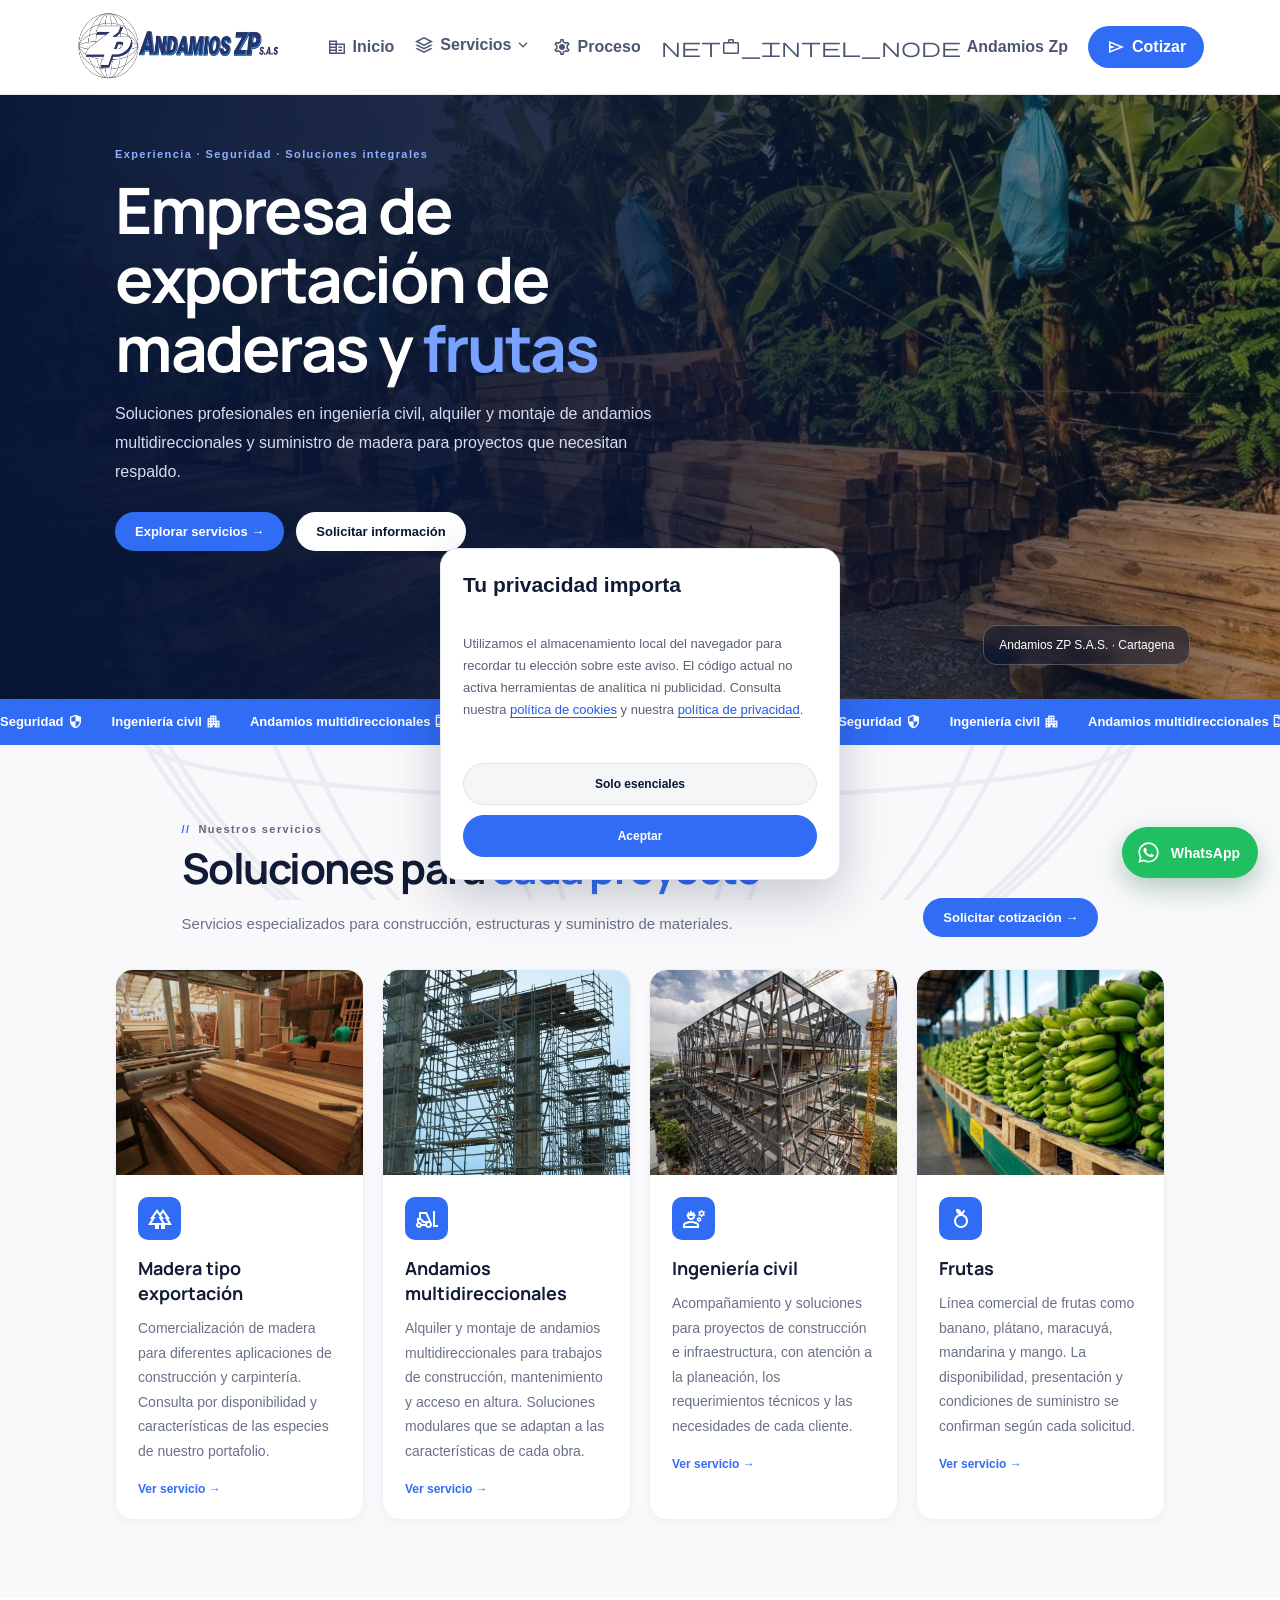
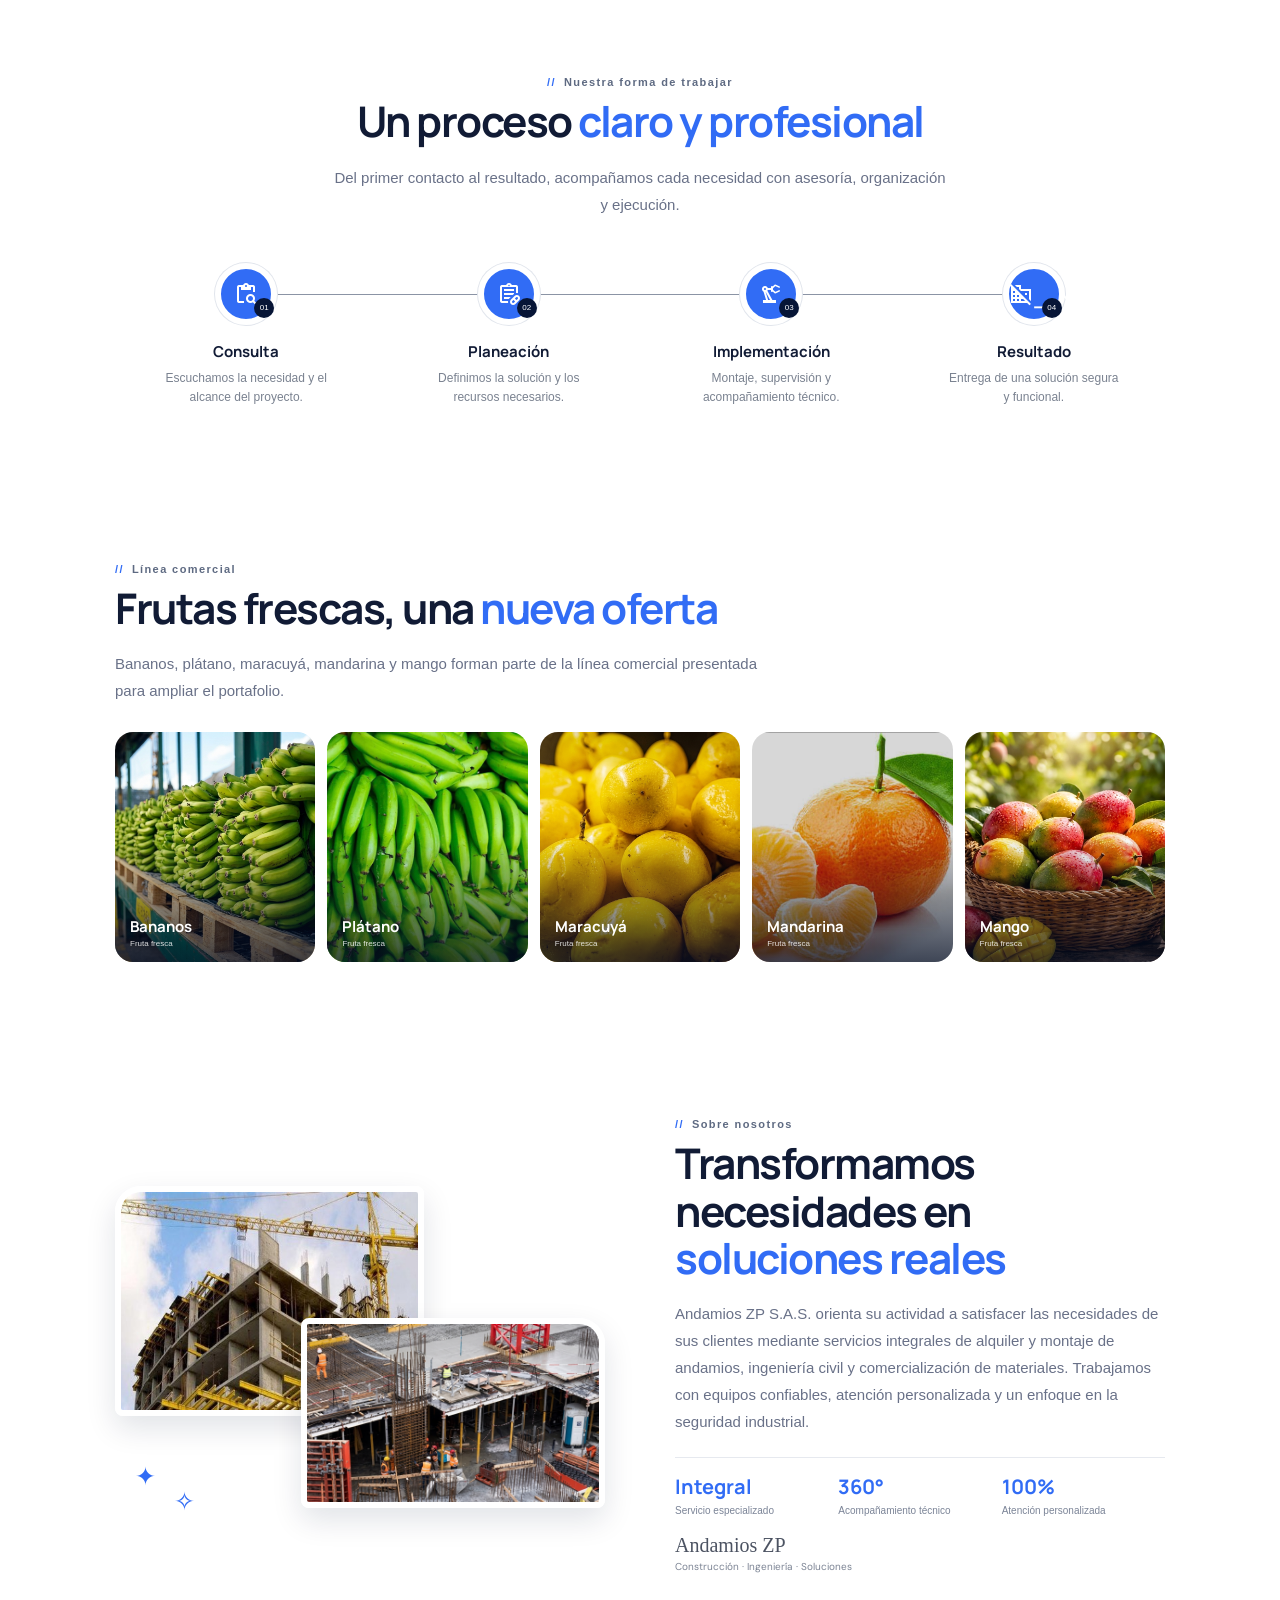
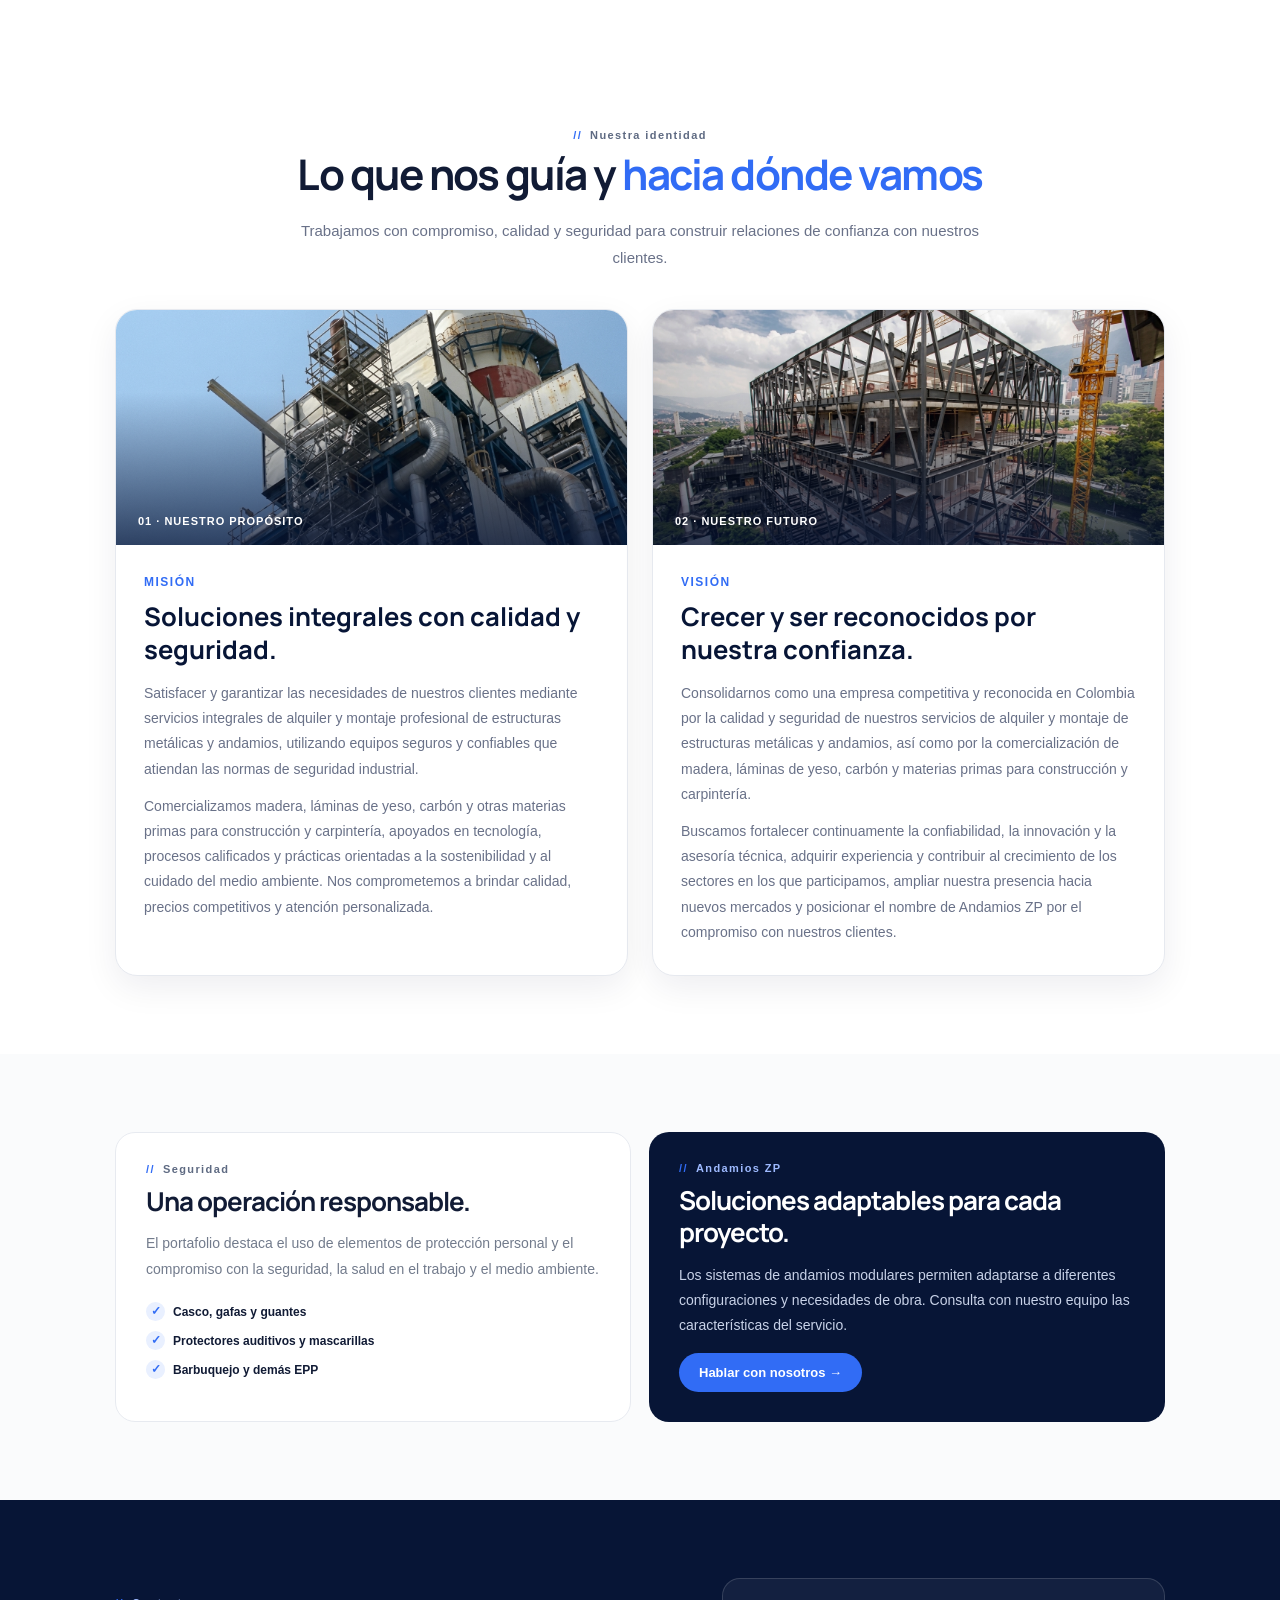
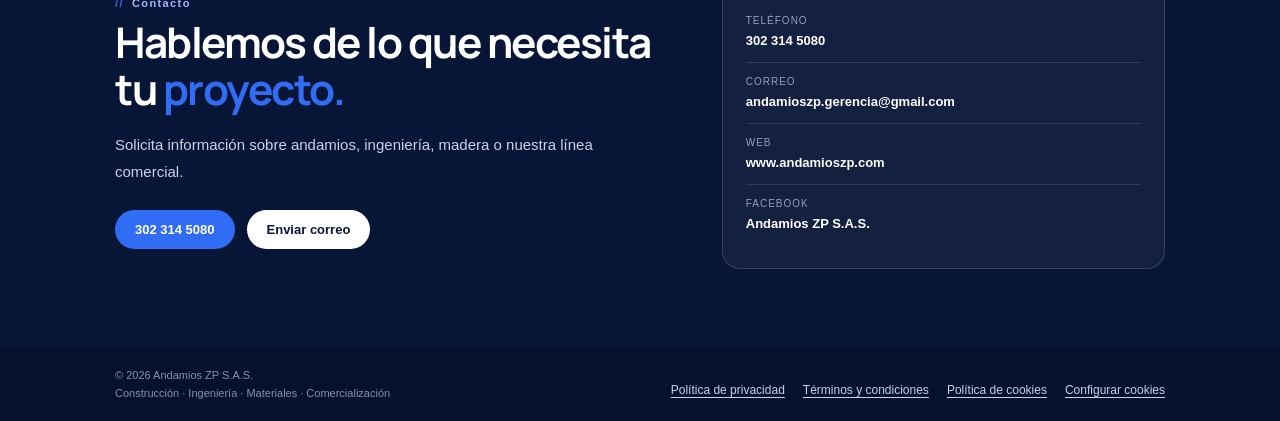
<file: index.html>
<!doctype html>
<html lang="es">
  <head>
    <meta charset="utf-8" />
    <meta name="viewport" content="width=device-width, initial-scale=1" />
    <meta name="referrer" content="strict-origin-when-cross-origin" />
    <meta name="theme-color" content="#071536" />

    <title>
      Andamios ZP S.A.S. | Construcción, Ingeniería y Soluciones Integrales
    </title>

    <meta
      name="description"
      content="Andamios ZP S.A.S. ofrece alquiler y montaje de andamios multidireccionales, ingeniería civil y comercialización de madera." />

    <link rel="preconnect" href="https://fonts.googleapis.com" />
    <link rel="preconnect" href="https://fonts.gstatic.com" crossorigin />
    <link
      href="https://fonts.googleapis.com/css2?family=DM+Sans:wght@400;500;600;700&family=Manrope:wght@700;800&display=swap"
      rel="stylesheet" />
    <link rel="stylesheet" href="/CSS/style.css" />
    <link rel="icon" href="/img/icono.ico" sizes="any" />
    <link
      href="https://fonts.googleapis.com/css2?family=Material+Symbols+Outlined"
      rel="stylesheet" />
    <link rel="preconnect" href="https://fonts.googleapis.com" />
    <link rel="preconnect" href="https://fonts.gstatic.com" crossorigin />
    <link
      href="https://fonts.googleapis.com/css2?family=Playfair+Display:ital,wght@0,400..900;1,400..900&display=swap"
      rel="stylesheet" />
  </head>

  <body>
    <div class="site">
      <header class="topbar" id="topbar">
        <a class="brand" href="#inicio">
          <img src="img/logo.png" alt="Logo Andamios ZP" />
        </a>

        <!-- NUEVO: botón hamburguesa (solo visible en móvil) -->
        <button
          class="nav-toggle"
          type="button"
          aria-label="Abrir menú"
          aria-expanded="false"
          aria-controls="main-nav">
          <span class="nav-toggle-bars" aria-hidden="true"></span>
        </button>

        <!-- NUEVO: id="main-nav" -->
        <nav class="nav" id="main-nav" aria-label="Navegación principal">
          <a href="#inicio">
            <span class="material-symbols-outlined"> corporate_fare </span
            >Inicio
          </a>

          <!-- Contenedor desplegable para Servicios -->
          <div class="dropdown">
            <a
              href="#servicios"
              class="dropdown-toggle"
              aria-haspopup="true"
              aria-expanded="false">
              <span class="material-symbols-outlined"> stacks </span>
              Servicios
              <span class="material-symbols-outlined dropdown-arrow">
                expand_more
              </span>
            </a>
            <div class="dropdown-menu">
              <a href="/paginas/madera.html">Madera exportable</a>
              <a href="/paginas/andamios-multidireccionales.html"
                >Andamios multidireccionales</a
              >
              <a href="/paginas/ingenieria-civil.html">Ingeniería civil</a>
              <a href="/paginas/frutas.html">Frutas exportables</a>
            </div>
          </div>

          <a href="#proceso">
            <span class="material-symbols-outlined"> settings </span>Proceso
          </a>
          <a href="#empresa">
            <span class="material-symbols-outlined"> network_intel_node </span
            >Andamios Zp
          </a>
          <a href="#contacto" class="nav-cta">
            <span class="material-symbols-outlined"> send </span>Cotizar
          </a>
        </nav>
      </header>

      <main>
        <!-- PORTADA -->
        <section class="hero" id="inicio">
          <div class="wrap hero-inner">
            <div class="hero-copy">
              <div class="mini">
                Experiencia · Seguridad · Soluciones integrales
              </div>

              <h1>
                Empresa de exportación de maderas y
                <span>frutas</span>
              </h1>

              <p>
                Soluciones profesionales en ingeniería civil, alquiler y montaje
                de andamios multidireccionales y suministro de madera para
                proyectos que necesitan respaldo.
              </p>

              <div class="actions">
                <a class="btn btn-blue" href="#servicios">
                  Explorar servicios →
                </a>

                <a class="btn btn-white" href="#contacto">
                  Solicitar información
                </a>
              </div>
            </div>
          </div>

          <div class="hero-badge">Andamios ZP S.A.S. · Cartagena</div>
        </section>

        <div class="ticker">
          <div class="ticker-track">
            <div class="ticker-group">
              <span>Seguridad</span>
              <span class="material-symbols-outlined"> security </span>
              <span>Ingeniería civil</span>
              <span class="material-symbols-outlined"> apartment </span>
              <span>Andamios multidireccionales</span>
              <span class="material-symbols-outlined"> p2p </span>
              <span>Madera</span>
              <span class="material-symbols-outlined"> carpenter </span>
              <span>Asesoría técnica</span>
              <span class="material-symbols-outlined"> support_agent </span>
              <span>Frutas</span>
              <span class="material-symbols-outlined"> nutrition </span>
            </div>

            <div class="ticker-group" aria-hidden="true">
              <span>Seguridad</span>
              <span class="material-symbols-outlined"> security </span>
              <span>Ingeniería civil</span>
              <span class="material-symbols-outlined"> apartment </span>
              <span>Andamios multidireccionales</span>
              <span class="material-symbols-outlined"> p2p </span>
              <span>Madera</span>
              <span class="material-symbols-outlined"> carpenter </span>
              <span>Asesoría técnica</span>
              <span class="material-symbols-outlined"> support_agent </span>
              <span>Frutas</span>
              <span class="material-symbols-outlined"> nutrition </span>
            </div>

            <div class="ticker-group" aria-hidden="true">
              <span>Seguridad</span>
              <span class="material-symbols-outlined"> security </span>
              <span>Ingeniería civil</span>
              <span class="material-symbols-outlined"> apartment </span>
              <span>Andamios multidireccionales</span>
              <span class="material-symbols-outlined"> p2p </span>
              <span>Madera</span>
              <span class="material-symbols-outlined"> carpenter </span>
              <span>Asesoría técnica</span>
              <span class="material-symbols-outlined"> support_agent </span>
              <span>Frutas</span>
              <span class="material-symbols-outlined"> nutrition </span>
            </div>
          </div>
        </div>

        <!-- SERVICIOS ACTUALIZADOS -->
        <section class="services" id="servicios">
          <div class="wrap">
            <div class="service-head">
              <div>
                <div class="eyebrow">Nuestros servicios</div>

                <h2 class="section-title">
                  Soluciones para
                  <span>cada proyecto</span>
                </h2>

                <p class="lead">
                  Servicios especializados para construcción, estructuras y
                  suministro de materiales.
                </p>
              </div>

              <a class="btn btn-blue" href="#contacto">
                Solicitar cotización →
              </a>
            </div>

            <div class="cards service-cards">
              <article class="card service-card">
                <img
                  class="service-image"
                  src="img/Servivo Madera (1).jpeg"
                  alt="Materiales de madera para carpintería"
                  loading="lazy" />

                <div class="service-card-content">
                  <div class="icon">
                    <span class="material-symbols-outlined"> forest </span>
                  </div>

                  <h3>Madera tipo exportación</h3>

                  <p>
                    Comercialización de madera para diferentes aplicaciones de
                    construcción y carpintería. Consulta por disponibilidad y
                    características de las especies de nuestro portafolio.
                  </p>

                  <a class="learn" href="/paginas/madera.html">
                    Ver servicio →
                  </a>
                </div>
              </article>

              <article class="card service-card">
                <img
                  class="service-image"
                  src="img/anamios.jpeg"
                  alt="Estructuras y trabajos en una obra"
                  loading="lazy" />

                <div class="service-card-content">
                  <div class="icon">
                    <span class="material-symbols-outlined"> forklift </span>
                  </div>

                  <h3>Andamios multidireccionales</h3>

                  <p>
                    Alquiler y montaje de andamios multidireccionales para
                    trabajos de construcción, mantenimiento y acceso en altura.
                    Soluciones modulares que se adaptan a las características de
                    cada obra.
                  </p>

                  <a
                    class="learn"
                    href="/paginas/andamios-multidireccionales.html">
                    Ver servicio →
                  </a>
                </div>
              </article>

              <article class="card service-card">
                <img
                  class="service-image"
                  src="img/Imagen1.jpg"
                  alt="Proyecto de construcción e ingeniería civil"
                  loading="lazy" />

                <div class="service-card-content">
                  <div class="icon">
                    <span class="material-symbols-outlined"> engineering </span>
                  </div>

                  <h3>Ingeniería civil</h3>

                  <p>
                    Acompañamiento y soluciones para proyectos de construcción e
                    infraestructura, con atención a la planeación, los
                    requerimientos técnicos y las necesidades de cada cliente.
                  </p>

                  <a class="learn" href="/paginas/ingenieria-civil.html">
                    Ver servicio →
                  </a>
                </div>
              </article>

              <article class="card service-card">
                <img
                  class="service-image"
                  src="img/banano.jpg"
                  alt="Frutas frescas de la línea comercial"
                  loading="lazy" />
                <div class="service-card-content">
                  <div class="icon">
                    <span class="material-symbols-outlined">nutrition</span>
                  </div>
                  <h3>Frutas</h3>
                  <p>
                    Línea comercial de frutas como banano, plátano, maracuyá,
                    mandarina y mango. La disponibilidad, presentación y
                    condiciones de suministro se confirman según cada solicitud.
                  </p>
                  <a class="learn" href="paginas/frutas.html">Ver servicio →</a>
                </div>
              </article>
            </div>
          </div>
        </section>

        <!-- PROCESO -->
        <section class="process" id="proceso">
          <div class="wrap">
            <div class="process-title">
              <div class="eyebrow">Nuestra forma de trabajar</div>

              <h2 class="section-title">
                Un proceso
                <span>claro y profesional</span>
              </h2>

              <p class="lead">
                Del primer contacto al resultado, acompañamos cada necesidad con
                asesoría, organización y ejecución.
              </p>
            </div>

            <div class="process-line">
              <div class="step">
                <div class="step-icon">
                  <span class="material-symbols-outlined">
                    content_paste_search
                  </span>
                  <span class="step-no">01</span>
                </div>
                <h4>Consulta</h4>
                <p>Escuchamos la necesidad y el alcance del proyecto.</p>
              </div>

              <div class="step">
                <div class="step-icon">
                  <span class="material-symbols-outlined"> prescriptions </span>
                  <span class="step-no">02</span>
                </div>
                <h4>Planeación</h4>
                <p>Definimos la solución y los recursos necesarios.</p>
              </div>

              <div class="step">
                <div class="step-icon">
                  <span class="material-symbols-outlined">
                    precision_manufacturing
                  </span>
                  <span class="step-no">03</span>
                </div>
                <h4>Implementación</h4>
                <p>Montaje, supervisión y acompañamiento técnico.</p>
              </div>

              <div class="step">
                <div class="step-icon">
                  <span class="material-symbols-outlined">
                    domain_disabled_check
                  </span>
                  <span class="step-no">04</span>
                </div>
                <h4>Resultado</h4>
                <p>Entrega de una solución segura y funcional.</p>
              </div>
            </div>
          </div>
        </section>

        <!-- FRUTAS: SECCIÓN CONSERVADA -->
        <section class="fruits">
          <div class="wrap">
            <div class="eyebrow">Línea comercial</div>

            <h2 class="section-title">
              Frutas frescas, una <span>nueva oferta</span>
            </h2>

            <p class="lead" style="max-width:650px">
              Bananos, plátano, maracuyá, mandarina y mango forman parte de la
              línea comercial presentada para ampliar el portafolio.
            </p>

            <div class="fruit-grid">
              <article class="fruit">
                <img src="img/banano.jpg" alt="Bananos" />
                <div class="fruit-name">
                  <b>Bananos</b><span>Fruta fresca</span>
                </div>
              </article>

              <article class="fruit">
                <img src="img/platano.jpg" alt="Plátano" />
                <div class="fruit-name">
                  <b>Plátano</b><span>Fruta fresca</span>
                </div>
              </article>

              <article class="fruit">
                <img src="img/maracuya.jpg" alt="Maracuyá" />
                <div class="fruit-name">
                  <b>Maracuyá</b><span>Fruta fresca</span>
                </div>
              </article>

              <article class="fruit">
                <img src="img/mandarina.jpg" alt="Mandarina" />
                <div class="fruit-name">
                  <b>Mandarina</b><span>Fruta fresca</span>
                </div>
              </article>

              <article class="fruit">
                <img src="img/mango.jpg" alt="Mango" />
                <div class="fruit-name">
                  <b>Mango</b><span>Fruta fresca</span>
                </div>
              </article>
            </div>
          </div>
        </section>

        <!-- SOBRE NOSOTROS -->
        <section class="about" id="empresa">
          <div class="wrap about-grid">
            <div class="visual">
              <div class="photo-main">
                <img src="img/Imagen2.jpg" alt="arquitecturación" />
              </div>

              <div class="photo-small">
                <img src="img/Imagen4.jpg" alt="arquitecturas" />
              </div>

              <div class="spark s1">✦</div>
              <div class="spark s2">✧</div>
            </div>

            <div>
              <div class="eyebrow">Sobre nosotros</div>

              <h2 class="section-title">
                Transformamos necesidades en
                <span>soluciones reales</span>
              </h2>

              <p class="lead">
                Andamios ZP S.A.S. orienta su actividad a satisfacer las
                necesidades de sus clientes mediante servicios integrales de
                alquiler y montaje de andamios, ingeniería civil y
                comercialización de materiales. Trabajamos con equipos
                confiables, atención personalizada y un enfoque en la seguridad
                industrial.
              </p>

              <div class="stats">
                <div class="stat">
                  <b>Integral</b>
                  <span>Servicio especializado</span>
                </div>

                <div class="stat">
                  <b>360°</b>
                  <span>Acompañamiento técnico</span>
                </div>

                <div class="stat">
                  <b>100%</b>
                  <span>Atención personalizada</span>
                </div>
              </div>

              <div class="signature">
                Andamios ZP
                <small>Construcción · Ingeniería · Soluciones</small>
              </div>
            </div>
          </div>
        </section>

        <!-- MISIÓN Y VISIÓN -->
        <section class="mission-vision" id="mision-vision">
          <div class="wrap">
            <div class="mission-heading">
              <div class="eyebrow">Nuestra identidad</div>

              <h2 class="section-title">
                Lo que nos guía y
                <span>hacia dónde vamos</span>
              </h2>

              <p class="lead">
                Trabajamos con compromiso, calidad y seguridad para construir
                relaciones de confianza con nuestros clientes.
              </p>
            </div>

            <div class="mission-grid">
              <article class="mission-card">
                <div class="mission-image">
                  <img
                    src="/img/Imagen3.jpg"
                    alt="Edificios y proyectos de construcción"
                    loading="lazy" />

                  <span class="mission-label"> 01 · Nuestro propósito </span>
                </div>

                <div class="mission-copy">
                  <span class="mission-kicker">Misión</span>

                  <h3>Soluciones integrales con calidad y seguridad.</h3>

                  <p>
                    Satisfacer y garantizar las necesidades de nuestros clientes
                    mediante servicios integrales de alquiler y montaje
                    profesional de estructuras metálicas y andamios, utilizando
                    equipos seguros y confiables que atiendan las normas de
                    seguridad industrial.
                  </p>

                  <p>
                    Comercializamos madera, láminas de yeso, carbón y otras
                    materias primas para construcción y carpintería, apoyados en
                    tecnología, procesos calificados y prácticas orientadas a la
                    sostenibilidad y al cuidado del medio ambiente. Nos
                    comprometemos a brindar calidad, precios competitivos y
                    atención personalizada.
                  </p>
                </div>
              </article>

              <article class="mission-card">
                <div class="mission-image">
                  <img
                    src="/img/Imagen5.jpg"
                    alt="Arquitectura moderna y desarrollo de proyectos"
                    loading="lazy" />

                  <span class="mission-label"> 02 · Nuestro futuro </span>
                </div>

                <div class="mission-copy">
                  <span class="mission-kicker">Visión</span>

                  <h3>Crecer y ser reconocidos por nuestra confianza.</h3>

                  <p>
                    Consolidarnos como una empresa competitiva y reconocida en
                    Colombia por la calidad y seguridad de nuestros servicios de
                    alquiler y montaje de estructuras metálicas y andamios, así
                    como por la comercialización de madera, láminas de yeso,
                    carbón y materias primas para construcción y carpintería.
                  </p>

                  <p>
                    Buscamos fortalecer continuamente la confiabilidad, la
                    innovación y la asesoría técnica, adquirir experiencia y
                    contribuir al crecimiento de los sectores en los que
                    participamos, ampliar nuestra presencia hacia nuevos
                    mercados y posicionar el nombre de Andamios ZP por el
                    compromiso con nuestros clientes.
                  </p>
                </div>
              </article>
            </div>
          </div>
        </section>

        <!-- SEGURIDAD -->
        <section class="safety">
          <div class="wrap safety-grid">
            <div class="safe-card">
              <div class="eyebrow">Seguridad</div>

              <h3>Una operación responsable.</h3>

              <p>
                El portafolio destaca el uso de elementos de protección personal
                y el compromiso con la seguridad, la salud en el trabajo y el
                medio ambiente.
              </p>

              <div class="checks">
                <div class="check">Casco, gafas y guantes</div>
                <div class="check">Protectores auditivos y mascarillas</div>
                <div class="check">Barbuquejo y demás EPP</div>
              </div>
            </div>

            <div class="safe-card blue">
              <div class="eyebrow" style="color:#9ebaff">Andamios ZP</div>

              <h3>Soluciones adaptables para cada proyecto.</h3>

              <p>
                Los sistemas de andamios modulares permiten adaptarse a
                diferentes configuraciones y necesidades de obra. Consulta con
                nuestro equipo las características del servicio.
              </p>

              <a class="btn btn-blue" href="#contacto">
                Hablar con nosotros →
              </a>
            </div>
          </div>
        </section>

        <!-- CONTACTO -->
        <section class="contact" id="contacto">
          <div class="wrap contact-grid">
            <div>
              <div class="eyebrow" style="color:#9ebaff">Contacto</div>

              <h2 class="section-title">
                Hablemos de lo que necesita tu
                <span>proyecto.</span>
              </h2>

              <p class="lead">
                Solicita información sobre andamios, ingeniería, madera o
                nuestra línea comercial.
              </p>

              <div class="actions">
                <a class="btn btn-blue" href="tel:+573023145080">
                  302 314 5080
                </a>

                <a
                  class="btn btn-white"
                  href="mailto:andamioszp.gerencia@gmail.com">
                  Enviar correo
                </a>
              </div>
            </div>

            <div class="contact-card">
              <div class="contact-line">
                <small>Teléfono</small>
                <b>302 314 5080</b>
              </div>

              <div class="contact-line">
                <small>Correo</small>
                <b>andamioszp.gerencia@gmail.com</b>
              </div>

              <div class="contact-line">
                <small>Web</small>
                <b>www.andamioszp.com</b>
              </div>

              <div class="contact-line">
                <small>Facebook</small>
                <b>Andamios ZP S.A.S.</b>
              </div>
            </div>
          </div>
        </section>
      </main>

      <footer class="footer">
        <div class="wrap footer-inner">
          <div>
            <span
              >© <span id="current-year">2026</span> Andamios ZP S.A.S.</span
            >
            <span
              >Construcción · Ingeniería · Materiales · Comercialización</span
            >
          </div>
          <nav class="footer-legal" aria-label="Información legal">
            <a href="paginas/politica-privacidad.html"
              >Política de privacidad</a
            >
            <a href="paginas/terminos-condiciones.html"
              >Términos y condiciones</a
            >
            <a href="paginas/politica-cookies.html">Política de cookies</a>
            <button
              type="button"
              class="footer-cookie-button"
              data-cookie-settings>
              Configurar cookies
            </button>
          </nav>
        </div>
      </footer>
    </div>

    <!-- BOTÓN FLOTANTE DE WHATSAPP -->
    <a
      class="whatsapp-float"
      href="https://wa.me/573023145080?text=Hola%2C%20Andamios%20ZP.%20Quiero%20solicitar%20informaci%C3%B3n%20sobre%20sus%20servicios."
      target="_blank"
      rel="noopener noreferrer"
      aria-label="Contactar a Andamios ZP por WhatsApp">
      <svg viewBox="0 0 32 32" aria-hidden="true">
        <path
          d="M16.04 3C8.9 3 3.1 8.78 3.1 15.9c0 2.28.6 4.5 1.75 6.47L3 29l6.82-1.78a12.98 12.98 0 0 0 6.2 1.58h.01c7.13 0 12.93-5.79 12.94-12.9A12.84 12.84 0 0 0 25.18 6.7 12.84 12.84 0 0 0 16.04 3Zm0 23.6h-.01a10.8 10.8 0 0 1-5.5-1.5l-.4-.24-4.05 1.06 1.08-3.94-.26-.41a10.72 10.72 0 0 1-1.65-5.67c0-5.95 4.85-10.8 10.81-10.8 2.88 0 5.59 1.13 7.63 3.17a10.72 10.72 0 0 1 3.16 7.64c0 5.95-4.85 10.79-10.81 10.79Zm5.93-8.08c-.32-.16-1.9-.94-2.2-1.05-.3-.11-.51-.16-.73.16-.21.32-.83 1.05-1.02 1.27-.19.21-.38.24-.7.08-.32-.16-1.35-.5-2.57-1.58-.95-.84-1.59-1.88-1.78-2.2-.19-.32-.02-.49.14-.65.14-.14.32-.38.48-.57.16-.19.21-.32.32-.54.1-.21.05-.4-.03-.56-.08-.16-.73-1.75-1-2.39-.26-.62-.53-.54-.73-.55h-.62c-.21 0-.56.08-.86.4-.3.32-1.13 1.1-1.13 2.68 0 1.59 1.16 3.12 1.32 3.34.16.21 2.28 3.48 5.53 4.88.77.33 1.37.52 1.84.66.77.24 1.47.2 2.02.12.62-.09 1.9-.78 2.17-1.53.27-.75.27-1.4.19-1.53-.08-.13-.3-.21-.62-.37Z" />
      </svg>
      <span>WhatsApp</span>
    </a>

    <!-- ANIMACIONES AL DESPLAZARSE -->
    <script>
            (() => {
              const items = document.querySelectorAll(
                'main > section:not(.fruits), .service-card, .step, .mission-card, .safe-card'
              );

              if (!("IntersectionObserver" in window)) {
                items.forEach((item) => item.classList.add("is-visible"));
                return;
              }

              items.forEach((item, index) => {
                item.classList.add("scroll-reveal");
                item.style.setProperty(
                  "--reveal-delay",
                  `${(index % 4) * 90}ms`
                );
              });

              const observer = new IntersectionObserver(
                (entries, currentObserver) => {
                  entries.forEach((entry) => {
                    if (entry.isIntersecting) {
                      entry.target.classList.add("is-visible");
                      currentObserver.unobserve(entry.target);
                    }
                  });
                },
                {
                  threshold: 0.12,
                  rootMargin: "0px 0px -35px 0px"
                }
              );

              items.forEach((item) => observer.observe(item));
            })();

            document.addEventListener("DOMContentLoaded", () => {
        const dropdown = document.querySelector(".dropdown");
        const toggle = dropdown.querySelector(".dropdown-toggle");

        toggle.addEventListener("click", (e) => {
          e.preventDefault(); // Evita que salte de inmediato al ancla si lo deseas
          const menu = dropdown.querySelector(".dropdown-menu");
          const isOpen = menu.style.display === "flex";
          menu.style.display = isOpen ? "none" : "flex";
        });

        // Cerrar si se hace clic fuera del menú
        document.addEventListener("click", (e) => {
          if (!dropdown.contains(e.target)) {
            dropdown.querySelector(".dropdown-menu").style.display = "none";
          }
        });
      });
    </script>

    <aside
      class="cookie-banner"
      id="cookie-banner"
      role="dialog"
      aria-labelledby="cookie-title"
      aria-describedby="cookie-description"
      hidden>
      <h2 id="cookie-title">Tu privacidad importa</h2>

      <p id="cookie-description">
        Utilizamos el almacenamiento local del navegador para recordar tu
        elección sobre este aviso. El código actual no activa herramientas de
        analítica ni publicidad. Consulta nuestra
        <a href="paginas/politica-cookies.html">política de cookies</a>
        y nuestra
        <a href="paginas/politica-privacidad.html">política de privacidad</a>.
      </p>

      <div class="cookie-actions">
        <button type="button" id="cookie-reject">Solo esenciales</button>

        <button type="button" class="accept-all" id="cookie-accept">
          Aceptar
        </button>
      </div>
    </aside>

    <script src="js/cookies.js" defer></script>
    <script>
      const yearNode = document.getElementById("current-year");
      if (yearNode) yearNode.textContent = new Date().getFullYear();

      (function () {
        var header = document.getElementById("topbar");
        if (!header) return;

        var toggle = header.querySelector(".nav-toggle");
        var nav = header.querySelector(".nav");
        var dropdown = header.querySelector(".dropdown");
        var dropToggle = header.querySelector(".dropdown-toggle");
        var mq = window.matchMedia("(max-width: 900px)");

        function setDropdown(open) {
          if (!dropdown) return;
          dropdown.classList.toggle("is-open", open);
          dropToggle.setAttribute("aria-expanded", String(open));
        }

        function setMenu(open) {
          header.classList.toggle("is-menu-open", open);
          document.body.classList.toggle("menu-open", open);
          toggle.setAttribute("aria-expanded", String(open));
          toggle.setAttribute("aria-label", open ? "Cerrar menú" : "Abrir menú");
          if (!open) setDropdown(false);
        }

        toggle.addEventListener("click", function () {
          setMenu(!header.classList.contains("is-menu-open"));
        });

        // Acordeón de "Servicios" (solo móvil; en escritorio sigue el hover)
        if (dropToggle) {
          dropToggle.addEventListener("click", function (e) {
            if (!mq.matches) return;
            e.preventDefault();
            setDropdown(!dropdown.classList.contains("is-open"));
          });
        }

        // Cerrar al elegir un enlace real
        nav.addEventListener("click", function (e) {
          var link = e.target.closest("a");
          if (!link || link === dropToggle) return;
          setMenu(false);
        });

        // Escape cierra y devuelve el foco al botón
        document.addEventListener("keydown", function (e) {
          if (e.key === "Escape" && header.classList.contains("is-menu-open")) {
            setMenu(false);
            toggle.focus();
          }
        });

        // Tocar fuera cierra
        document.addEventListener("click", function (e) {
          if (header.classList.contains("is-menu-open") && !header.contains(e.target)) {
            setMenu(false);
          }
        });

        // Al pasar a escritorio, restablecer
        mq.addEventListener("change", function (e) {
          if (!e.matches) setMenu(false);
        });
      })();
    </script>
  </body>
</html>
</file>
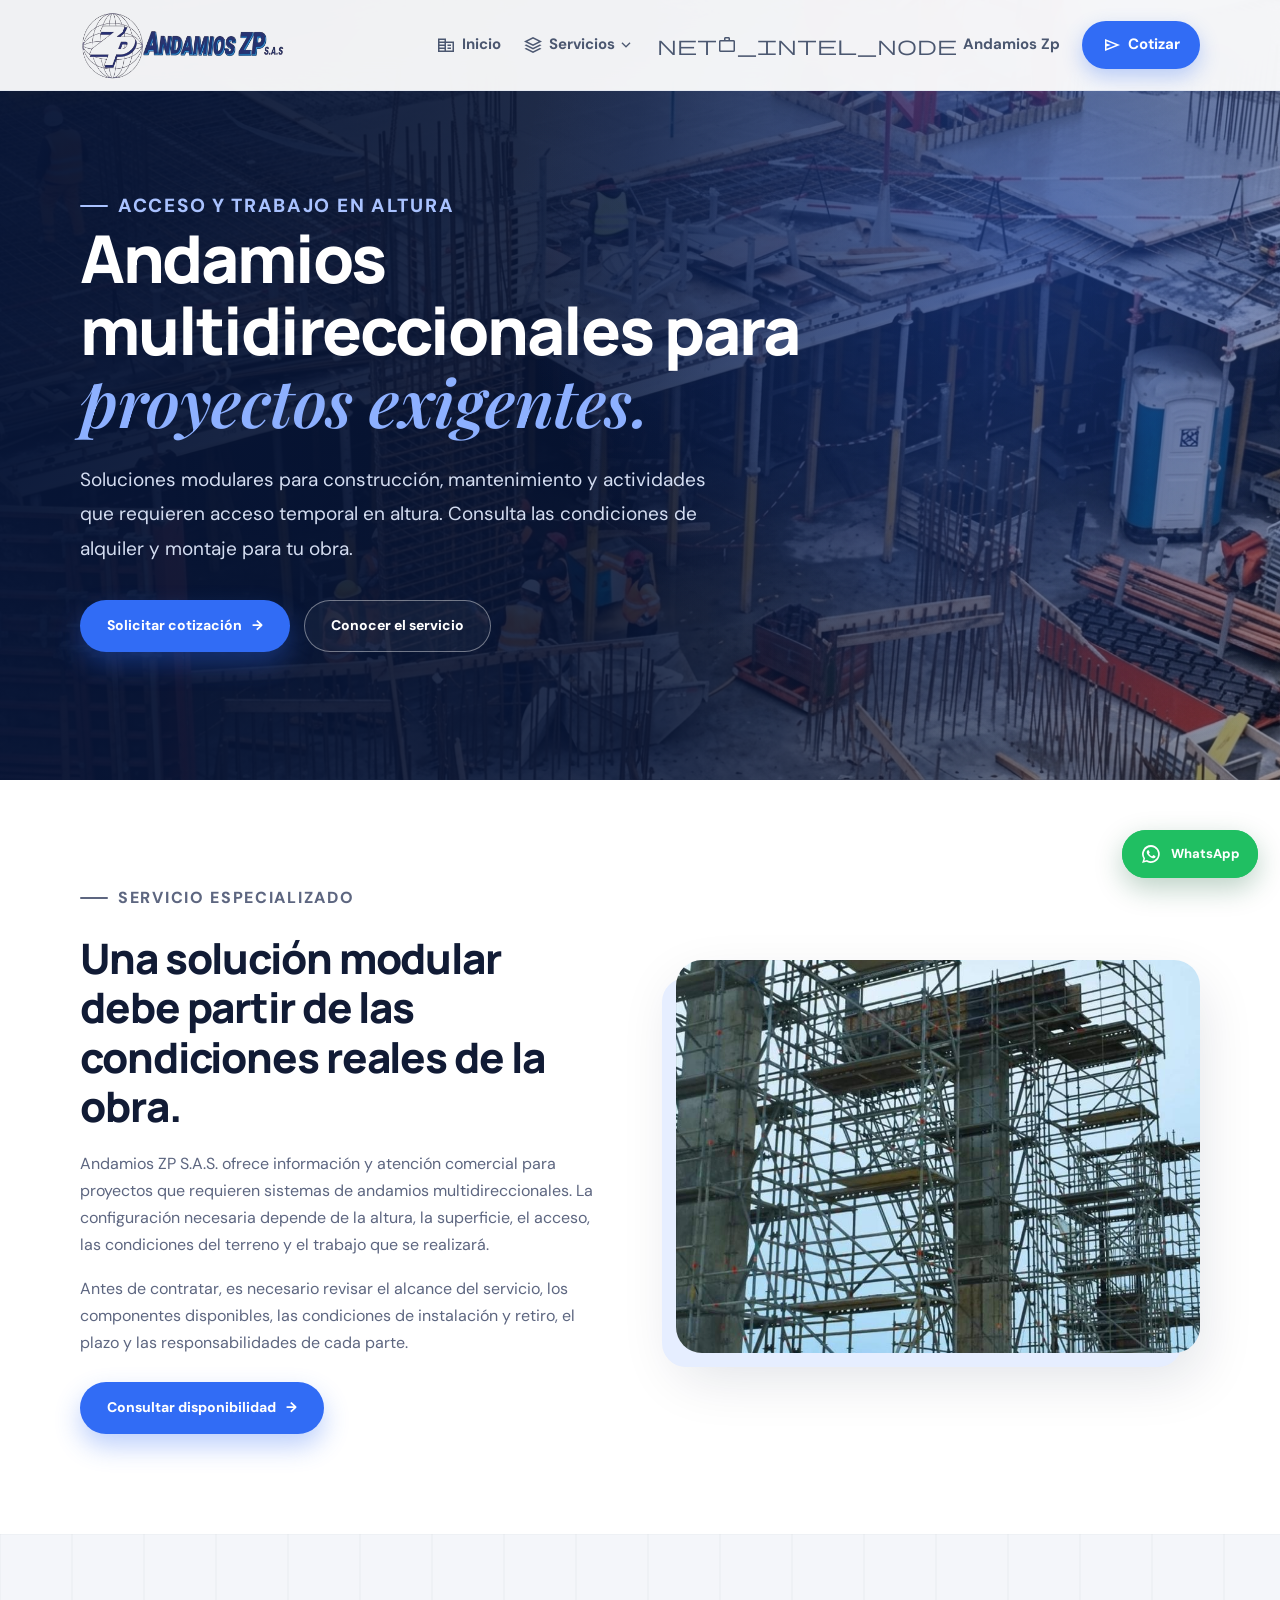
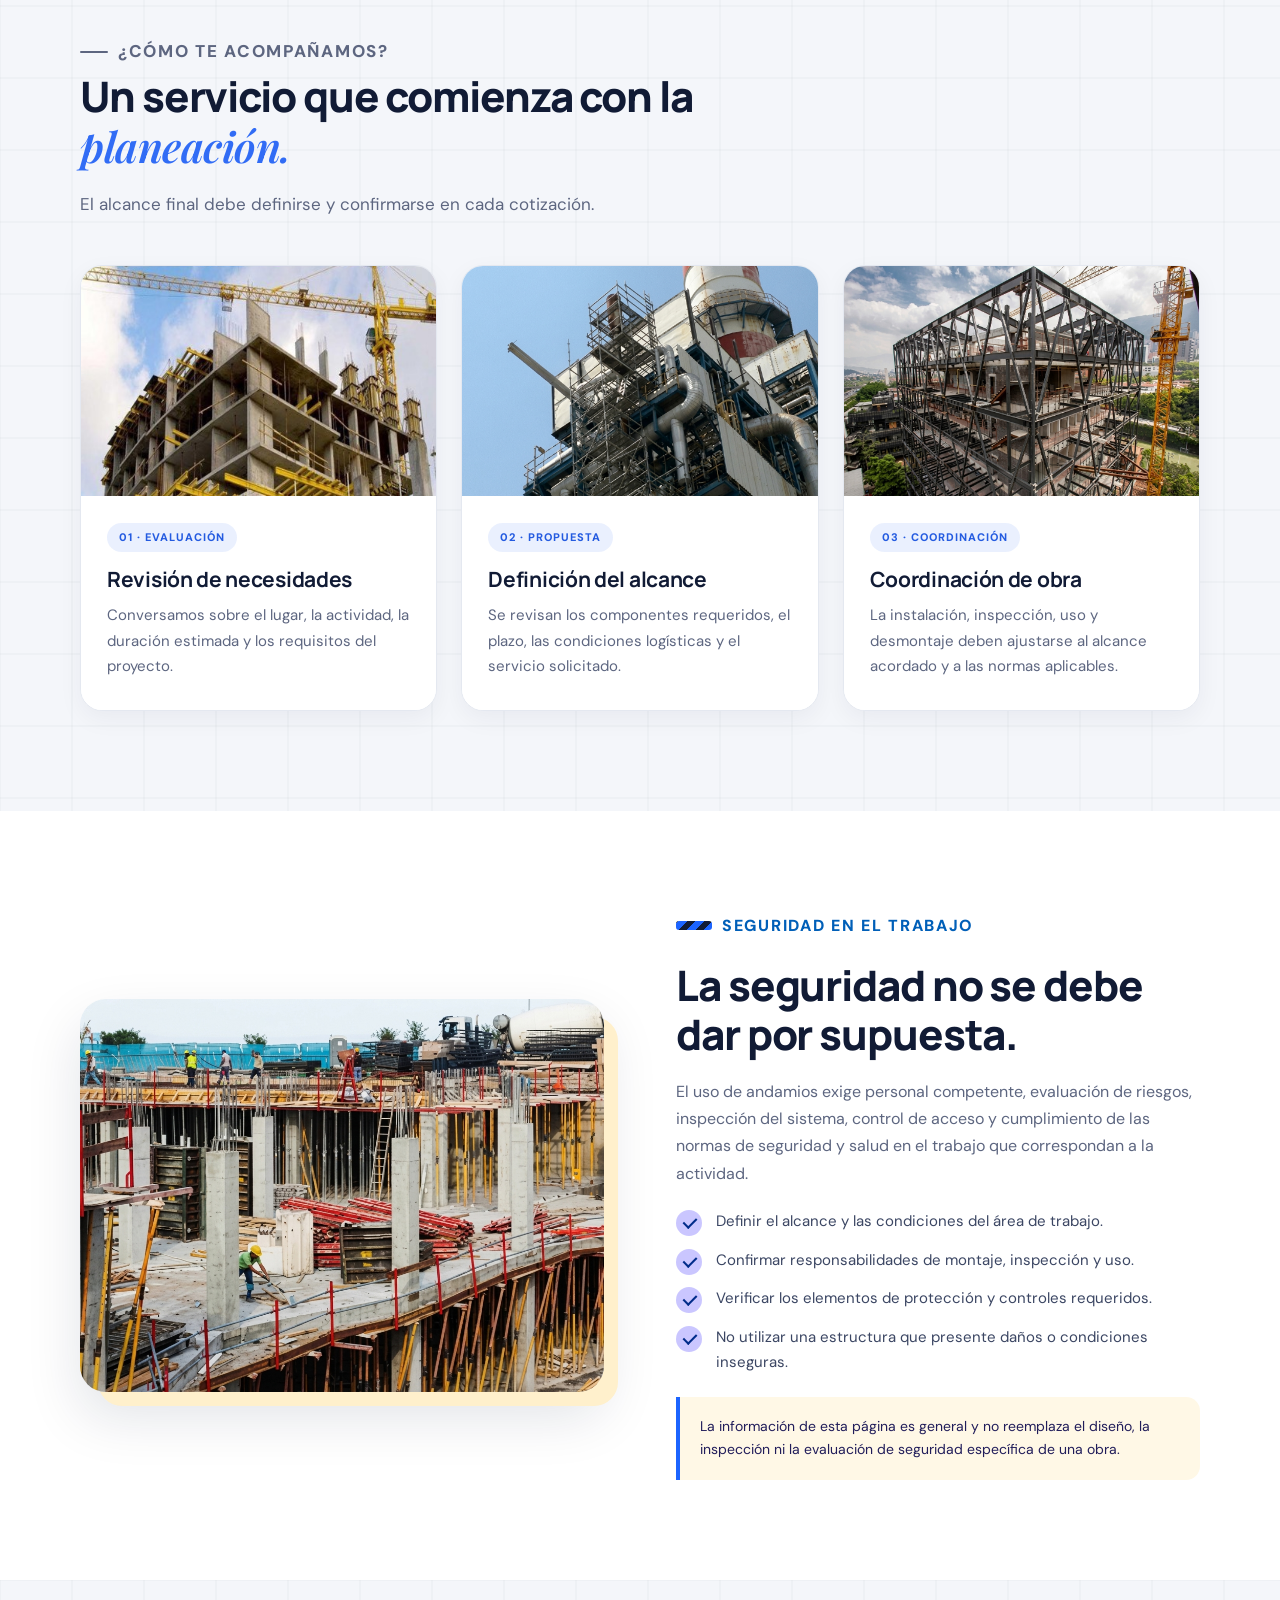
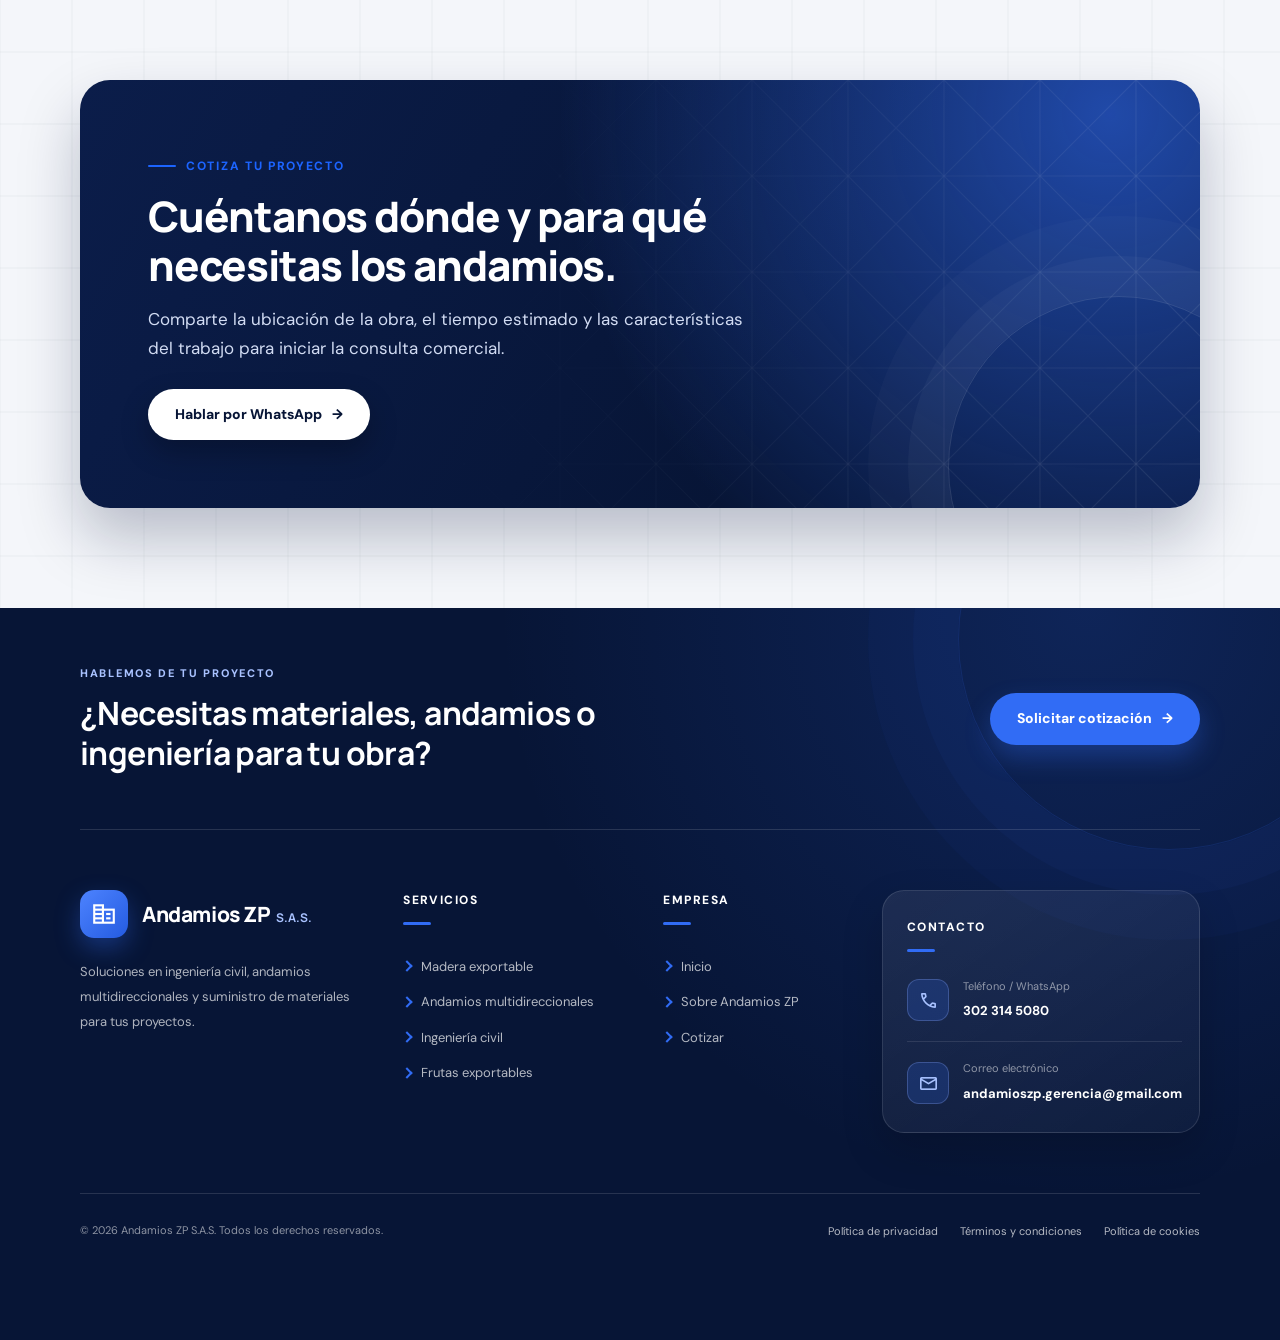
<file: paginas/andamios-multidireccionales.html>
<!doctype html>
<html lang="es">
  <head>
    <meta charset="utf-8" />
    <meta name="viewport" content="width=device-width, initial-scale=1" />
    <meta name="referrer" content="strict-origin-when-cross-origin" />
    <meta name="theme-color" content="#071536" />
    <meta
      name="description"
      content="Consulta el servicio de alquiler y montaje de andamios multidireccionales de Andamios ZP S.A.S. para obras, mantenimiento y acceso en altura." />
    <title>Andamios multidireccionales | Andamios ZP S.A.S.</title>
    <link
      rel="canonical"
      href="https://www.andamioszp.com/paginas/andamios-multidireccionales.html" />
    <link rel="preconnect" href="https://fonts.googleapis.com" />
    <link rel="preconnect" href="https://fonts.gstatic.com" crossorigin />
    <link
      href="https://fonts.googleapis.com/css2?family=DM+Sans:wght@400;500;600;700;800&family=Manrope:wght@600;700;800&display=swap"
      rel="stylesheet" />
    <link rel="stylesheet" href="../CSS/andamios.css" />
    <link rel="icon" href="/img/icono.ico" sizes="any" />

    <link
      href="https://fonts.googleapis.com/css2?family=Material+Symbols+Outlined"
      rel="stylesheet" />
    <link rel="preconnect" href="https://fonts.googleapis.com" />
    <link rel="preconnect" href="https://fonts.gstatic.com" crossorigin />
    <link
      href="https://fonts.googleapis.com/css2?family=Playfair+Display:ital,wght@0,400..900;1,400..900&display=swap"
      rel="stylesheet" />
  </head>
  <body>
    <div class="page-site">
      <header class="page-header" id="page-header">
        <div class="page-wrap page-header-inner">
          <a
            class="page-brand"
            href="../index.html"
            aria-label="Andamios ZP, inicio"
            ><img src="../img/logo.png" alt="Logo de Andamios ZP S.A.S."
          /></a>

          <!-- NUEVO: botón hamburguesa (solo visible en móvil) -->
          <button
            class="page-toggle"
            type="button"
            aria-label="Abrir menú"
            aria-expanded="false"
            aria-controls="page-nav">
            <span class="page-toggle-bars" aria-hidden="true"></span>
          </button>

          <!-- NUEVO: id="page-nav" -->
          <nav class="page-nav" id="page-nav" aria-label="Navegación principal">
            <a href="../index.html"
              ><span class="material-symbols-outlined"> corporate_fare </span
              >Inicio</a
            >

            <div class="dropdown">
              <a
                href="#servicios"
                class="dropdown-toggle"
                aria-haspopup="true"
                aria-expanded="false">
                <span class="material-symbols-outlined"> stacks </span>
                Servicios
                <span class="material-symbols-outlined dropdown-arrow">
                  expand_more
                </span>
              </a>
              <div class="dropdown-menu">
                <a href="./madera.html">Madera exportable</a>
                <a href="./ingenieria-civil.html">Ingeniería civil</a>
                <a href="./frutas.html">Frutas exportables</a>
              </div>
              <a href="/index.html#empresa">
                <span class="material-symbols-outlined">
                  network_intel_node </span
                >Andamios Zp
              </a>
            </div>

            <a
              class="page-nav-cta"
              href="https://wa.me/573023145080?text=Hola%2C%20quiero%20cotizar%20andamios"
              target="_blank"
              rel="noopener noreferrer"
              ><span class="material-symbols-outlined"> send </span>Cotizar</a
            >
          </nav>
        </div>
      </header>

      <main>
        <section
          class="page-hero"
          style="background-image:url('../img/Imagen4.jpg')">
          <div class="page-wrap page-hero-content page-reveal">
            <p class="page-eyebrow">Acceso y trabajo en altura</p>
            <h1>
              Andamios multidireccionales para <span>proyectos exigentes.</span>
            </h1>
            <p>
              Soluciones modulares para construcción, mantenimiento y
              actividades que requieren acceso temporal en altura. Consulta las
              condiciones de alquiler y montaje para tu obra.
            </p>
            <div class="page-actions">
              <a
                class="page-btn page-btn-primary"
                href="https://wa.me/573023145080?text=Hola%2C%20necesito%20cotizar%20andamios%20multidireccionales"
                target="_blank"
                rel="noopener noreferrer"
                >Solicitar cotización</a
              >
              <a class="page-btn page-btn-outline" href="#servicio"
                >Conocer el servicio</a
              >
            </div>
          </div>
        </section>

        <section class="page-section" id="servicio">
          <div class="page-wrap page-two-column">
            <div class="page-content">
              <p class="page-eyebrow">Servicio especializado</p>
              <h2>
                Una solución modular debe partir de las condiciones reales de la
                obra.
              </h2>
              <p>
                Andamios ZP S.A.S. ofrece información y atención comercial para
                proyectos que requieren sistemas de andamios multidireccionales.
                La configuración necesaria depende de la altura, la superficie,
                el acceso, las condiciones del terreno y el trabajo que se
                realizará.
              </p>
              <p>
                Antes de contratar, es necesario revisar el alcance del
                servicio, los componentes disponibles, las condiciones de
                instalación y retiro, el plazo y las responsabilidades de cada
                parte.
              </p>
              <a
                class="page-btn page-btn-primary"
                href="https://wa.me/573023145080?text=Quiero%20consultar%20disponibilidad%20de%20andamios"
                target="_blank"
                rel="noopener noreferrer"
                >Consultar disponibilidad</a
              >
            </div>
            <img
              class="page-feature-image"
              src="../img/anamios.jpeg"
              alt="Estructura de andamios en una obra"
              loading="lazy" />
          </div>
        </section>

        <section class="page-section page-section-light">
          <div class="page-wrap">
            <div class="page-section-heading">
              <p class="page-eyebrow">¿Cómo te acompañamos?</p>
              <h2>Un servicio que comienza con la <span>planeación.</span></h2>
              <p>
                El alcance final debe definirse y confirmarse en cada
                cotización.
              </p>
            </div>
            <div class="page-cards">
              <article class="page-card">
                <img
                  src="../img/Imagen2.jpg"
                  alt="Personal trabajando en una obra de construcción"
                  loading="lazy" />
                <div class="page-card-content">
                  <span class="page-number">01 · EVALUACIÓN</span>
                  <h3>Revisión de necesidades</h3>
                  <p>
                    Conversamos sobre el lugar, la actividad, la duración
                    estimada y los requisitos del proyecto.
                  </p>
                </div>
              </article>
              <article class="page-card">
                <img
                  src="../img/Imagen3.jpg"
                  alt="Planos y planificación de una obra"
                  loading="lazy" />
                <div class="page-card-content">
                  <span class="page-number">02 · PROPUESTA</span>
                  <h3>Definición del alcance</h3>
                  <p>
                    Se revisan los componentes requeridos, el plazo, las
                    condiciones logísticas y el servicio solicitado.
                  </p>
                </div>
              </article>
              <article class="page-card">
                <img
                  src="/img/Imagen5.jpg"
                  alt="Estructura temporal para trabajos de obra"
                  loading="lazy" />
                <div class="page-card-content">
                  <span class="page-number">03 · COORDINACIÓN</span>
                  <h3>Coordinación de obra</h3>
                  <p>
                    La instalación, inspección, uso y desmontaje deben ajustarse
                    al alcance acordado y a las normas aplicables.
                  </p>
                </div>
              </article>
            </div>
          </div>
        </section>

        <section class="page-section">
          <div class="page-wrap page-two-column">
            <div class="page-content">
              <p class="page-eyebrow">Seguridad en el trabajo</p>
              <h2>La seguridad no se debe dar por supuesta.</h2>
              <p>
                El uso de andamios exige personal competente, evaluación de
                riesgos, inspección del sistema, control de acceso y
                cumplimiento de las normas de seguridad y salud en el trabajo
                que correspondan a la actividad.
              </p>
              <ul>
                <li>
                  Definir el alcance y las condiciones del área de trabajo.
                </li>
                <li>
                  Confirmar responsabilidades de montaje, inspección y uso.
                </li>
                <li>
                  Verificar los elementos de protección y controles requeridos.
                </li>
                <li>
                  No utilizar una estructura que presente daños o condiciones
                  inseguras.
                </li>
              </ul>
              <p>
                La información de esta página es general y no reemplaza el
                diseño, la inspección ni la evaluación de seguridad específica
                de una obra.
              </p>
            </div>
            <img
              class="page-feature-image"
              src="../img/hero-andamios.jpg"
              alt="Personal técnico revisando un entorno de trabajo"
              loading="lazy" />
          </div>
        </section>

        <section class="page-section page-section-light">
          <div class="page-wrap">
            <div class="page-cta">
              <p class="page-eyebrow">Cotiza tu proyecto</p>
              <h2>Cuéntanos dónde y para qué necesitas los andamios.</h2>
              <p>
                Comparte la ubicación de la obra, el tiempo estimado y las
                características del trabajo para iniciar la consulta comercial.
              </p>
              <a
                class="page-btn page-btn-primary"
                href="https://wa.me/573023145080?text=Hola%2C%20quiero%20cotizar%20un%20servicio%20de%20andamios"
                target="_blank"
                rel="noopener noreferrer"
                >Hablar por WhatsApp</a
              >
            </div>
          </div>
        </section>
      </main>

      <footer class="page-footer">
        <div class="page-wrap">
          <!-- Llamado a la acción -->
          <div class="footer-cta">
            <div class="footer-cta-text">
              <p class="footer-kicker">Hablemos de tu proyecto</p>
              <h2>
                ¿Necesitas materiales, andamios o ingeniería para tu obra?
              </h2>
            </div>
            <a
              class="page-btn page-btn-primary"
              href="https://wa.me/573023145080?text=Hola%2C%20quiero%20cotizar%20un%20proyecto"
              target="_blank"
              rel="noopener noreferrer"
              >Solicitar cotización</a
            >
          </div>

          <div class="footer-main">
            <!-- Marca -->
            <div class="footer-column footer-brand">
              <a
                class="footer-logo"
                href="../index.html"
                aria-label="Andamios ZP, inicio">
                <span
                  class="footer-logo-mark material-symbols-outlined"
                  aria-hidden="true"
                  >corporate_fare</span
                >
                <span class="footer-logo-text"
                  >Andamios ZP <small>S.A.S.</small></span
                >
              </a>
              <p class="footer-description">
                Soluciones en ingeniería civil, andamios multidireccionales y
                suministro de materiales para tus proyectos.
              </p>
            </div>

            <!-- Servicios -->
            <div class="footer-column">
              <h3>Servicios</h3>
              <nav class="footer-nav" aria-label="Servicios">
                <a href="./madera.html">Madera exportable</a>
                <a href="./andamios-multidireccionales.html"
                  >Andamios multidireccionales</a
                >
                <a href="./ingenieria-civil.html">Ingeniería civil</a>
                <a href="./frutas.html">Frutas exportables</a>
              </nav>
            </div>

            <!-- Empresa -->
            <div class="footer-column">
              <h3>Empresa</h3>
              <nav class="footer-nav" aria-label="Empresa">
                <a href="../index.html">Inicio</a>
                <a href="../index.html#empresa">Sobre Andamios ZP</a>
                <a
                  href="https://wa.me/573023145080?text=Hola%2C%20quiero%20cotizar%20andamios"
                  target="_blank"
                  rel="noopener noreferrer"
                  >Cotizar</a
                >
              </nav>
            </div>

            <!-- Contacto -->
            <div class="footer-column footer-contact">
              <h3>Contacto</h3>
              <ul class="footer-contact-list">
                <li>
                  <span
                    class="footer-icon material-symbols-outlined"
                    aria-hidden="true"
                    >call</span
                  >
                  <div>
                    <span class="footer-label">Teléfono / WhatsApp</span>
                    <a
                      href="https://wa.me/573023145080"
                      target="_blank"
                      rel="noopener noreferrer"
                      >302 314 5080</a
                    >
                  </div>
                </li>
                <li>
                  <span
                    class="footer-icon material-symbols-outlined"
                    aria-hidden="true"
                    >mail</span
                  >
                  <div>
                    <span class="footer-label">Correo electrónico</span>
                    <a href="mailto:andamioszp.gerencia@gmail.com"
                      >andamioszp.gerencia@gmail.com</a
                    >
                  </div>
                </li>
              </ul>
            </div>
          </div>

          <!-- Franja inferior -->
          <div class="footer-bottom">
            <p>
              © <span class="current-year">2026</span> Andamios ZP S.A.S. Todos
              los derechos reservados.
            </p>
            <nav class="footer-legal" aria-label="Información legal">
              <a href="./politica-privacidad.html">Política de privacidad</a>
              <a href="./terminos-condiciones.html">Términos y condiciones</a>
              <a href="./politica-cookies.html">Política de cookies</a>
            </nav>
          </div>
        </div>
      </footer>
    </div>
    <a
      class="page-whatsapp"
      href="https://wa.me/573023145080?text=Hola%2C%20Andamios%20ZP"
      target="_blank"
      rel="noopener noreferrer"
      aria-label="Contactar a Andamios ZP por WhatsApp"
      ><svg viewBox="0 0 32 32" aria-hidden="true">
        <path
          d="M16 3a13 13 0 0 0-11 19.9L3 29l6.3-1.7A13 13 0 1 0 16 3zm0 23.5a10.5 10.5 0 0 1-5.3-1.4l-.4-.2-3.9 1 1-3.8-.3-.4A10.4 10.4 0 1 1 16 26.5zm5.8-7.8c-.3-.2-1.8-.9-2.1-1-.3-.1-.5-.2-.7.2-.2.3-.8 1-1 1.2-.2.2-.4.2-.7.1-.3-.2-1.3-.5-2.5-1.5-.9-.8-1.5-1.8-1.7-2.1-.2-.3 0-.5.1-.6l.5-.5c.1-.2.2-.3.3-.5.1-.2 0-.4 0-.5l-1-2.4c-.2-.6-.5-.5-.7-.5h-.6c-.2 0-.5.1-.8.4-.3.3-1.1 1.1-1.1 2.6s1.1 3 1.3 3.2c.1.2 2.2 3.4 5.4 4.7.8.3 1.4.5 1.8.6.8.2 1.5.2 2 .1.6-.1 1.8-.7 2.1-1.4.3-.7.3-1.3.2-1.5-.1-.1-.3-.2-.6-.4z" /></svg
      ><span>WhatsApp</span></a
    >
    <script>
            document.querySelectorAll(".current-year").forEach(el=>el.textContent=new Date().getFullYear());

      (function () {
        var header = document.getElementById("page-header");
        if (!header) return;

        var toggle = header.querySelector(".page-toggle");
        var nav = header.querySelector(".page-nav");
        var dropdown = header.querySelector(".dropdown");
        var dropToggle = header.querySelector(".dropdown-toggle");
        var mq = window.matchMedia("(max-width: 900px)");

        function setMenu(open) {
          header.classList.toggle("is-menu-open", open);
          document.body.classList.toggle("menu-open", open);
          toggle.setAttribute("aria-expanded", String(open));
          toggle.setAttribute("aria-label", open ? "Cerrar menú" : "Abrir menú");
          if (!open) setDropdown(false);
        }

        function setDropdown(open) {
          if (!dropdown) return;
          dropdown.classList.toggle("is-open", open);
          dropToggle.setAttribute("aria-expanded", String(open));
        }

        // Abrir / cerrar con el botón
        toggle.addEventListener("click", function () {
          setMenu(!header.classList.contains("is-menu-open"));
        });

        // Acordeón de "Servicios" (solo en móvil; en escritorio sigue el hover)
        if (dropToggle) {
          dropToggle.addEventListener("click", function (e) {
            if (!mq.matches) return;
            e.preventDefault();
            setDropdown(!dropdown.classList.contains("is-open"));
          });
        }

        // Cerrar al elegir cualquier enlace real
        nav.addEventListener("click", function (e) {
          var link = e.target.closest("a");
          if (!link || link === dropToggle) return;
          setMenu(false);
        });

        // Cerrar con Escape y devolver el foco al botón
        document.addEventListener("keydown", function (e) {
          if (e.key === "Escape" && header.classList.contains("is-menu-open")) {
            setMenu(false);
            toggle.focus();
          }
        });

        // Cerrar al tocar fuera de la cabecera
        document.addEventListener("click", function (e) {
          if (
            header.classList.contains("is-menu-open") &&
            !header.contains(e.target)
          ) {
            setMenu(false);
          }
        });

        // Si se pasa a escritorio, restablecer todo
        mq.addEventListener("change", function (e) {
          if (!e.matches) setMenu(false);
        });
      })();
    </script>
  </body>
</html>
</file>
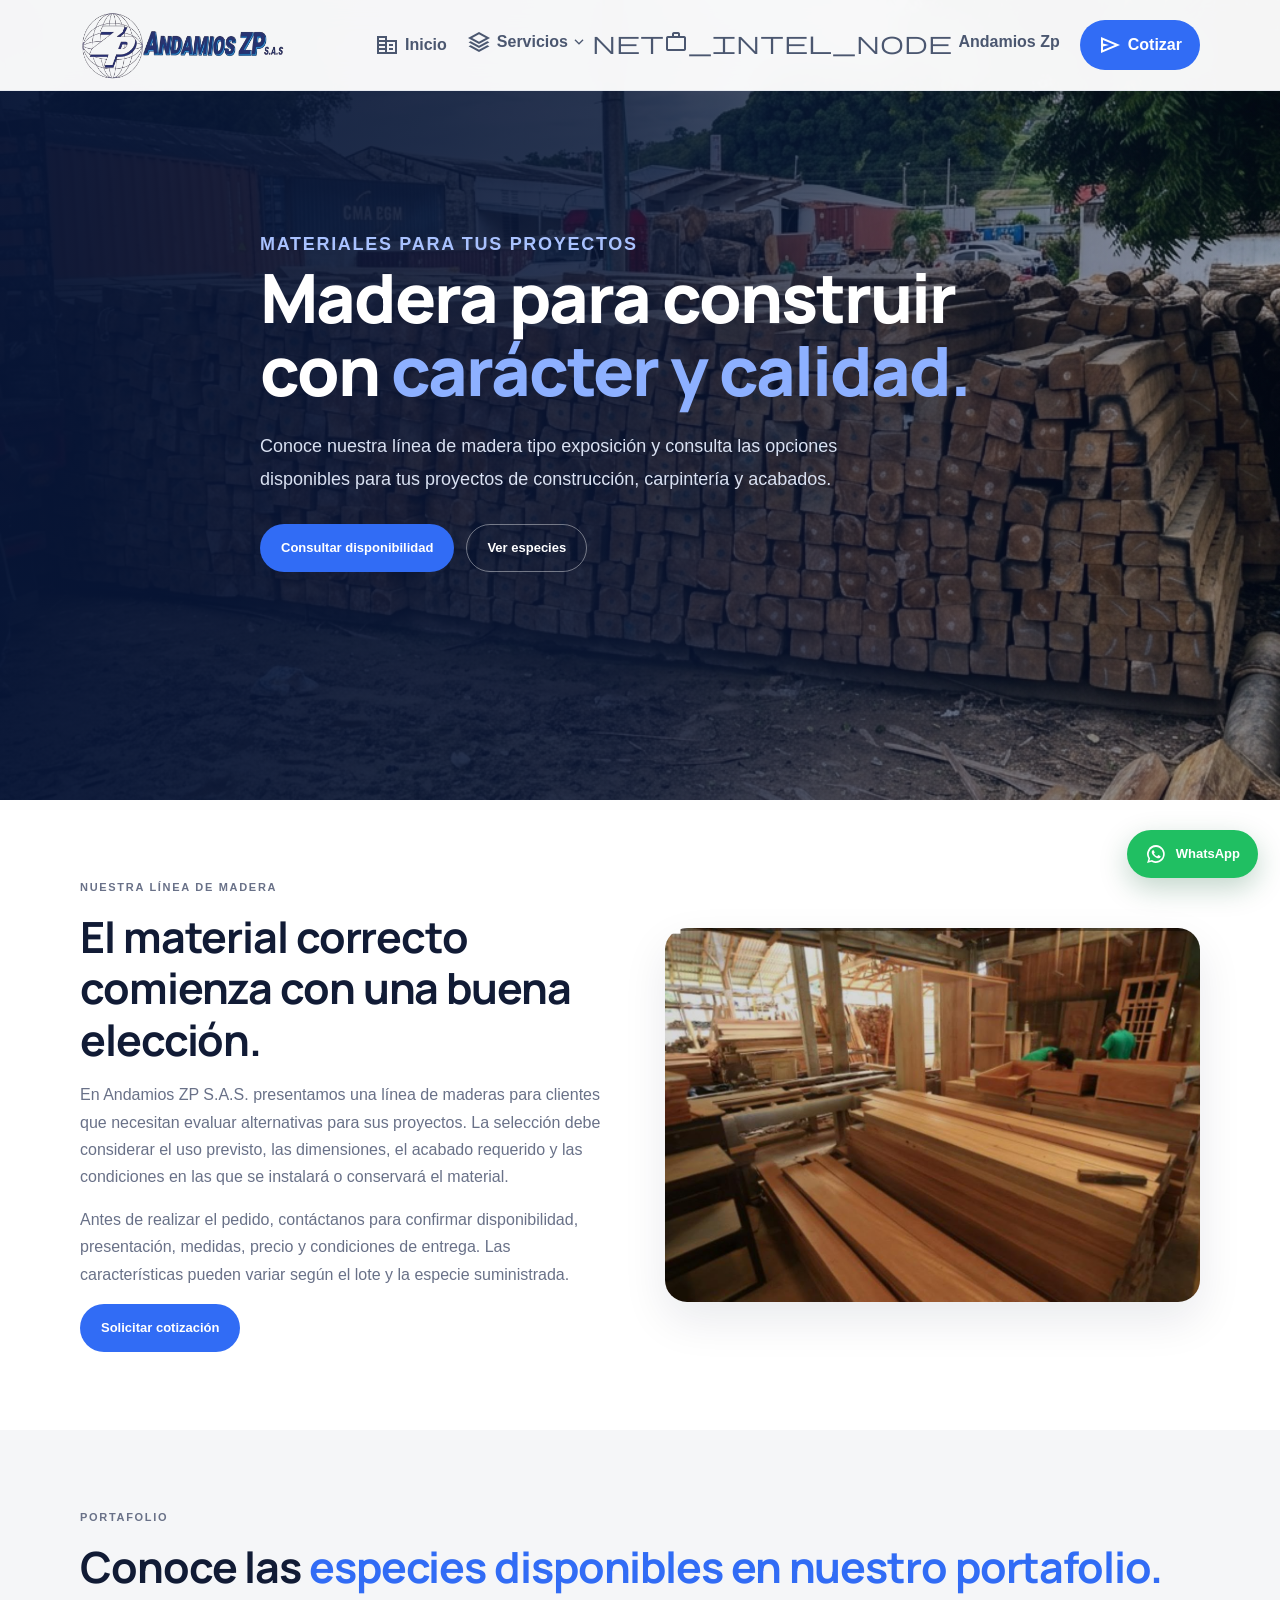
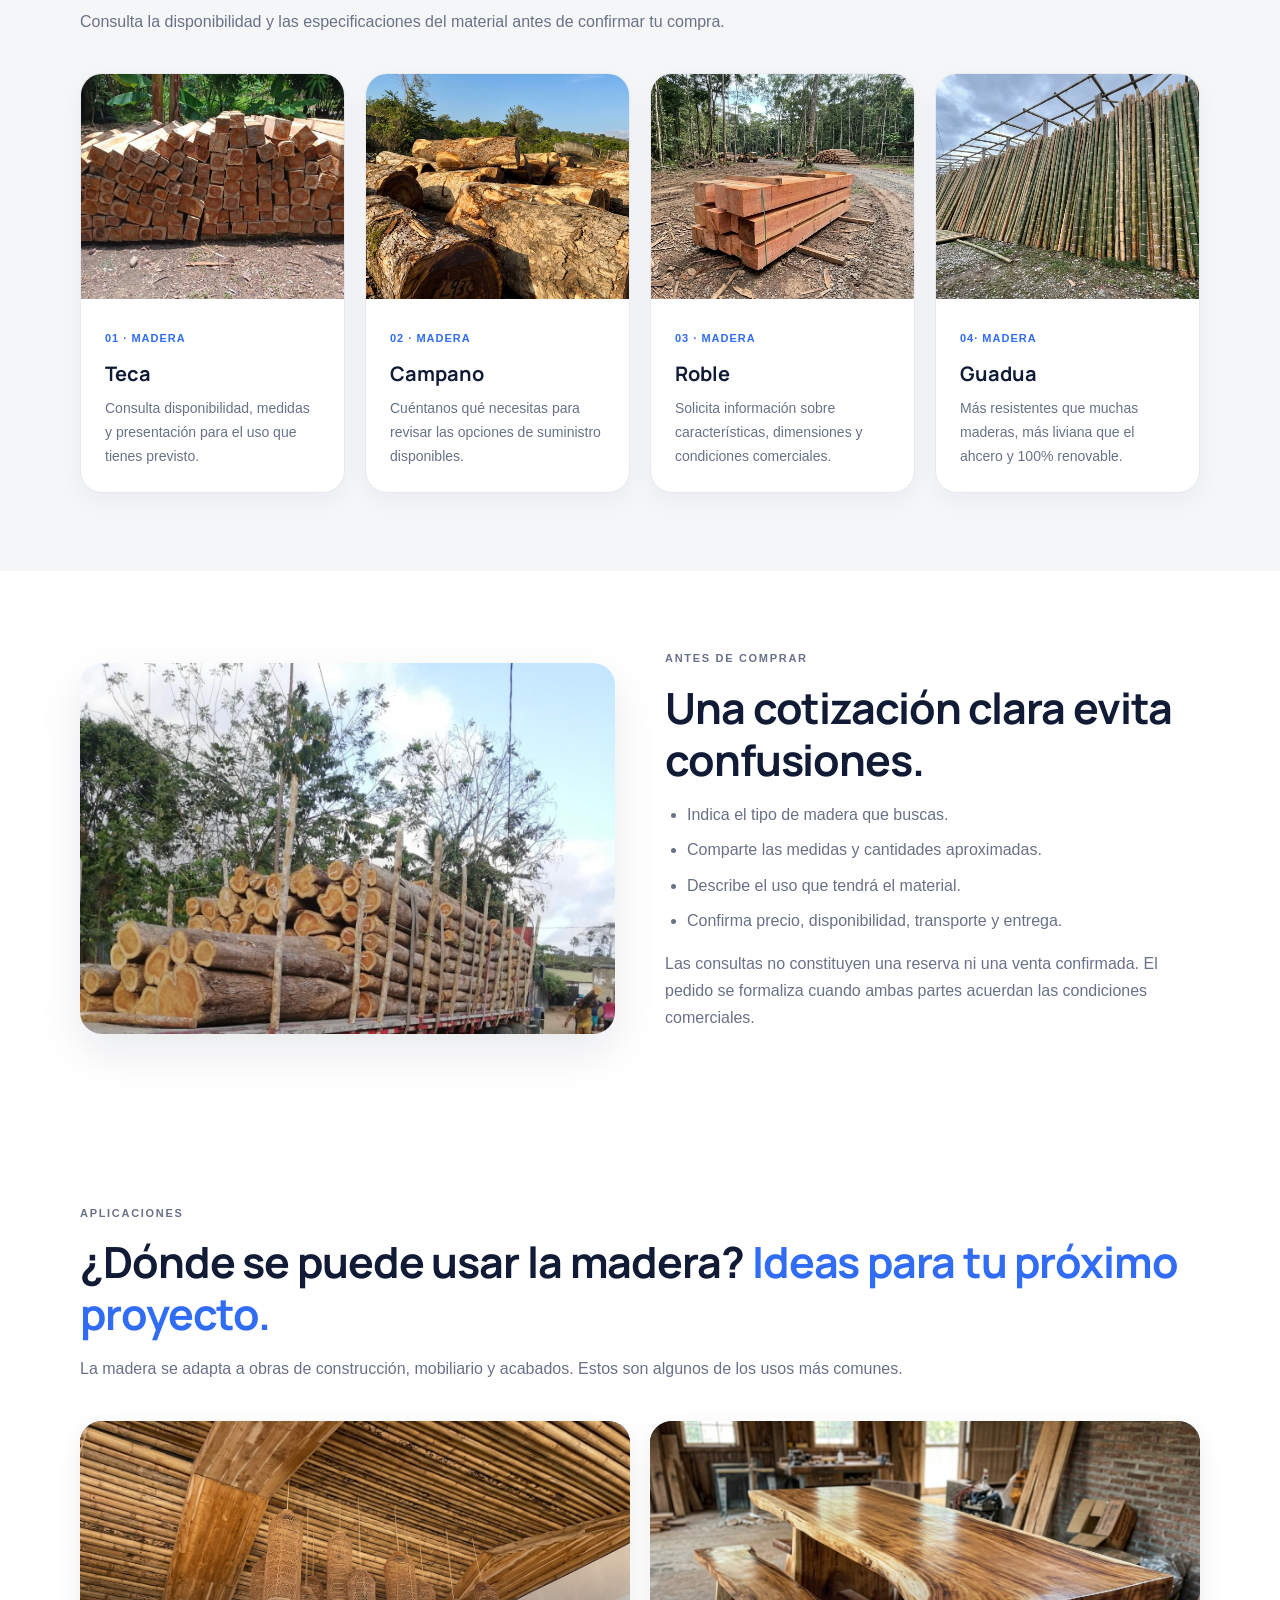
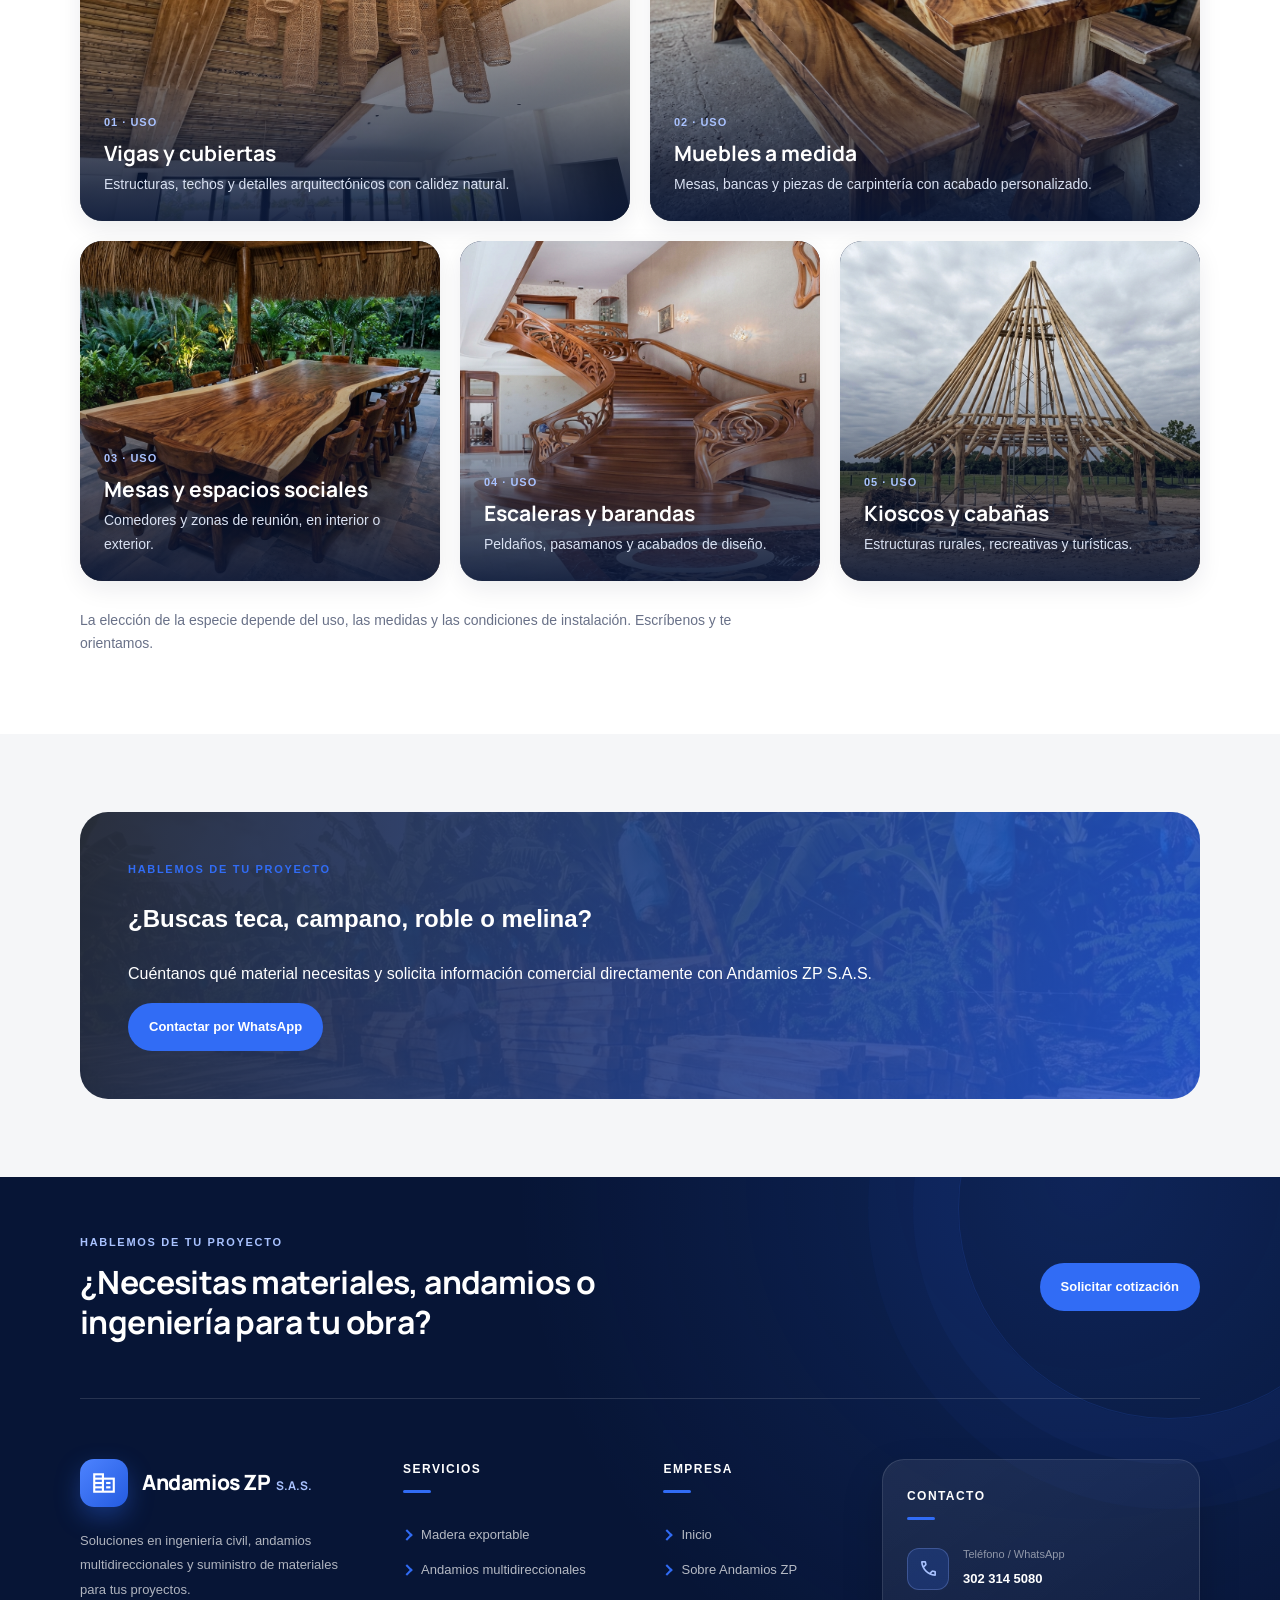
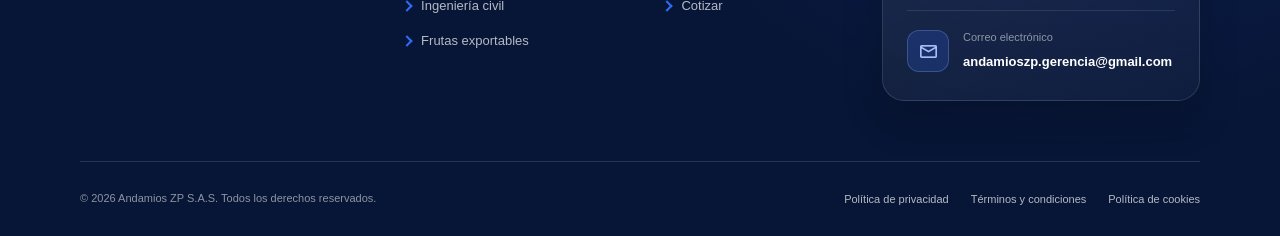
<file: paginas/madera.html>
<!doctype html>
<html lang="es">
  <head>
    <meta charset="utf-8" />
    <meta name="viewport" content="width=device-width, initial-scale=1" />
    <meta name="referrer" content="strict-origin-when-cross-origin" />
    <meta name="theme-color" content="#071536" />
    <meta
      name="description"
      content="Conoce la línea de madera de Andamios ZP S.A.S.: teca, campano, roble y melina. Consulta disponibilidad y solicita una cotización." />
    <title>Madera tipo exposición | Andamios ZP S.A.S.</title>
    <link
      rel="canonical"
      href="https://www.andamioszp.com/paginas/madera.html" />
    <link rel="preconnect" href="https://fonts.googleapis.com" />
    <link rel="preconnect" href="https://fonts.gstatic.com" crossorigin />
    <link
      href="https://fonts.googleapis.com/css2?family=DM+Sans:wght@400;500;600;700;800&family=Manrope:wght@600;700;800&display=swap"
      rel="stylesheet" />
    <link rel="stylesheet" href="../CSS/madera.css" />
    <link rel="icon" href="/img/icono.ico" sizes="any" />
    <link
      href="https://fonts.googleapis.com/css2?family=Material+Symbols+Outlined"
      rel="stylesheet" />
    <link rel="preconnect" href="https://fonts.googleapis.com" />
    <link rel="preconnect" href="https://fonts.gstatic.com" crossorigin />
    <link
      href="https://fonts.googleapis.com/css2?family=Playfair+Display:ital,wght@0,400..900;1,400..900&display=swap"
      rel="stylesheet" />
  </head>
  <body>
    <div class="page-site">
      <header class="page-header" id="page-header">
        <div class="page-wrap page-header-inner">
          <a
            class="page-brand"
            href="../index.html"
            aria-label="Andamios ZP, inicio"
            ><img src="../img/logo.png" alt="Logo de Andamios ZP S.A.S."
          /></a>

          <!-- NUEVO: botón hamburguesa (solo visible en móvil) -->
          <button
            class="page-toggle"
            type="button"
            aria-label="Abrir menú"
            aria-expanded="false"
            aria-controls="page-nav">
            <span class="page-toggle-bars" aria-hidden="true"></span>
          </button>

          <!-- NUEVO: id="page-nav" -->
          <nav class="page-nav" id="page-nav" aria-label="Navegación principal">
            <a href="../index.html"
              ><span class="material-symbols-outlined"> corporate_fare </span
              >Inicio</a
            >

            <div class="dropdown">
              <a
                href="#servicios"
                class="dropdown-toggle"
                aria-haspopup="true"
                aria-expanded="false">
                <span class="material-symbols-outlined"> stacks </span>
                Servicios
                <span class="material-symbols-outlined dropdown-arrow">
                  expand_more
                </span>
              </a>
              <div class="dropdown-menu">
                <a href="./andamios-multidireccionales.html"
                  >Andamios multidireccionales</a
                >
                <a href="./ingenieria-civil.html">Ingeniería civil</a>
                <a href="./frutas.html">Frutas exportables</a>
              </div>
              <a href="/index.html#empresa">
                <span class="material-symbols-outlined">
                  network_intel_node </span
                >Andamios Zp
              </a>
            </div>

            <a
              class="page-nav-cta"
              href="https://wa.me/573023145080?text=Hola%2C%20quiero%20cotizar%20andamios"
              target="_blank"
              rel="noopener noreferrer"
              ><span class="material-symbols-outlined"> send </span>Cotizar</a
            >
          </nav>
        </div>
      </header>

      <main>
        <section
          class="page-hero"
          style="background-image:url('/img/hero-madera.jpg')">
          <div class="page-wrap page-hero-content page-reveal">
            <p class="page-eyebrow">Materiales para tus proyectos</p>
            <h1>Madera para construir con <span>carácter y calidad.</span></h1>
            <p>
              Conoce nuestra línea de madera tipo exposición y consulta las
              opciones disponibles para tus proyectos de construcción,
              carpintería y acabados.
            </p>
            <div class="page-actions">
              <a
                class="page-btn page-btn-primary"
                href="https://wa.me/573023145080?text=Hola%2C%20quiero%20informaci%C3%B3n%20sobre%20madera"
                target="_blank"
                rel="noopener noreferrer"
                >Consultar disponibilidad</a
              >
              <a class="page-btn page-btn-outline" href="#especies"
                >Ver especies</a
              >
            </div>
          </div>
        </section>

        <section class="page-section">
          <div class="page-wrap page-two-column">
            <div class="page-content">
              <p class="page-eyebrow">Nuestra línea de madera</p>
              <h2>El material correcto comienza con una buena elección.</h2>
              <p>
                En Andamios ZP S.A.S. presentamos una línea de maderas para
                clientes que necesitan evaluar alternativas para sus proyectos.
                La selección debe considerar el uso previsto, las dimensiones,
                el acabado requerido y las condiciones en las que se instalará o
                conservará el material.
              </p>
              <p>
                Antes de realizar el pedido, contáctanos para confirmar
                disponibilidad, presentación, medidas, precio y condiciones de
                entrega. Las características pueden variar según el lote y la
                especie suministrada.
              </p>
              <a
                class="page-btn page-btn-primary"
                href="https://wa.me/573023145080?text=Hola%2C%20deseo%20cotizar%20madera%20para%20un%20proyecto"
                target="_blank"
                rel="noopener noreferrer"
                >Solicitar cotización</a
              >
            </div>
            <img
              class="page-feature-image"
              src="../img/Servivo%20Madera%20(1).jpeg"
              alt="Madera para proyectos de construcción y carpintería"
              loading="lazy" />
          </div>
        </section>

        <section
          class="page-section
          page-section-light"
          id="especies">
          <div class="page-wrap">
            <div class="page-section-heading">
              <p class="page-eyebrow">Portafolio</p>
              <h2>
                Conoce las
                <span>especies disponibles en nuestro portafolio.</span>
              </h2>
              <p>
                Consulta la disponibilidad y las especificaciones del material
                antes de confirmar tu compra.
              </p>
            </div>
            <div class="page-cards">
              <article class="page-card">
                <img
                  src="/img/Servivo Madera (10).jpeg"
                  alt="Textura de madera para construcción"
                  loading="lazy" />
                <div class="page-card-content">
                  <span class="page-number">01 · MADERA</span>
                  <h3>Teca</h3>
                  <p>
                    Consulta disponibilidad, medidas y presentación para el uso
                    que tienes previsto.
                  </p>
                </div>
              </article>
              <article class="page-card">
                <img
                  src="/img/Campano2.jpg"
                  alt="Tablas de madera almacenadas"
                  loading="lazy" />
                <div class="page-card-content">
                  <span class="page-number">02 · MADERA</span>
                  <h3>Campano</h3>
                  <p>
                    Cuéntanos qué necesitas para revisar las opciones de
                    suministro disponibles.
                  </p>
                </div>
              </article>
              <article class="page-card">
                <img
                  src="/img/Roble.jpg"
                  alt="Material de madera para trabajo de carpintería"
                  loading="lazy" />
                <div class="page-card-content">
                  <span class="page-number">03 · MADERA</span>
                  <h3>Roble</h3>
                  <p>
                    Solicita información sobre características, dimensiones y
                    condiciones comerciales.
                  </p>
                </div>
              </article>
              <article class="page-card">
                <img
                  src="/img/guadua.jpg"
                  alt="Material de madera para trabajo de carpintería"
                  loading="lazy" />
                <div class="page-card-content">
                  <span class="page-number">04· MADERA</span>
                  <h3>Guadua</h3>
                  <p>
                    Más resistentes que muchas maderas, más liviana que el
                    ahcero y 100% renovable.
                  </p>
                </div>
              </article>
            </div>
          </div>
        </section>

        <section class="page-section">
          <div class="page-wrap page-two-column">
            <img
              class="page-feature-image"
              src="/img/Servivo Madera (4).jpeg"
              alt="Trabajo con materiales de madera en un taller"
              loading="lazy" />
            <div class="page-content">
              <p class="page-eyebrow">Antes de comprar</p>
              <h2>Una cotización clara evita confusiones.</h2>
              <ul>
                <li>Indica el tipo de madera que buscas.</li>
                <li>Comparte las medidas y cantidades aproximadas.</li>
                <li>Describe el uso que tendrá el material.</li>
                <li>Confirma precio, disponibilidad, transporte y entrega.</li>
              </ul>
              <p>
                Las consultas no constituyen una reserva ni una venta
                confirmada. El pedido se formaliza cuando ambas partes acuerdan
                las condiciones comerciales.
              </p>
            </div>
          </div>
        </section>

        <section class="page-section" id="usos">
          <div class="page-wrap">
            <div class="page-section-heading">
              <p class="page-eyebrow">Aplicaciones</p>
              <h2>
                ¿Dónde se puede usar la madera?
                <span>Ideas para tu próximo proyecto.</span>
              </h2>
              <p>
                La madera se adapta a obras de construcción, mobiliario y
                acabados. Estos son algunos de los usos más comunes.
              </p>
            </div>
            <div class="page-uses">
              <article class="page-use page-use-wide">
                <img
                  src="/img/maderaHecha1.png"
                  alt="Techo con cubierta de guadua y vigas de madera en una construcción"
                  loading="lazy" />
                <div class="page-use-content">
                  <span class="page-number">01 · USO</span>
                  <h3>Vigas y cubiertas</h3>
                  <p>
                    Estructuras, techos y detalles arquitectónicos con calidez
                    natural.
                  </p>
                </div>
              </article>
              <article class="page-use page-use-wide">
                <img
                  src="/img/TecaHecha1.png"
                  alt="Mesa y bancas de madera maciza elaboradas en taller"
                  loading="lazy" />
                <div class="page-use-content">
                  <span class="page-number">02 · USO</span>
                  <h3>Muebles a medida</h3>
                  <p>
                    Mesas, bancas y piezas de carpintería con acabado
                    personalizado.
                  </p>
                </div>
              </article>
              <article class="page-use">
                <img
                  src="/img/TecaHecha2.png"
                  alt="Mesa grande de madera con sillas en una terraza"
                  loading="lazy" />
                <div class="page-use-content">
                  <span class="page-number">03 · USO</span>
                  <h3>Mesas y espacios sociales</h3>
                  <p>Comedores y zonas de reunión, en interior o exterior.</p>
                </div>
              </article>
              <article class="page-use">
                <img
                  src="/img/TecaHecha3.png"
                  alt="Escalera de madera con barandas talladas"
                  loading="lazy" />
                <div class="page-use-content">
                  <span class="page-number">04 · USO</span>
                  <h3>Escaleras y barandas</h3>
                  <p>Peldaños, pasamanos y acabados de diseño.</p>
                </div>
              </article>
              <article class="page-use">
                <img
                  src="/img/TecaHecha4.png"
                  alt="Estructura circular de madera en construcción tipo kiosco"
                  loading="lazy" />
                <div class="page-use-content">
                  <span class="page-number">05 · USO</span>
                  <h3>Kioscos y cabañas</h3>
                  <p>Estructuras rurales, recreativas y turísticas.</p>
                </div>
              </article>
            </div>
            <p class="page-uses-note">
              La elección de la especie depende del uso, las medidas y las
              condiciones de instalación. Escríbenos y te orientamos.
            </p>
          </div>
        </section>

        <section class="page-section page-section-light">
          <div class="page-wrap">
            <div class="page-ctac">
              <p class="page-eyebrow">Hablemos de tu proyecto</p>
              <h2>¿Buscas teca, campano, roble o melina?</h2>
              <p>
                Cuéntanos qué material necesitas y solicita información
                comercial directamente con Andamios ZP S.A.S.
              </p>
              <a
                class="page-btn page-btn-primary"
                href="https://wa.me/573023145080?text=Hola%2C%20quiero%20cotizar%20teca%2C%20campano%2C%20roble%20o%20melina"
                target="_blank"
                rel="noopener noreferrer"
                >Contactar por WhatsApp</a
              >
            </div>
          </div>
        </section>
      </main>

      <footer class="page-footer">
        <div class="page-wrap">
          <!-- Llamado a la acción -->
          <div class="footer-cta">
            <div class="footer-cta-text">
              <p class="footer-kicker">Hablemos de tu proyecto</p>
              <h2>
                ¿Necesitas materiales, andamios o ingeniería para tu obra?
              </h2>
            </div>
            <a
              class="page-btn page-btn-primary"
              href="https://wa.me/573023145080?text=Hola%2C%20quiero%20cotizar%20un%20proyecto"
              target="_blank"
              rel="noopener noreferrer"
              >Solicitar cotización</a
            >
          </div>

          <div class="footer-main">
            <!-- Marca -->
            <div class="footer-column footer-brand">
              <a
                class="footer-logo"
                href="../index.html"
                aria-label="Andamios ZP, inicio">
                <span
                  class="footer-logo-mark material-symbols-outlined"
                  aria-hidden="true"
                  >corporate_fare</span
                >
                <span class="footer-logo-text"
                  >Andamios ZP <small>S.A.S.</small></span
                >
              </a>
              <p class="footer-description">
                Soluciones en ingeniería civil, andamios multidireccionales y
                suministro de materiales para tus proyectos.
              </p>
            </div>

            <!-- Servicios -->
            <div class="footer-column">
              <h3>Servicios</h3>
              <nav class="footer-nav" aria-label="Servicios">
                <a href="./madera.html">Madera exportable</a>
                <a href="./andamios-multidireccionales.html"
                  >Andamios multidireccionales</a
                >
                <a href="./ingenieria-civil.html">Ingeniería civil</a>
                <a href="./frutas.html">Frutas exportables</a>
              </nav>
            </div>

            <!-- Empresa -->
            <div class="footer-column">
              <h3>Empresa</h3>
              <nav class="footer-nav" aria-label="Empresa">
                <a href="../index.html">Inicio</a>
                <a href="../index.html#empresa">Sobre Andamios ZP</a>
                <a
                  href="https://wa.me/573023145080?text=Hola%2C%20quiero%20cotizar%20andamios"
                  target="_blank"
                  rel="noopener noreferrer"
                  >Cotizar</a
                >
              </nav>
            </div>

            <!-- Contacto -->
            <div class="footer-column footer-contact">
              <h3>Contacto</h3>
              <ul class="footer-contact-list">
                <li>
                  <span
                    class="footer-icon material-symbols-outlined"
                    aria-hidden="true"
                    >call</span
                  >
                  <div>
                    <span class="footer-label">Teléfono / WhatsApp</span>
                    <a
                      href="https://wa.me/573023145080"
                      target="_blank"
                      rel="noopener noreferrer"
                      >302 314 5080</a
                    >
                  </div>
                </li>
                <li>
                  <span
                    class="footer-icon material-symbols-outlined"
                    aria-hidden="true"
                    >mail</span
                  >
                  <div>
                    <span class="footer-label">Correo electrónico</span>
                    <a href="mailto:andamioszp.gerencia@gmail.com"
                      >andamioszp.gerencia@gmail.com</a
                    >
                  </div>
                </li>
              </ul>
            </div>
          </div>

          <!-- Franja inferior -->
          <div class="footer-bottom">
            <p>
              © <span class="current-year">2026</span> Andamios ZP S.A.S. Todos
              los derechos reservados.
            </p>
            <nav class="footer-legal" aria-label="Información legal">
              <a href="./politica-privacidad.html">Política de privacidad</a>
              <a href="./terminos-condiciones.html">Términos y condiciones</a>
              <a href="./politica-cookies.html">Política de cookies</a>
            </nav>
          </div>
        </div>
      </footer>
    </div>
    <a
      class="page-whatsapp"
      href="https://wa.me/573023145080?text=Hola%2C%20Andamios%20ZP"
      target="_blank"
      rel="noopener noreferrer"
      aria-label="Contactar a Andamios ZP por WhatsApp">
      <svg viewBox="0 0 32 32" aria-hidden="true">
        <path
          d="M16 3a13 13 0 0 0-11 19.9L3 29l6.3-1.7A13 13 0 1 0 16 3zm0 23.5a10.5 10.5 0 0 1-5.3-1.4l-.4-.2-3.9 1 1-3.8-.3-.4A10.4 10.4 0 1 1 16 26.5zm5.8-7.8c-.3-.2-1.8-.9-2.1-1-.3-.1-.5-.2-.7.2-.2.3-.8 1-1 1.2-.2.2-.4.2-.7.1-.3-.2-1.3-.5-2.5-1.5-.9-.8-1.5-1.8-1.7-2.1-.2-.3 0-.5.1-.6l.5-.5c.1-.2.2-.3.3-.5.1-.2 0-.4 0-.5l-1-2.4c-.2-.6-.5-.5-.7-.5h-.6c-.2 0-.5.1-.8.4-.3.3-1.1 1.1-1.1 2.6s1.1 3 1.3 3.2c.1.2 2.2 3.4 5.4 4.7.8.3 1.4.5 1.8.6.8.2 1.5.2 2 .1.6-.1 1.8-.7 2.1-1.4.3-.7.3-1.3.2-1.5-.1-.1-.3-.2-.6-.4z" />
      </svg>
      <span>WhatsApp</span>
    </a>
    <script>
      document.querySelectorAll(".current-year").forEach(el=>el.textContent=new Date().getFullYear());

       (function () {
        var header = document.getElementById("page-header");
        if (!header) return;

        var toggle = header.querySelector(".page-toggle");
        var nav = header.querySelector(".page-nav");
        var dropdown = header.querySelector(".dropdown");
        var dropToggle = header.querySelector(".dropdown-toggle");
        var mq = window.matchMedia("(max-width: 900px)");

        function setMenu(open) {
          header.classList.toggle("is-menu-open", open);
          document.body.classList.toggle("menu-open", open);
          toggle.setAttribute("aria-expanded", String(open));
          toggle.setAttribute("aria-label", open ? "Cerrar menú" : "Abrir menú");
          if (!open) setDropdown(false);
        }

        function setDropdown(open) {
          if (!dropdown) return;
          dropdown.classList.toggle("is-open", open);
          dropToggle.setAttribute("aria-expanded", String(open));
        }

        // Abrir / cerrar con el botón
        toggle.addEventListener("click", function () {
          setMenu(!header.classList.contains("is-menu-open"));
        });

        // Acordeón de "Servicios" (solo en móvil; en escritorio sigue el hover)
        if (dropToggle) {
          dropToggle.addEventListener("click", function (e) {
            if (!mq.matches) return;
            e.preventDefault();
            setDropdown(!dropdown.classList.contains("is-open"));
          });
        }

        // Cerrar al elegir cualquier enlace real
        nav.addEventListener("click", function (e) {
          var link = e.target.closest("a");
          if (!link || link === dropToggle) return;
          setMenu(false);
        });

        // Cerrar con Escape y devolver el foco al botón
        document.addEventListener("keydown", function (e) {
          if (e.key === "Escape" && header.classList.contains("is-menu-open")) {
            setMenu(false);
            toggle.focus();
          }
        });

        // Cerrar al tocar fuera de la cabecera
        document.addEventListener("click", function (e) {
          if (
            header.classList.contains("is-menu-open") &&
            !header.contains(e.target)
          ) {
            setMenu(false);
          }
        });

        // Si se pasa a escritorio, restablecer todo
        mq.addEventListener("change", function (e) {
          if (!e.matches) setMenu(false);
        });
      })();
    </script>
  </body>
</html>
</file>
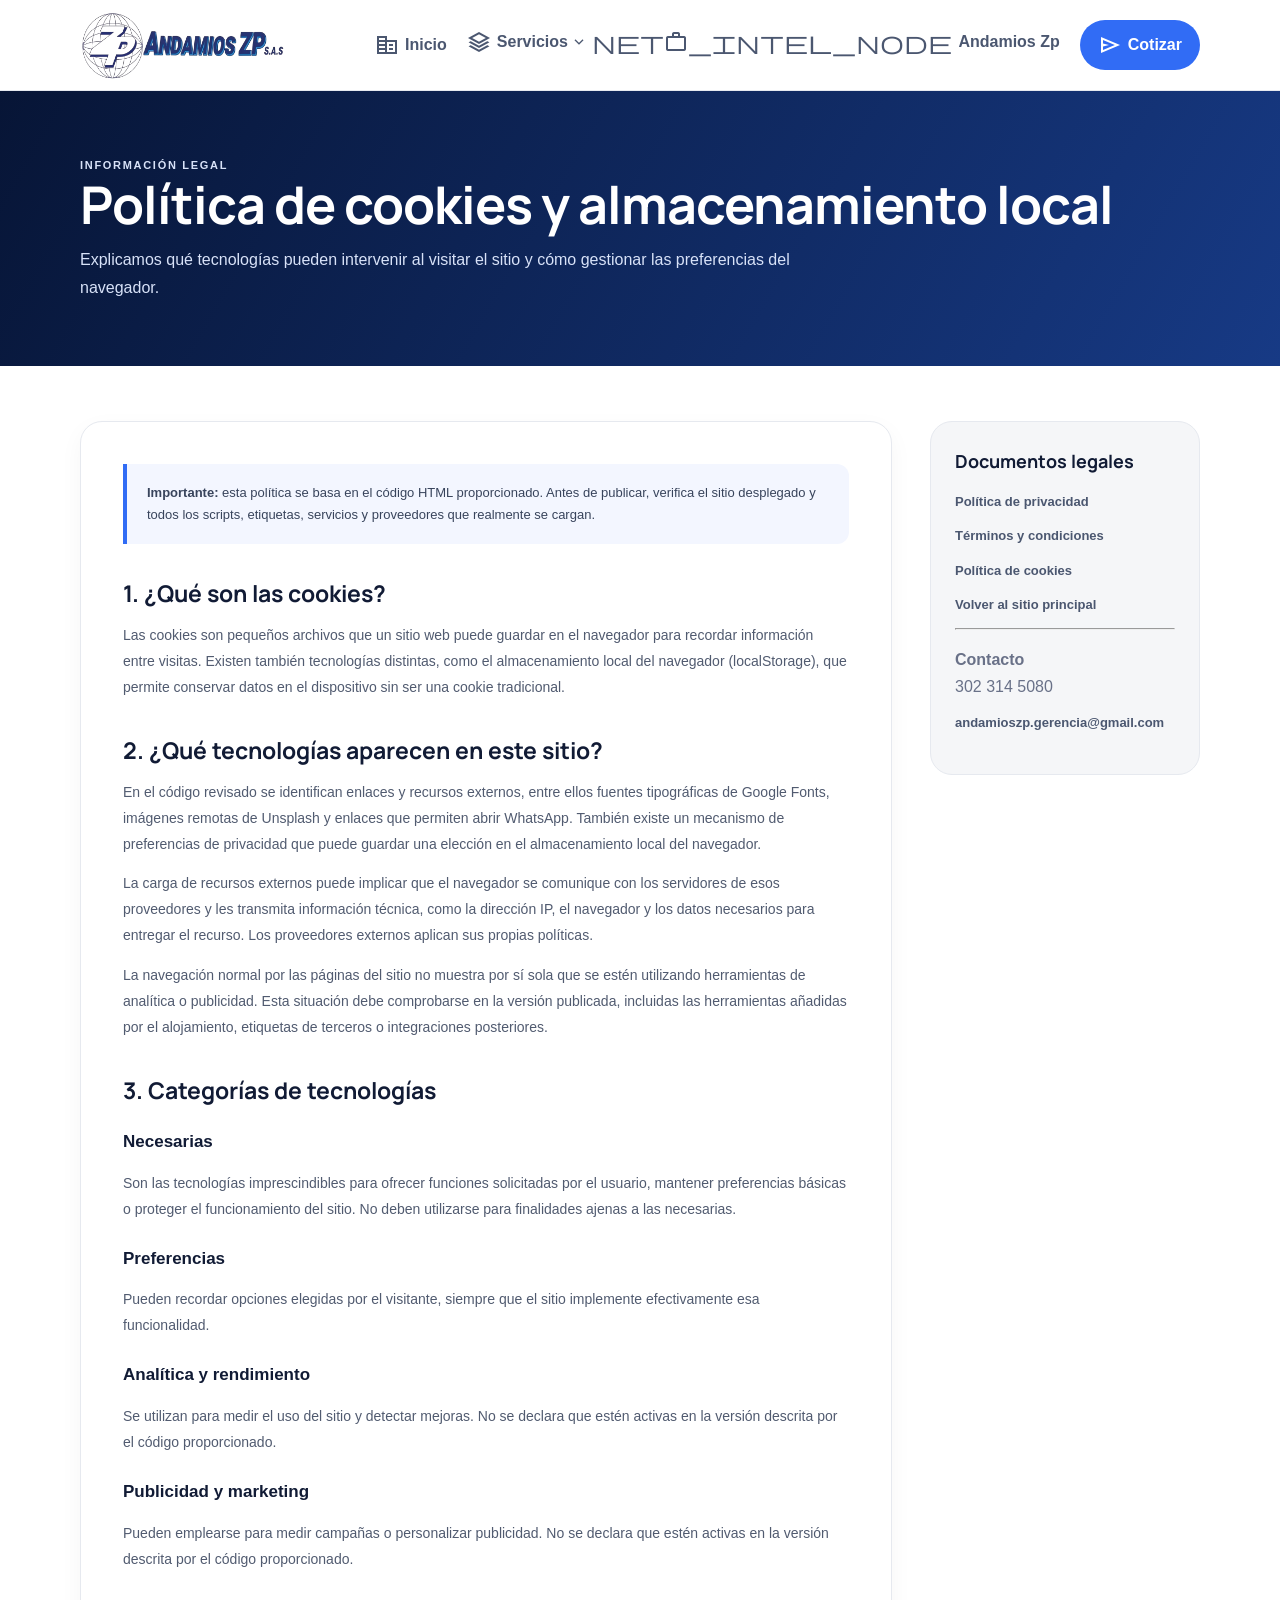
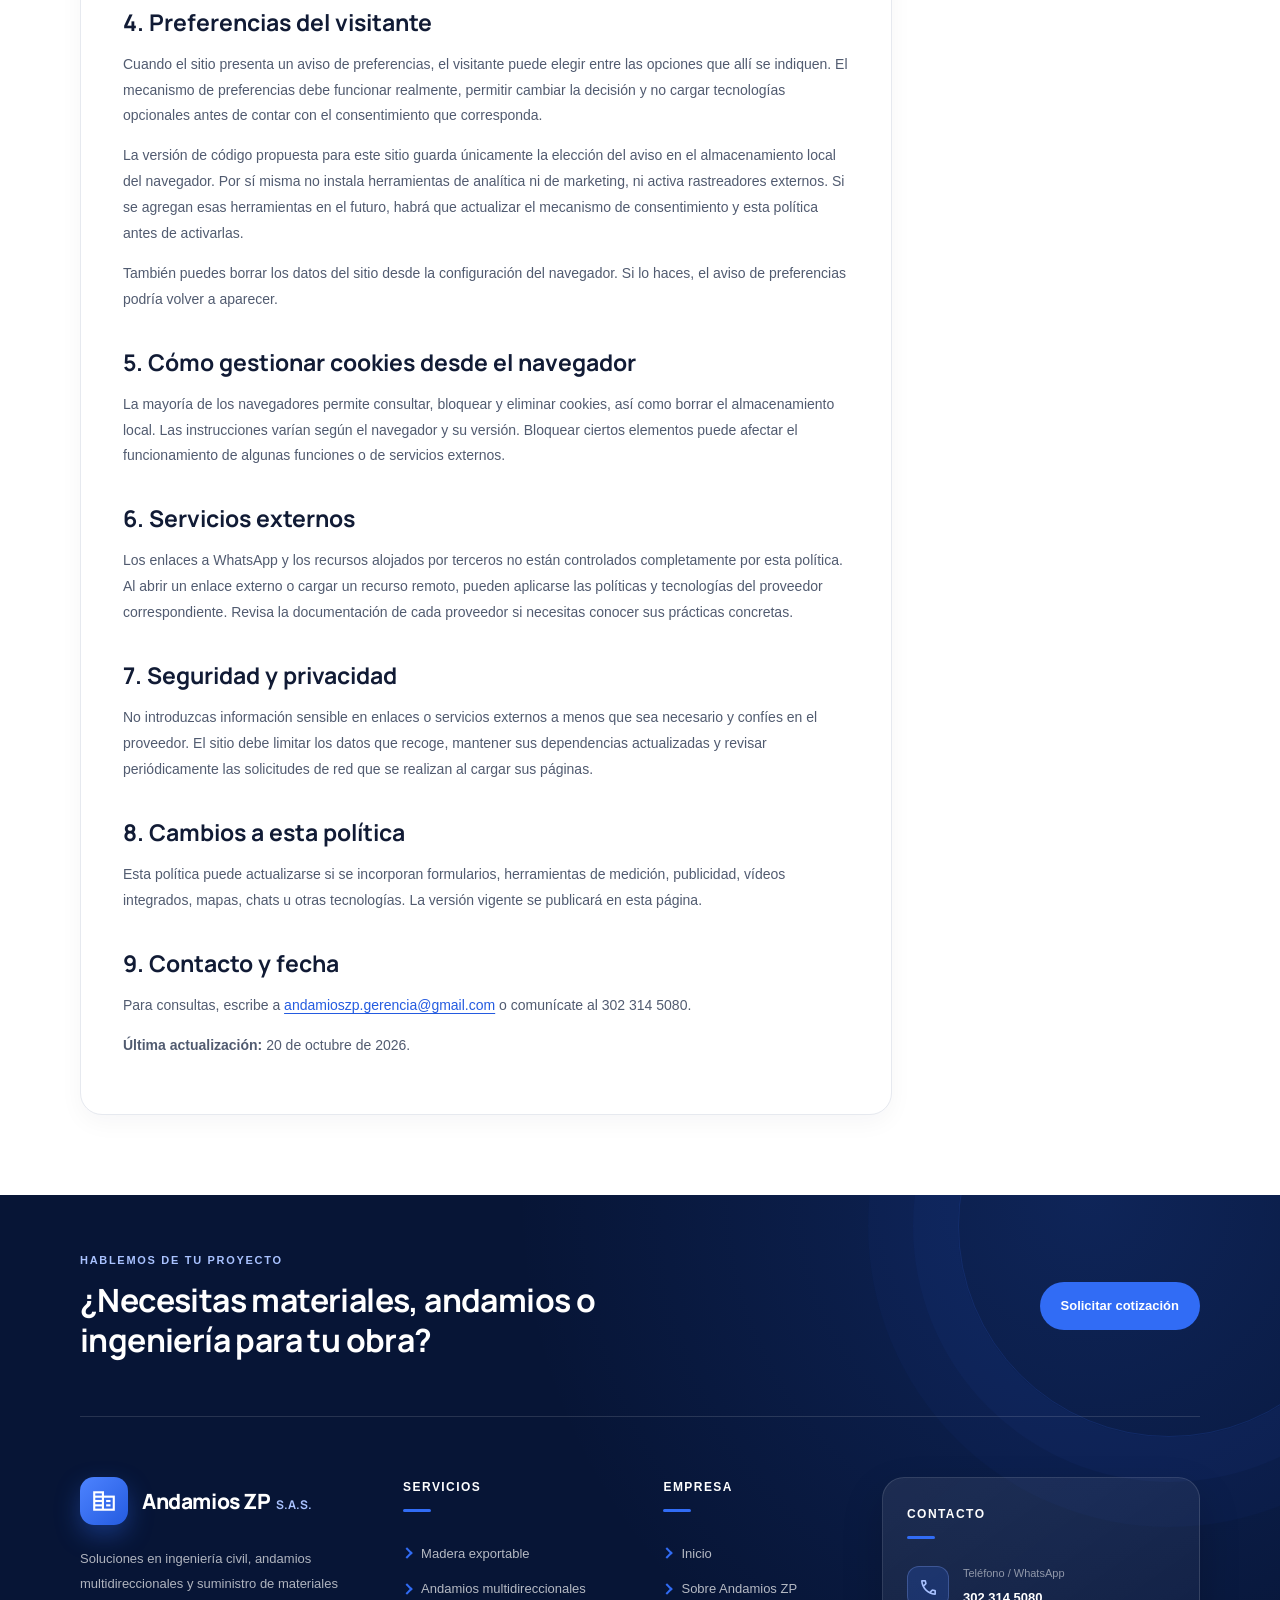
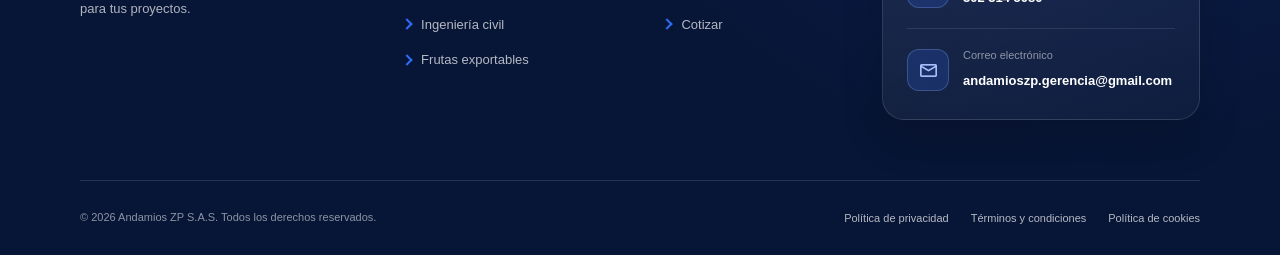
<file: paginas/politica-cookies.html>
<!doctype html>
<html lang="es">
  <head>
    <meta charset="utf-8" />
    <meta name="viewport" content="width=device-width, initial-scale=1" />
    <meta name="referrer" content="strict-origin-when-cross-origin" />
    <meta name="theme-color" content="#071536" />
    <meta
      name="description"
      content="Política de cookies y almacenamiento local del sitio web de Andamios ZP S.A.S." />
    <title>Política de cookies | Andamios ZP S.A.S.</title>
    <link
      rel="canonical"
      href="https://www.andamioszp.com/paginas/politica-cookies.html" />
    <link rel="preconnect" href="https://fonts.googleapis.com" />
    <link rel="preconnect" href="https://fonts.gstatic.com" crossorigin />
    <link
      href="https://fonts.googleapis.com/css2?family=DM+Sans:wght@400;500;600;700;800&family=Manrope:wght@600;700;800&display=swap"
      rel="stylesheet" />
    <link rel="stylesheet" href="../CSS/paginas.css" />
    <link rel="icon" href="/img/icono.ico" sizes="any" />
    <link
      href="https://fonts.googleapis.com/css2?family=Material+Symbols+Outlined"
      rel="stylesheet" />
    <link rel="preconnect" href="https://fonts.googleapis.com" />
    <link rel="preconnect" href="https://fonts.gstatic.com" crossorigin />
    <link
      href="https://fonts.googleapis.com/css2?family=Playfair+Display:ital,wght@0,400..900;1,400..900&display=swap"
      rel="stylesheet" />
  </head>
  <body>
    <div class="page-site">
      <header class="page-header" id="page-header">
        <div class="page-wrap page-header-inner">
          <a
            class="page-brand"
            href="../index.html"
            aria-label="Andamios ZP, inicio"
            ><img src="../img/logo.png" alt="Logo de Andamios ZP S.A.S."
          /></a>

          <!-- NUEVO: botón hamburguesa (solo visible en móvil) -->
          <button
            class="page-toggle"
            type="button"
            aria-label="Abrir menú"
            aria-expanded="false"
            aria-controls="page-nav">
            <span class="page-toggle-bars" aria-hidden="true"></span>
          </button>

          <!-- NUEVO: id="page-nav" -->
          <nav class="page-nav" id="page-nav" aria-label="Navegación principal">
            <a href="../index.html"
              ><span class="material-symbols-outlined"> corporate_fare </span
              >Inicio</a
            >

            <div class="dropdown">
              <a
                href="#servicios"
                class="dropdown-toggle"
                aria-haspopup="true"
                aria-expanded="false">
                <span class="material-symbols-outlined"> stacks </span>
                Servicios
                <span class="material-symbols-outlined dropdown-arrow">
                  expand_more
                </span>
              </a>
              <div class="dropdown-menu">
                <a href="./madera.html">Madera exportable</a>
                <a href="./ingenieria-civil.html">Ingeniería civil</a>
                <a href="./frutas.html">Frutas exportables</a>
                <a href="./andamios-multidireccionales.html"
                  >Andamios multidireccionales</a
                >
              </div>
              <a href="/index.html#empresa">
                <span class="material-symbols-outlined">
                  network_intel_node </span
                >Andamios Zp
              </a>
            </div>

            <a
              class="page-nav-cta"
              href="https://wa.me/573023145080?text=Hola%2C%20quiero%20cotizar%20andamios"
              target="_blank"
              rel="noopener noreferrer"
              ><span class="material-symbols-outlined"> send </span>Cotizar</a
            >
          </nav>
        </div>
      </header>

      <main>
        <section class="legal-hero">
          <div class="page-wrap">
            <p class="page-eyebrow">Información legal</p>
            <h1>Política de cookies y almacenamiento local</h1>
            <p>
              Explicamos qué tecnologías pueden intervenir al visitar el sitio y
              cómo gestionar las preferencias del navegador.
            </p>
          </div>
        </section>

        <div class="page-wrap legal-layout">
          <article class="legal-content">
            <div class="legal-notice">
              <strong>Importante:</strong> esta política se basa en el código
              HTML proporcionado. Antes de publicar, verifica el sitio
              desplegado y todos los scripts, etiquetas, servicios y proveedores
              que realmente se cargan.
            </div>

            <h2>1. ¿Qué son las cookies?</h2>
            <p>
              Las cookies son pequeños archivos que un sitio web puede guardar
              en el navegador para recordar información entre visitas. Existen
              también tecnologías distintas, como el almacenamiento local del
              navegador (localStorage), que permite conservar datos en el
              dispositivo sin ser una cookie tradicional.
            </p>

            <h2>2. ¿Qué tecnologías aparecen en este sitio?</h2>
            <p>
              En el código revisado se identifican enlaces y recursos externos,
              entre ellos fuentes tipográficas de Google Fonts, imágenes remotas
              de Unsplash y enlaces que permiten abrir WhatsApp. También existe
              un mecanismo de preferencias de privacidad que puede guardar una
              elección en el almacenamiento local del navegador.
            </p>
            <p>
              La carga de recursos externos puede implicar que el navegador se
              comunique con los servidores de esos proveedores y les transmita
              información técnica, como la dirección IP, el navegador y los
              datos necesarios para entregar el recurso. Los proveedores
              externos aplican sus propias políticas.
            </p>
            <p>
              La navegación normal por las páginas del sitio no muestra por sí
              sola que se estén utilizando herramientas de analítica o
              publicidad. Esta situación debe comprobarse en la versión
              publicada, incluidas las herramientas añadidas por el alojamiento,
              etiquetas de terceros o integraciones posteriores.
            </p>

            <h2>3. Categorías de tecnologías</h2>
            <h3>Necesarias</h3>
            <p>
              Son las tecnologías imprescindibles para ofrecer funciones
              solicitadas por el usuario, mantener preferencias básicas o
              proteger el funcionamiento del sitio. No deben utilizarse para
              finalidades ajenas a las necesarias.
            </p>
            <h3>Preferencias</h3>
            <p>
              Pueden recordar opciones elegidas por el visitante, siempre que el
              sitio implemente efectivamente esa funcionalidad.
            </p>
            <h3>Analítica y rendimiento</h3>
            <p>
              Se utilizan para medir el uso del sitio y detectar mejoras. No se
              declara que estén activas en la versión descrita por el código
              proporcionado.
            </p>
            <h3>Publicidad y marketing</h3>
            <p>
              Pueden emplearse para medir campañas o personalizar publicidad. No
              se declara que estén activas en la versión descrita por el código
              proporcionado.
            </p>

            <h2>4. Preferencias del visitante</h2>
            <p>
              Cuando el sitio presenta un aviso de preferencias, el visitante
              puede elegir entre las opciones que allí se indiquen. El mecanismo
              de preferencias debe funcionar realmente, permitir cambiar la
              decisión y no cargar tecnologías opcionales antes de contar con el
              consentimiento que corresponda.
            </p>
            <p>
              La versión de código propuesta para este sitio guarda únicamente
              la elección del aviso en el almacenamiento local del navegador.
              Por sí misma no instala herramientas de analítica ni de marketing,
              ni activa rastreadores externos. Si se agregan esas herramientas
              en el futuro, habrá que actualizar el mecanismo de consentimiento
              y esta política antes de activarlas.
            </p>
            <p>
              También puedes borrar los datos del sitio desde la configuración
              del navegador. Si lo haces, el aviso de preferencias podría volver
              a aparecer.
            </p>

            <h2>5. Cómo gestionar cookies desde el navegador</h2>
            <p>
              La mayoría de los navegadores permite consultar, bloquear y
              eliminar cookies, así como borrar el almacenamiento local. Las
              instrucciones varían según el navegador y su versión. Bloquear
              ciertos elementos puede afectar el funcionamiento de algunas
              funciones o de servicios externos.
            </p>

            <h2>6. Servicios externos</h2>
            <p>
              Los enlaces a WhatsApp y los recursos alojados por terceros no
              están controlados completamente por esta política. Al abrir un
              enlace externo o cargar un recurso remoto, pueden aplicarse las
              políticas y tecnologías del proveedor correspondiente. Revisa la
              documentación de cada proveedor si necesitas conocer sus prácticas
              concretas.
            </p>

            <h2>7. Seguridad y privacidad</h2>
            <p>
              No introduzcas información sensible en enlaces o servicios
              externos a menos que sea necesario y confíes en el proveedor. El
              sitio debe limitar los datos que recoge, mantener sus dependencias
              actualizadas y revisar periódicamente las solicitudes de red que
              se realizan al cargar sus páginas.
            </p>

            <h2>8. Cambios a esta política</h2>
            <p>
              Esta política puede actualizarse si se incorporan formularios,
              herramientas de medición, publicidad, vídeos integrados, mapas,
              chats u otras tecnologías. La versión vigente se publicará en esta
              página.
            </p>

            <h2>9. Contacto y fecha</h2>
            <p>
              Para consultas, escribe a
              <a href="mailto:andamioszp.gerencia@gmail.com"
                >andamioszp.gerencia@gmail.com</a
              >
              o comunícate al 302 314 5080.
            </p>
            <p><strong>Última actualización:</strong> 20 de octubre de 2026.</p>
          </article>

          <aside class="legal-aside">
            <h2>Documentos legales</h2>
            <nav aria-label="Documentos legales">
              <a href="./politica-privacidad.html">Política de privacidad</a>
              <a href="./terminos-condiciones.html">Términos y condiciones</a>
              <a href="./politica-cookies.html" aria-current="page"
                >Política de cookies</a
              >
              <a href="../index.html">Volver al sitio principal</a>
            </nav>
            <hr />
            <p class="page-muted">
              <strong>Contacto</strong><br />302 314 5080<br /><a
                href="mailto:andamioszp.gerencia@gmail.com"
                >andamioszp.gerencia@gmail.com</a
              >
            </p>
          </aside>
        </div>
      </main>

      <footer class="page-footer">
        <div class="page-wrap">
          <!-- Llamado a la acción -->
          <div class="footer-cta">
            <div class="footer-cta-text">
              <p class="footer-kicker">Hablemos de tu proyecto</p>
              <h2>
                ¿Necesitas materiales, andamios o ingeniería para tu obra?
              </h2>
            </div>
            <a
              class="page-btn page-btn-primary"
              href="https://wa.me/573023145080?text=Hola%2C%20quiero%20cotizar%20un%20proyecto"
              target="_blank"
              rel="noopener noreferrer"
              >Solicitar cotización</a
            >
          </div>

          <div class="footer-main">
            <!-- Marca -->
            <div class="footer-column footer-brand">
              <a
                class="footer-logo"
                href="../index.html"
                aria-label="Andamios ZP, inicio">
                <span
                  class="footer-logo-mark material-symbols-outlined"
                  aria-hidden="true"
                  >corporate_fare</span
                >
                <span class="footer-logo-text"
                  >Andamios ZP <small>S.A.S.</small></span
                >
              </a>
              <p class="footer-description">
                Soluciones en ingeniería civil, andamios multidireccionales y
                suministro de materiales para tus proyectos.
              </p>
            </div>

            <!-- Servicios -->
            <div class="footer-column">
              <h3>Servicios</h3>
              <nav class="footer-nav" aria-label="Servicios">
                <a href="./madera.html">Madera exportable</a>
                <a href="./andamios-multidireccionales.html"
                  >Andamios multidireccionales</a
                >
                <a href="./ingenieria-civil.html">Ingeniería civil</a>
                <a href="./frutas.html">Frutas exportables</a>
              </nav>
            </div>

            <!-- Empresa -->
            <div class="footer-column">
              <h3>Empresa</h3>
              <nav class="footer-nav" aria-label="Empresa">
                <a href="../index.html">Inicio</a>
                <a href="../index.html#empresa">Sobre Andamios ZP</a>
                <a
                  href="https://wa.me/573023145080?text=Hola%2C%20quiero%20cotizar%20andamios"
                  target="_blank"
                  rel="noopener noreferrer"
                  >Cotizar</a
                >
              </nav>
            </div>

            <!-- Contacto -->
            <div class="footer-column footer-contact">
              <h3>Contacto</h3>
              <ul class="footer-contact-list">
                <li>
                  <span
                    class="footer-icon material-symbols-outlined"
                    aria-hidden="true"
                    >call</span
                  >
                  <div>
                    <span class="footer-label">Teléfono / WhatsApp</span>
                    <a
                      href="https://wa.me/573023145080"
                      target="_blank"
                      rel="noopener noreferrer"
                      >302 314 5080</a
                    >
                  </div>
                </li>
                <li>
                  <span
                    class="footer-icon material-symbols-outlined"
                    aria-hidden="true"
                    >mail</span
                  >
                  <div>
                    <span class="footer-label">Correo electrónico</span>
                    <a href="mailto:andamioszp.gerencia@gmail.com"
                      >andamioszp.gerencia@gmail.com</a
                    >
                  </div>
                </li>
              </ul>
            </div>
          </div>

          <!-- Franja inferior -->
          <div class="footer-bottom">
            <p>
              © <span class="current-year">2026</span> Andamios ZP S.A.S. Todos
              los derechos reservados.
            </p>
            <nav class="footer-legal" aria-label="Información legal">
              <a href="./politica-privacidad.html">Política de privacidad</a>
              <a href="./terminos-condiciones.html">Términos y condiciones</a>
              <a href="./politica-cookies.html">Política de cookies</a>
            </nav>
          </div>
        </div>
      </footer>
    </div>
    <script>
      document.querySelectorAll(".current-year").forEach(el=>el.textContent=new Date().getFullYear());

       (function () {
        var header = document.getElementById("page-header");
        if (!header) return;

        var toggle = header.querySelector(".page-toggle");
        var nav = header.querySelector(".page-nav");
        var dropdown = header.querySelector(".dropdown");
        var dropToggle = header.querySelector(".dropdown-toggle");
        var mq = window.matchMedia("(max-width: 900px)");

        function setMenu(open) {
          header.classList.toggle("is-menu-open", open);
          document.body.classList.toggle("menu-open", open);
          toggle.setAttribute("aria-expanded", String(open));
          toggle.setAttribute("aria-label", open ? "Cerrar menú" : "Abrir menú");
          if (!open) setDropdown(false);
        }

        function setDropdown(open) {
          if (!dropdown) return;
          dropdown.classList.toggle("is-open", open);
          dropToggle.setAttribute("aria-expanded", String(open));
        }

        // Abrir / cerrar con el botón
        toggle.addEventListener("click", function () {
          setMenu(!header.classList.contains("is-menu-open"));
        });

        // Acordeón de "Servicios" (solo en móvil; en escritorio sigue el hover)
        if (dropToggle) {
          dropToggle.addEventListener("click", function (e) {
            if (!mq.matches) return;
            e.preventDefault();
            setDropdown(!dropdown.classList.contains("is-open"));
          });
        }

        // Cerrar al elegir cualquier enlace real
        nav.addEventListener("click", function (e) {
          var link = e.target.closest("a");
          if (!link || link === dropToggle) return;
          setMenu(false);
        });

        // Cerrar con Escape y devolver el foco al botón
        document.addEventListener("keydown", function (e) {
          if (e.key === "Escape" && header.classList.contains("is-menu-open")) {
            setMenu(false);
            toggle.focus();
          }
        });

        // Cerrar al tocar fuera de la cabecera
        document.addEventListener("click", function (e) {
          if (
            header.classList.contains("is-menu-open") &&
            !header.contains(e.target)
          ) {
            setMenu(false);
          }
        });

        // Si se pasa a escritorio, restablecer todo
        mq.addEventListener("change", function (e) {
          if (!e.matches) setMenu(false);
        });
      })();
    </script>
  </body>
</html>
</file>
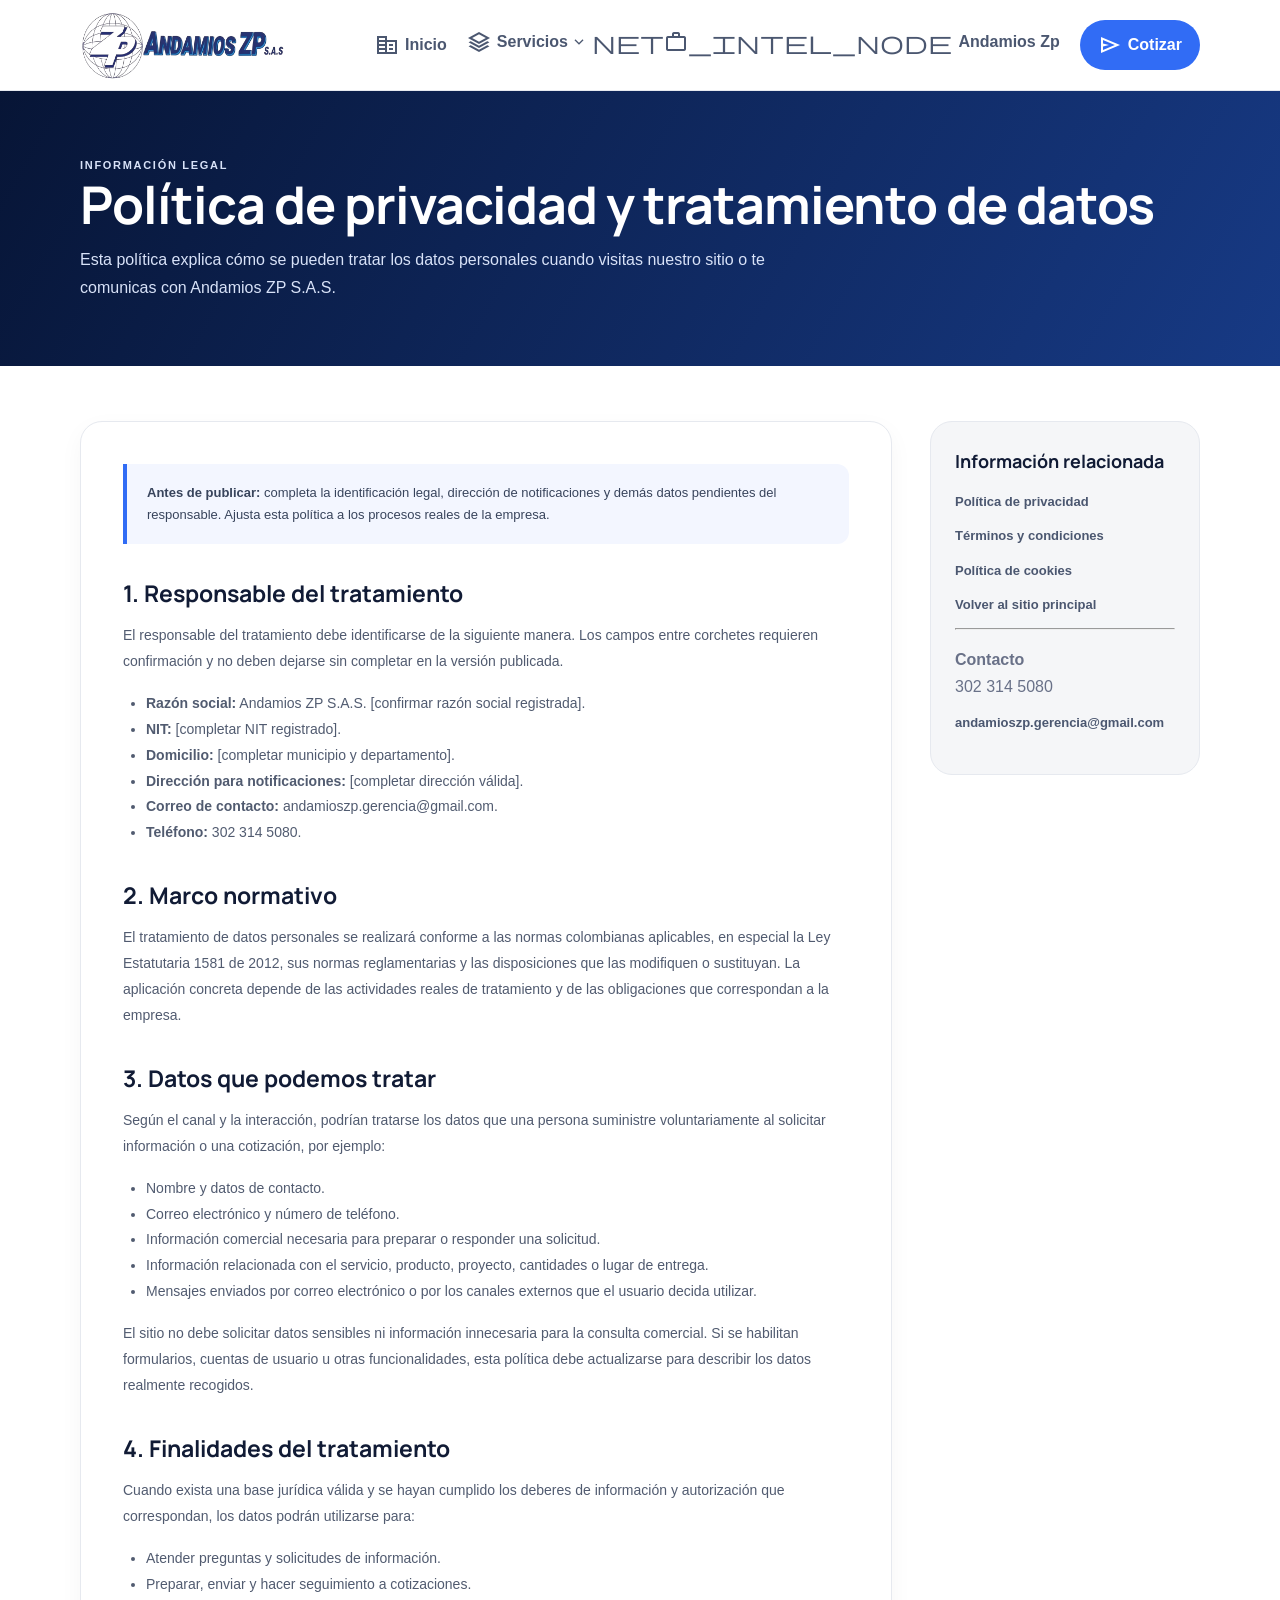
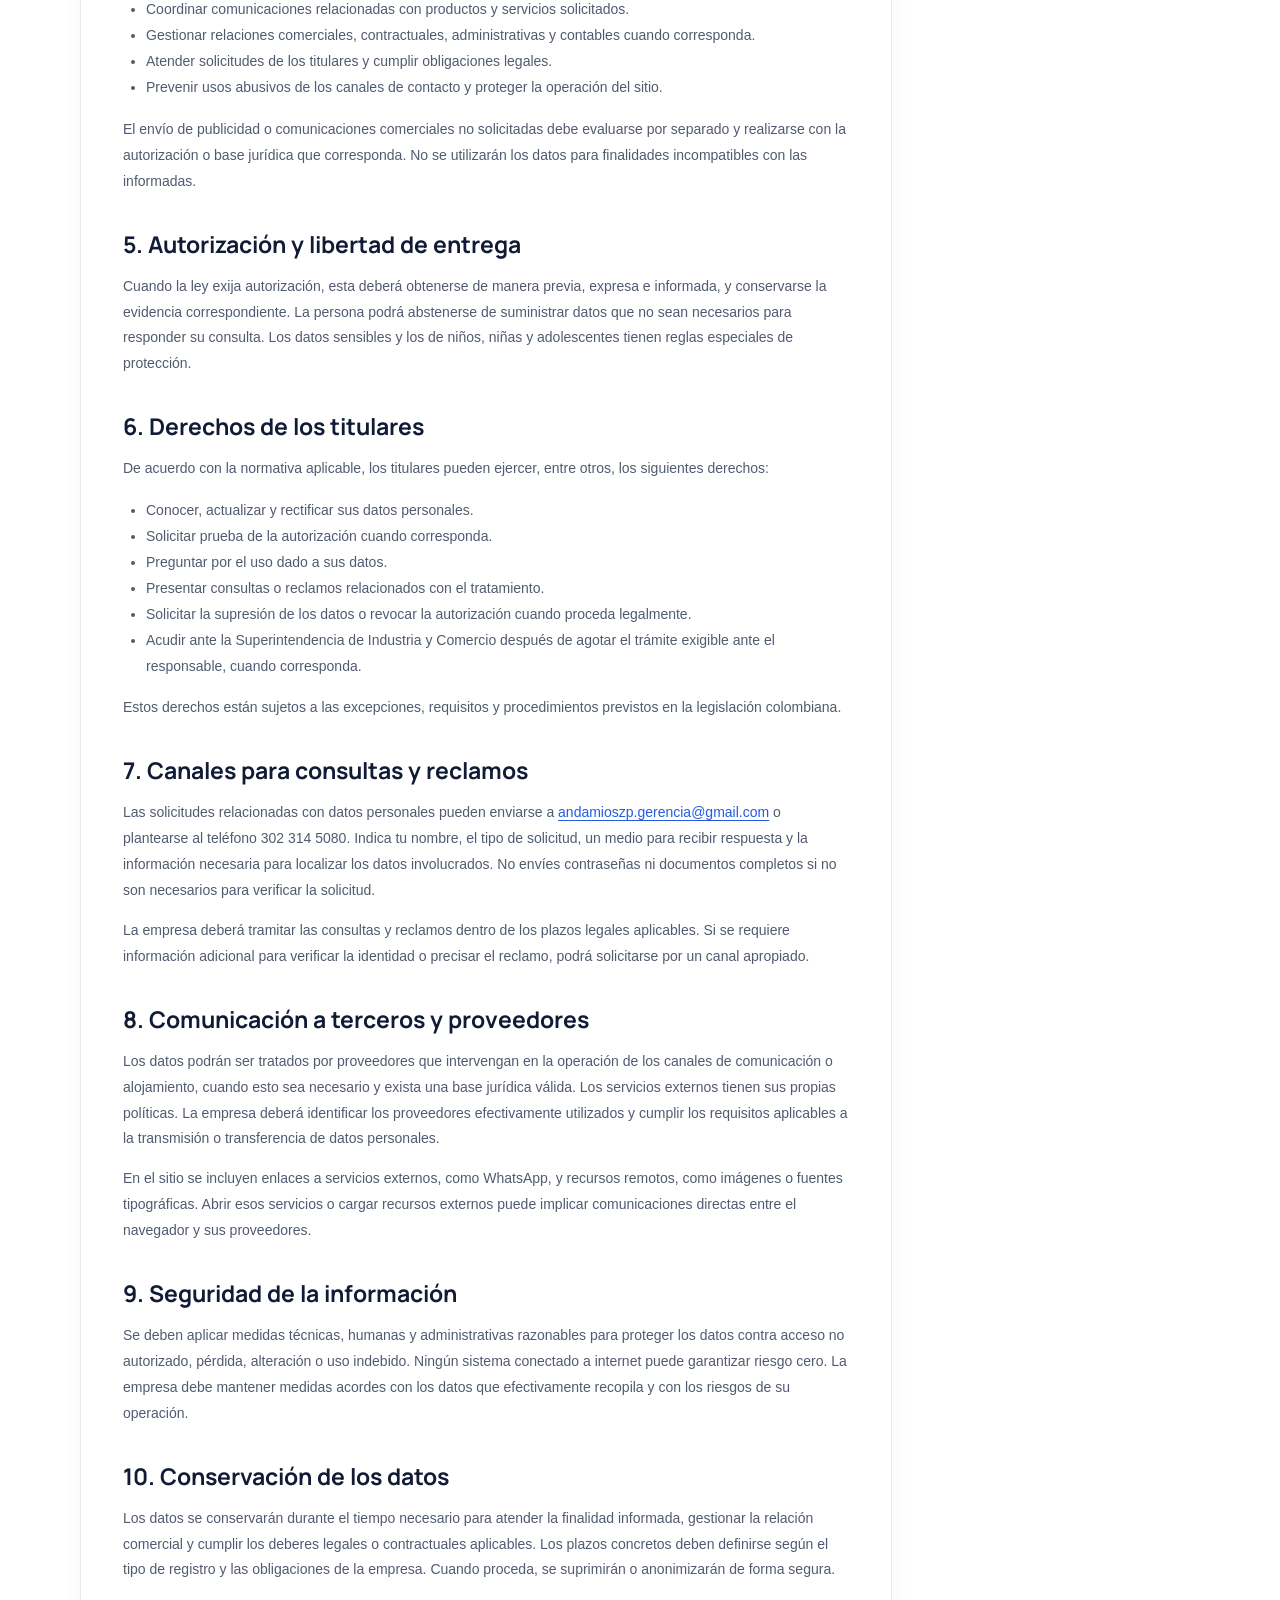
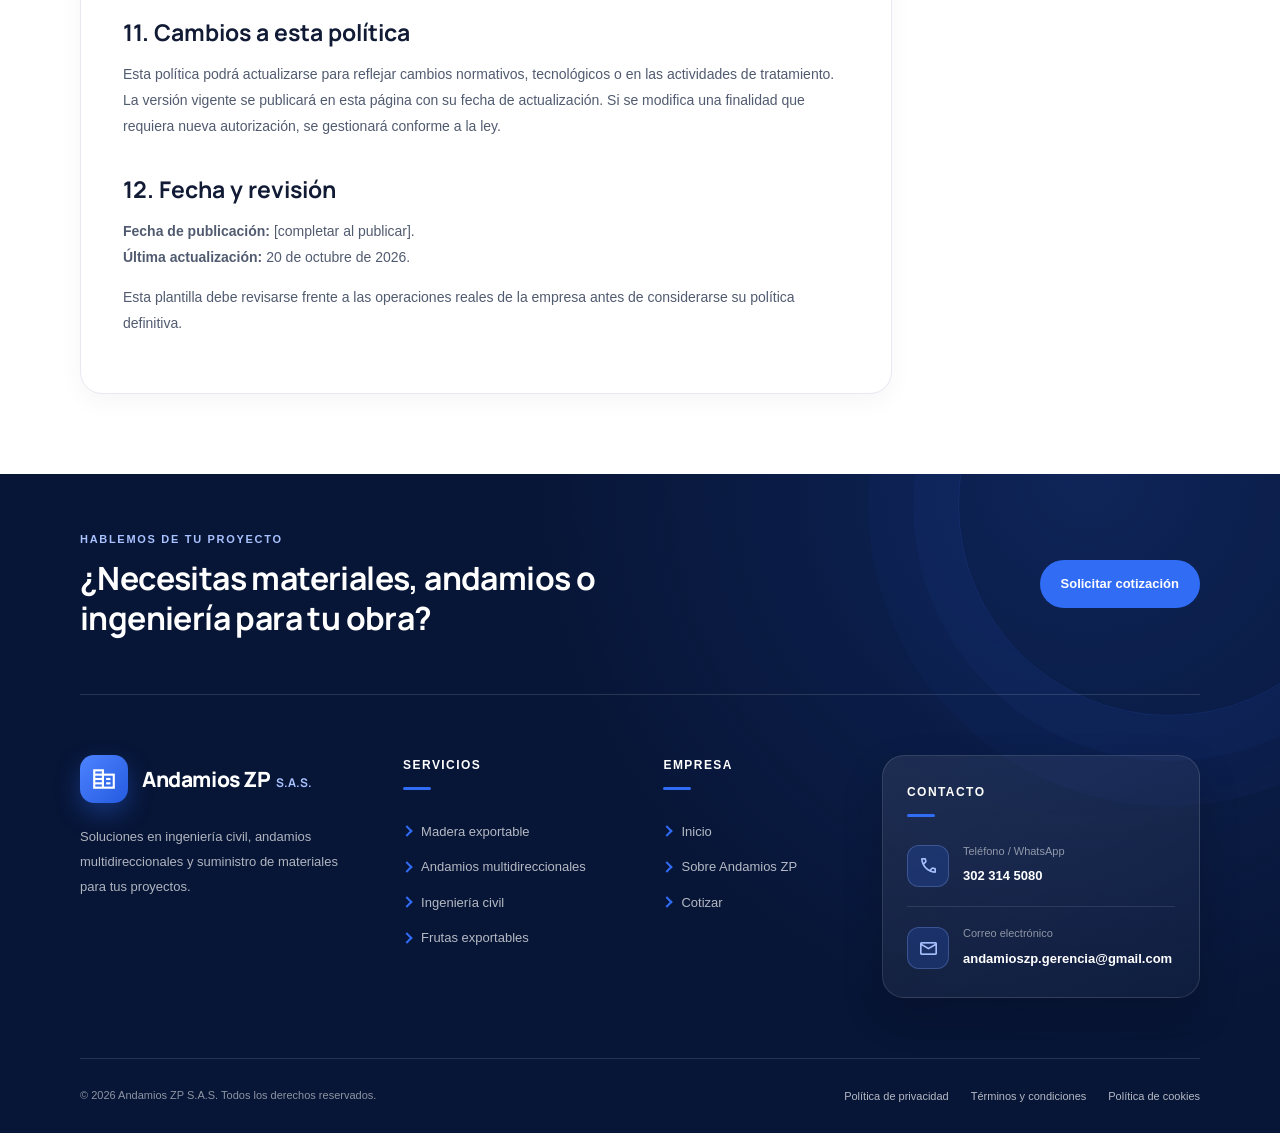
<file: paginas/politica-privacidad.html>
<!doctype html>
<html lang="es">
  <head>
    <meta charset="utf-8" />
    <meta name="viewport" content="width=device-width, initial-scale=1" />
    <meta name="referrer" content="strict-origin-when-cross-origin" />
    <meta name="theme-color" content="#071536" />
    <meta
      name="description"
      content="Política de privacidad y tratamiento de datos personales de Andamios ZP S.A.S." />
    <title>Política de privacidad | Andamios ZP S.A.S.</title>
    <link
      rel="canonical"
      href="https://www.andamioszp.com/paginas/politica-privacidad.html" />
    <link rel="preconnect" href="https://fonts.googleapis.com" />
    <link rel="preconnect" href="https://fonts.gstatic.com" crossorigin />
    <link
      href="https://fonts.googleapis.com/css2?family=DM+Sans:wght@400;500;600;700;800&family=Manrope:wght@600;700;800&display=swap"
      rel="stylesheet" />
    <link rel="stylesheet" href="../CSS/paginas.css" />
    <link rel="icon" href="/img/icono.ico" sizes="any" />
    <link
      href="https://fonts.googleapis.com/css2?family=Material+Symbols+Outlined"
      rel="stylesheet" />
    <link rel="preconnect" href="https://fonts.googleapis.com" />
    <link rel="preconnect" href="https://fonts.gstatic.com" crossorigin />
    <link
      href="https://fonts.googleapis.com/css2?family=Playfair+Display:ital,wght@0,400..900;1,400..900&display=swap"
      rel="stylesheet" />
  </head>
  <body>
    <div class="page-site">
      <header class="page-header" id="page-header">
        <div class="page-wrap page-header-inner">
          <a
            class="page-brand"
            href="../index.html"
            aria-label="Andamios ZP, inicio"
            ><img src="../img/logo.png" alt="Logo de Andamios ZP S.A.S."
          /></a>

          <!-- NUEVO: botón hamburguesa (solo visible en móvil) -->
          <button
            class="page-toggle"
            type="button"
            aria-label="Abrir menú"
            aria-expanded="false"
            aria-controls="page-nav">
            <span class="page-toggle-bars" aria-hidden="true"></span>
          </button>

          <!-- NUEVO: id="page-nav" -->
          <nav class="page-nav" id="page-nav" aria-label="Navegación principal">
            <a href="../index.html"
              ><span class="material-symbols-outlined"> corporate_fare </span
              >Inicio</a
            >

            <div class="dropdown">
              <a
                href="#servicios"
                class="dropdown-toggle"
                aria-haspopup="true"
                aria-expanded="false">
                <span class="material-symbols-outlined"> stacks </span>
                Servicios
                <span class="material-symbols-outlined dropdown-arrow">
                  expand_more
                </span>
              </a>
              <div class="dropdown-menu">
                <a href="./madera.html">Madera exportable</a>
                <a href="./ingenieria-civil.html">Ingeniería civil</a>
                <a href="./frutas.html">Frutas exportables</a>
                <a href="./andamios-multidireccionales.html"
                  >Andamios multidireccionales</a
                >
              </div>
              <a href="/index.html#empresa">
                <span class="material-symbols-outlined">
                  network_intel_node </span
                >Andamios Zp
              </a>
            </div>

            <a
              class="page-nav-cta"
              href="https://wa.me/573023145080?text=Hola%2C%20quiero%20cotizar%20andamios"
              target="_blank"
              rel="noopener noreferrer"
              ><span class="material-symbols-outlined"> send </span>Cotizar</a
            >
          </nav>
        </div>
      </header>

      <main>
        <section class="legal-hero">
          <div class="page-wrap">
            <p class="page-eyebrow">Información legal</p>
            <h1>Política de privacidad y tratamiento de datos</h1>
            <p>
              Esta política explica cómo se pueden tratar los datos personales
              cuando visitas nuestro sitio o te comunicas con Andamios ZP S.A.S.
            </p>
          </div>
        </section>

        <div class="page-wrap legal-layout">
          <article class="legal-content">
            <div class="legal-notice">
              <strong>Antes de publicar:</strong> completa la identificación
              legal, dirección de notificaciones y demás datos pendientes del
              responsable. Ajusta esta política a los procesos reales de la
              empresa.
            </div>

            <h2>1. Responsable del tratamiento</h2>
            <p>
              El responsable del tratamiento debe identificarse de la siguiente
              manera. Los campos entre corchetes requieren confirmación y no
              deben dejarse sin completar en la versión publicada.
            </p>
            <ul>
              <li>
                <strong>Razón social:</strong> Andamios ZP S.A.S. [confirmar
                razón social registrada].
              </li>
              <li><strong>NIT:</strong> [completar NIT registrado].</li>
              <li>
                <strong>Domicilio:</strong> [completar municipio y
                departamento].
              </li>
              <li>
                <strong>Dirección para notificaciones:</strong> [completar
                dirección válida].
              </li>
              <li>
                <strong>Correo de contacto:</strong>
                andamioszp.gerencia@gmail.com.
              </li>
              <li><strong>Teléfono:</strong> 302 314 5080.</li>
            </ul>

            <h2>2. Marco normativo</h2>
            <p>
              El tratamiento de datos personales se realizará conforme a las
              normas colombianas aplicables, en especial la Ley Estatutaria 1581
              de 2012, sus normas reglamentarias y las disposiciones que las
              modifiquen o sustituyan. La aplicación concreta depende de las
              actividades reales de tratamiento y de las obligaciones que
              correspondan a la empresa.
            </p>

            <h2>3. Datos que podemos tratar</h2>
            <p>
              Según el canal y la interacción, podrían tratarse los datos que
              una persona suministre voluntariamente al solicitar información o
              una cotización, por ejemplo:
            </p>
            <ul>
              <li>Nombre y datos de contacto.</li>
              <li>Correo electrónico y número de teléfono.</li>
              <li>
                Información comercial necesaria para preparar o responder una
                solicitud.
              </li>
              <li>
                Información relacionada con el servicio, producto, proyecto,
                cantidades o lugar de entrega.
              </li>
              <li>
                Mensajes enviados por correo electrónico o por los canales
                externos que el usuario decida utilizar.
              </li>
            </ul>
            <p>
              El sitio no debe solicitar datos sensibles ni información
              innecesaria para la consulta comercial. Si se habilitan
              formularios, cuentas de usuario u otras funcionalidades, esta
              política debe actualizarse para describir los datos realmente
              recogidos.
            </p>

            <h2>4. Finalidades del tratamiento</h2>
            <p>
              Cuando exista una base jurídica válida y se hayan cumplido los
              deberes de información y autorización que correspondan, los datos
              podrán utilizarse para:
            </p>
            <ul>
              <li>Atender preguntas y solicitudes de información.</li>
              <li>Preparar, enviar y hacer seguimiento a cotizaciones.</li>
              <li>
                Coordinar comunicaciones relacionadas con productos y servicios
                solicitados.
              </li>
              <li>
                Gestionar relaciones comerciales, contractuales, administrativas
                y contables cuando corresponda.
              </li>
              <li>
                Atender solicitudes de los titulares y cumplir obligaciones
                legales.
              </li>
              <li>
                Prevenir usos abusivos de los canales de contacto y proteger la
                operación del sitio.
              </li>
            </ul>
            <p>
              El envío de publicidad o comunicaciones comerciales no solicitadas
              debe evaluarse por separado y realizarse con la autorización o
              base jurídica que corresponda. No se utilizarán los datos para
              finalidades incompatibles con las informadas.
            </p>

            <h2>5. Autorización y libertad de entrega</h2>
            <p>
              Cuando la ley exija autorización, esta deberá obtenerse de manera
              previa, expresa e informada, y conservarse la evidencia
              correspondiente. La persona podrá abstenerse de suministrar datos
              que no sean necesarios para responder su consulta. Los datos
              sensibles y los de niños, niñas y adolescentes tienen reglas
              especiales de protección.
            </p>

            <h2>6. Derechos de los titulares</h2>
            <p>
              De acuerdo con la normativa aplicable, los titulares pueden
              ejercer, entre otros, los siguientes derechos:
            </p>
            <ul>
              <li>Conocer, actualizar y rectificar sus datos personales.</li>
              <li>Solicitar prueba de la autorización cuando corresponda.</li>
              <li>Preguntar por el uso dado a sus datos.</li>
              <li>
                Presentar consultas o reclamos relacionados con el tratamiento.
              </li>
              <li>
                Solicitar la supresión de los datos o revocar la autorización
                cuando proceda legalmente.
              </li>
              <li>
                Acudir ante la Superintendencia de Industria y Comercio después
                de agotar el trámite exigible ante el responsable, cuando
                corresponda.
              </li>
            </ul>
            <p>
              Estos derechos están sujetos a las excepciones, requisitos y
              procedimientos previstos en la legislación colombiana.
            </p>

            <h2>7. Canales para consultas y reclamos</h2>
            <p>
              Las solicitudes relacionadas con datos personales pueden enviarse
              a
              <a href="mailto:andamioszp.gerencia@gmail.com"
                >andamioszp.gerencia@gmail.com</a
              >
              o plantearse al teléfono 302 314 5080. Indica tu nombre, el tipo
              de solicitud, un medio para recibir respuesta y la información
              necesaria para localizar los datos involucrados. No envíes
              contraseñas ni documentos completos si no son necesarios para
              verificar la solicitud.
            </p>
            <p>
              La empresa deberá tramitar las consultas y reclamos dentro de los
              plazos legales aplicables. Si se requiere información adicional
              para verificar la identidad o precisar el reclamo, podrá
              solicitarse por un canal apropiado.
            </p>

            <h2>8. Comunicación a terceros y proveedores</h2>
            <p>
              Los datos podrán ser tratados por proveedores que intervengan en
              la operación de los canales de comunicación o alojamiento, cuando
              esto sea necesario y exista una base jurídica válida. Los
              servicios externos tienen sus propias políticas. La empresa deberá
              identificar los proveedores efectivamente utilizados y cumplir los
              requisitos aplicables a la transmisión o transferencia de datos
              personales.
            </p>
            <p>
              En el sitio se incluyen enlaces a servicios externos, como
              WhatsApp, y recursos remotos, como imágenes o fuentes
              tipográficas. Abrir esos servicios o cargar recursos externos
              puede implicar comunicaciones directas entre el navegador y sus
              proveedores.
            </p>

            <h2>9. Seguridad de la información</h2>
            <p>
              Se deben aplicar medidas técnicas, humanas y administrativas
              razonables para proteger los datos contra acceso no autorizado,
              pérdida, alteración o uso indebido. Ningún sistema conectado a
              internet puede garantizar riesgo cero. La empresa debe mantener
              medidas acordes con los datos que efectivamente recopila y con los
              riesgos de su operación.
            </p>

            <h2>10. Conservación de los datos</h2>
            <p>
              Los datos se conservarán durante el tiempo necesario para atender
              la finalidad informada, gestionar la relación comercial y cumplir
              los deberes legales o contractuales aplicables. Los plazos
              concretos deben definirse según el tipo de registro y las
              obligaciones de la empresa. Cuando proceda, se suprimirán o
              anonimizarán de forma segura.
            </p>

            <h2>11. Cambios a esta política</h2>
            <p>
              Esta política podrá actualizarse para reflejar cambios normativos,
              tecnológicos o en las actividades de tratamiento. La versión
              vigente se publicará en esta página con su fecha de actualización.
              Si se modifica una finalidad que requiera nueva autorización, se
              gestionará conforme a la ley.
            </p>

            <h2>12. Fecha y revisión</h2>
            <p>
              <strong>Fecha de publicación:</strong> [completar al publicar].<br /><strong
                >Última actualización:</strong
              >
              20 de octubre de 2026.
            </p>
            <p>
              Esta plantilla debe revisarse frente a las operaciones reales de
              la empresa antes de considerarse su política definitiva.
            </p>
          </article>

          <aside class="legal-aside">
            <h2>Información relacionada</h2>
            <nav aria-label="Documentos legales">
              <a href="./politica-privacidad.html" aria-current="page"
                >Política de privacidad</a
              >
              <a href="./terminos-condiciones.html">Términos y condiciones</a>
              <a href="./politica-cookies.html">Política de cookies</a>
              <a href="../index.html">Volver al sitio principal</a>
            </nav>
            <hr />
            <p class="page-muted">
              <strong>Contacto</strong><br />302 314 5080<br /><a
                href="mailto:andamioszp.gerencia@gmail.com"
                >andamioszp.gerencia@gmail.com</a
              >
            </p>
          </aside>
        </div>
      </main>

      <footer class="page-footer">
        <div class="page-wrap">
          <!-- Llamado a la acción -->
          <div class="footer-cta">
            <div class="footer-cta-text">
              <p class="footer-kicker">Hablemos de tu proyecto</p>
              <h2>
                ¿Necesitas materiales, andamios o ingeniería para tu obra?
              </h2>
            </div>
            <a
              class="page-btn page-btn-primary"
              href="https://wa.me/573023145080?text=Hola%2C%20quiero%20cotizar%20un%20proyecto"
              target="_blank"
              rel="noopener noreferrer"
              >Solicitar cotización</a
            >
          </div>

          <div class="footer-main">
            <!-- Marca -->
            <div class="footer-column footer-brand">
              <a
                class="footer-logo"
                href="../index.html"
                aria-label="Andamios ZP, inicio">
                <span
                  class="footer-logo-mark material-symbols-outlined"
                  aria-hidden="true"
                  >corporate_fare</span
                >
                <span class="footer-logo-text"
                  >Andamios ZP <small>S.A.S.</small></span
                >
              </a>
              <p class="footer-description">
                Soluciones en ingeniería civil, andamios multidireccionales y
                suministro de materiales para tus proyectos.
              </p>
            </div>

            <!-- Servicios -->
            <div class="footer-column">
              <h3>Servicios</h3>
              <nav class="footer-nav" aria-label="Servicios">
                <a href="./madera.html">Madera exportable</a>
                <a href="./andamios-multidireccionales.html"
                  >Andamios multidireccionales</a
                >
                <a href="./ingenieria-civil.html">Ingeniería civil</a>
                <a href="./frutas.html">Frutas exportables</a>
              </nav>
            </div>

            <!-- Empresa -->
            <div class="footer-column">
              <h3>Empresa</h3>
              <nav class="footer-nav" aria-label="Empresa">
                <a href="../index.html">Inicio</a>
                <a href="../index.html#empresa">Sobre Andamios ZP</a>
                <a
                  href="https://wa.me/573023145080?text=Hola%2C%20quiero%20cotizar%20andamios"
                  target="_blank"
                  rel="noopener noreferrer"
                  >Cotizar</a
                >
              </nav>
            </div>

            <!-- Contacto -->
            <div class="footer-column footer-contact">
              <h3>Contacto</h3>
              <ul class="footer-contact-list">
                <li>
                  <span
                    class="footer-icon material-symbols-outlined"
                    aria-hidden="true"
                    >call</span
                  >
                  <div>
                    <span class="footer-label">Teléfono / WhatsApp</span>
                    <a
                      href="https://wa.me/573023145080"
                      target="_blank"
                      rel="noopener noreferrer"
                      >302 314 5080</a
                    >
                  </div>
                </li>
                <li>
                  <span
                    class="footer-icon material-symbols-outlined"
                    aria-hidden="true"
                    >mail</span
                  >
                  <div>
                    <span class="footer-label">Correo electrónico</span>
                    <a href="mailto:andamioszp.gerencia@gmail.com"
                      >andamioszp.gerencia@gmail.com</a
                    >
                  </div>
                </li>
              </ul>
            </div>
          </div>

          <!-- Franja inferior -->
          <div class="footer-bottom">
            <p>
              © <span class="current-year">2026</span> Andamios ZP S.A.S. Todos
              los derechos reservados.
            </p>
            <nav class="footer-legal" aria-label="Información legal">
              <a href="./politica-privacidad.html">Política de privacidad</a>
              <a href="./terminos-condiciones.html">Términos y condiciones</a>
              <a href="./politica-cookies.html">Política de cookies</a>
            </nav>
          </div>
        </div>
      </footer>
    </div>
    <script>
      document.querySelectorAll(".current-year").forEach(el=>el.textContent=new Date().getFullYear());

          (function () {
        var header = document.getElementById("page-header");
        if (!header) return;

        var toggle = header.querySelector(".page-toggle");
        var nav = header.querySelector(".page-nav");
        var dropdown = header.querySelector(".dropdown");
        var dropToggle = header.querySelector(".dropdown-toggle");
        var mq = window.matchMedia("(max-width: 900px)");

        function setMenu(open) {
          header.classList.toggle("is-menu-open", open);
          document.body.classList.toggle("menu-open", open);
          toggle.setAttribute("aria-expanded", String(open));
          toggle.setAttribute("aria-label", open ? "Cerrar menú" : "Abrir menú");
          if (!open) setDropdown(false);
        }

        function setDropdown(open) {
          if (!dropdown) return;
          dropdown.classList.toggle("is-open", open);
          dropToggle.setAttribute("aria-expanded", String(open));
        }

        // Abrir / cerrar con el botón
        toggle.addEventListener("click", function () {
          setMenu(!header.classList.contains("is-menu-open"));
        });

        // Acordeón de "Servicios" (solo en móvil; en escritorio sigue el hover)
        if (dropToggle) {
          dropToggle.addEventListener("click", function (e) {
            if (!mq.matches) return;
            e.preventDefault();
            setDropdown(!dropdown.classList.contains("is-open"));
          });
        }

        // Cerrar al elegir cualquier enlace real
        nav.addEventListener("click", function (e) {
          var link = e.target.closest("a");
          if (!link || link === dropToggle) return;
          setMenu(false);
        });

        // Cerrar con Escape y devolver el foco al botón
        document.addEventListener("keydown", function (e) {
          if (e.key === "Escape" && header.classList.contains("is-menu-open")) {
            setMenu(false);
            toggle.focus();
          }
        });

        // Cerrar al tocar fuera de la cabecera
        document.addEventListener("click", function (e) {
          if (
            header.classList.contains("is-menu-open") &&
            !header.contains(e.target)
          ) {
            setMenu(false);
          }
        });

        // Si se pasa a escritorio, restablecer todo
        mq.addEventListener("change", function (e) {
          if (!e.matches) setMenu(false);
        });
      })();
    </script>
  </body>
</html>
</file>
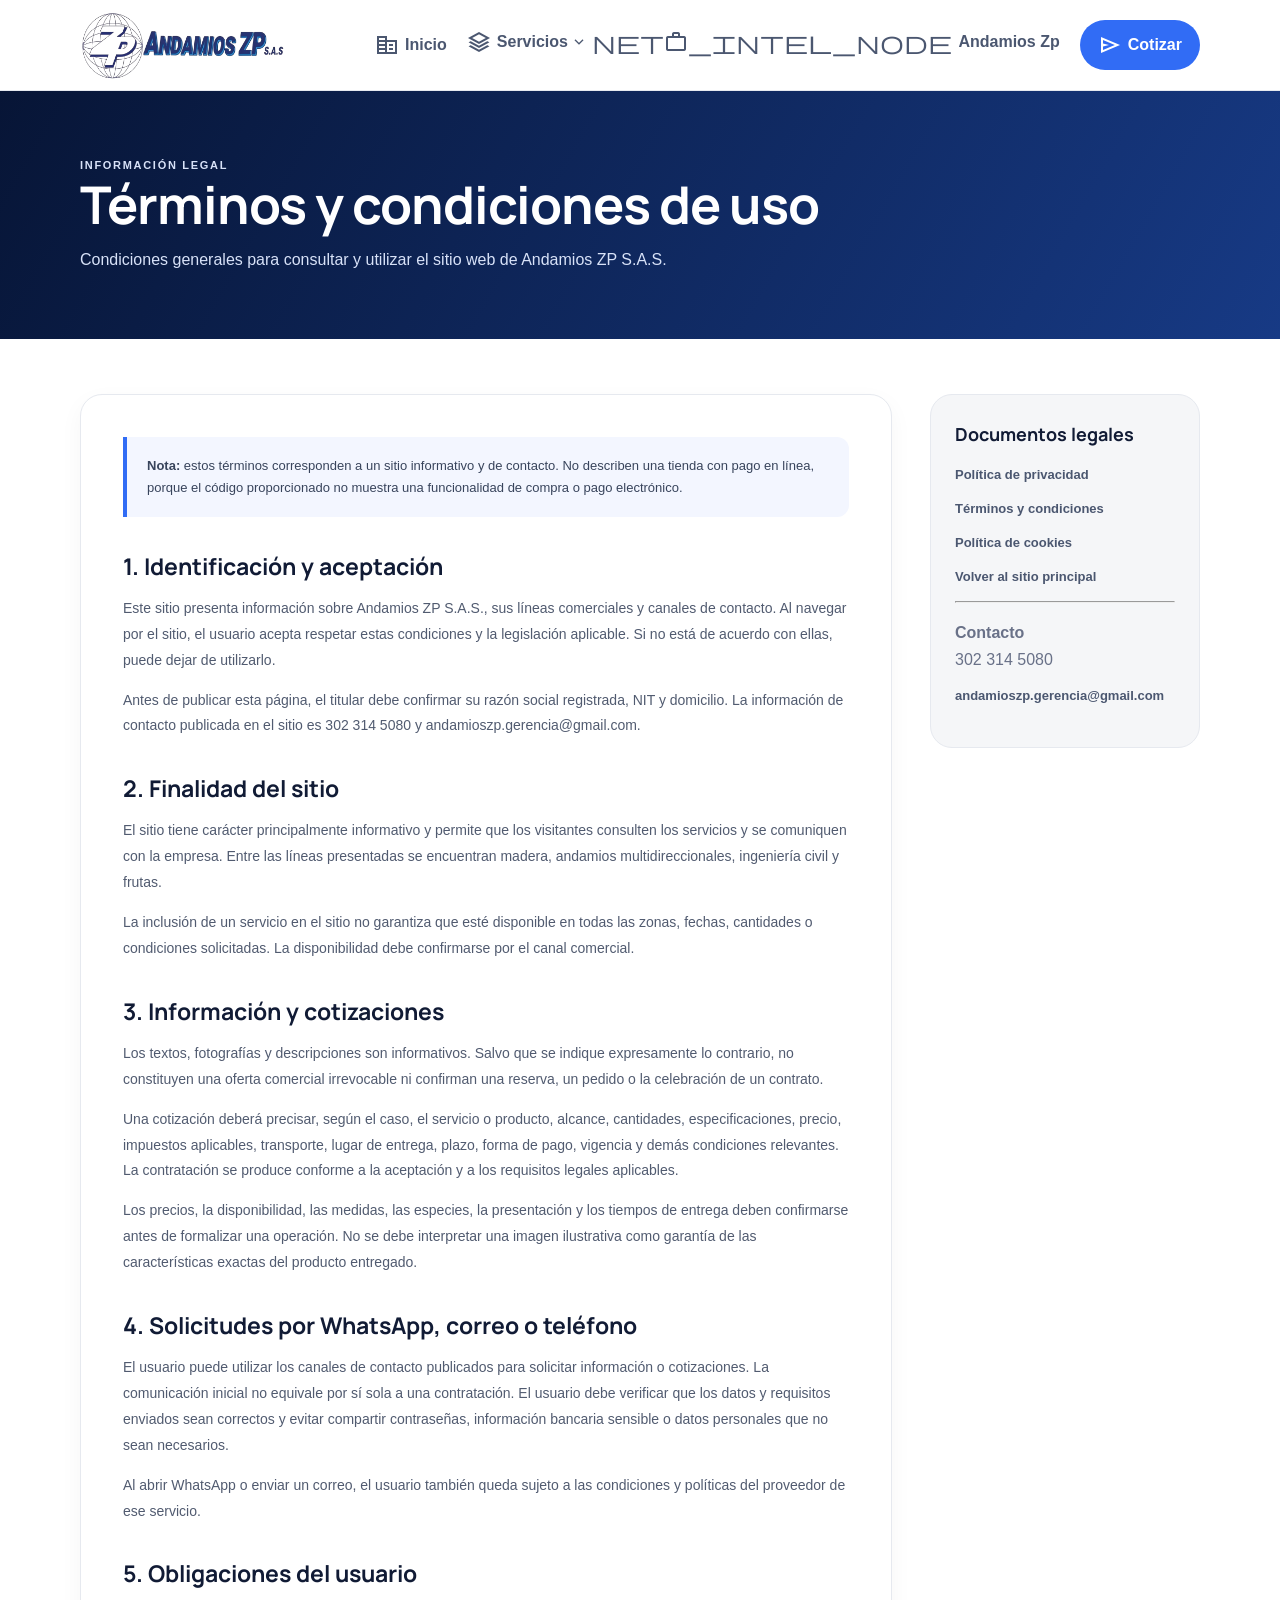
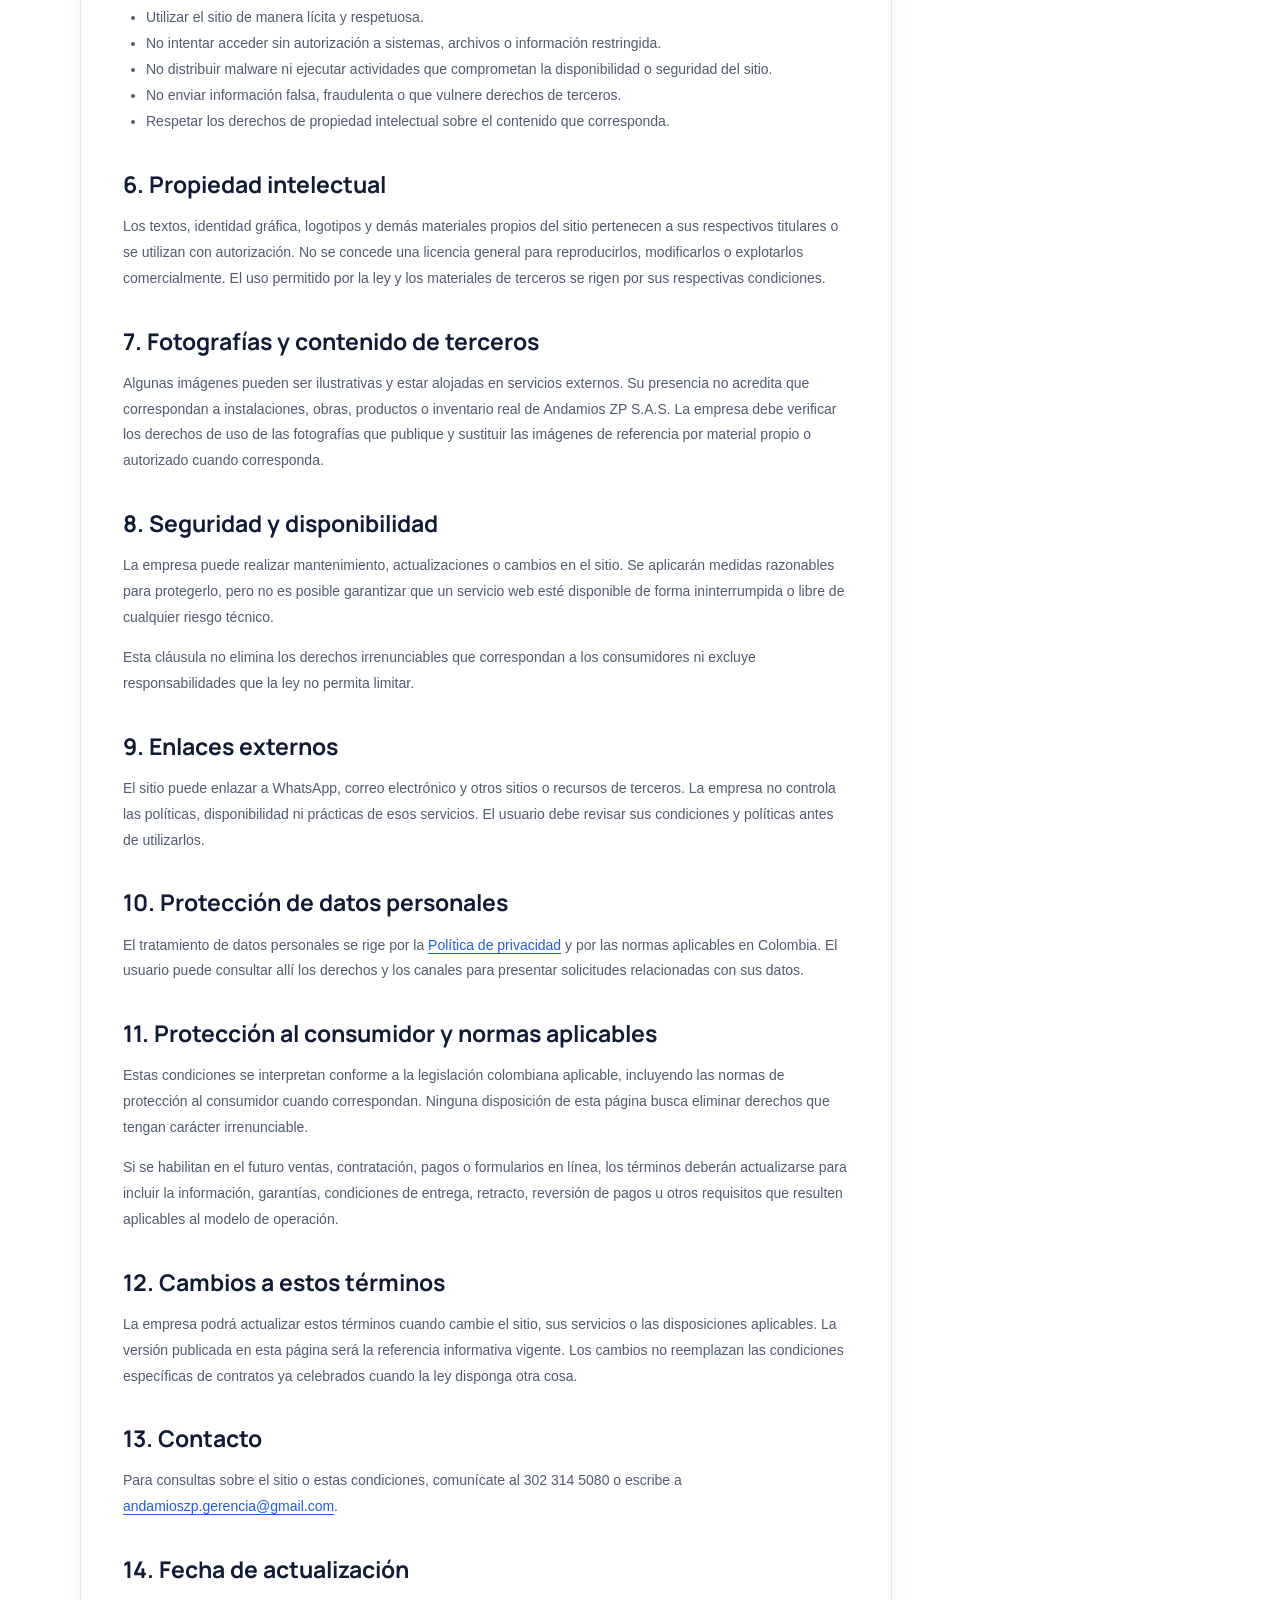
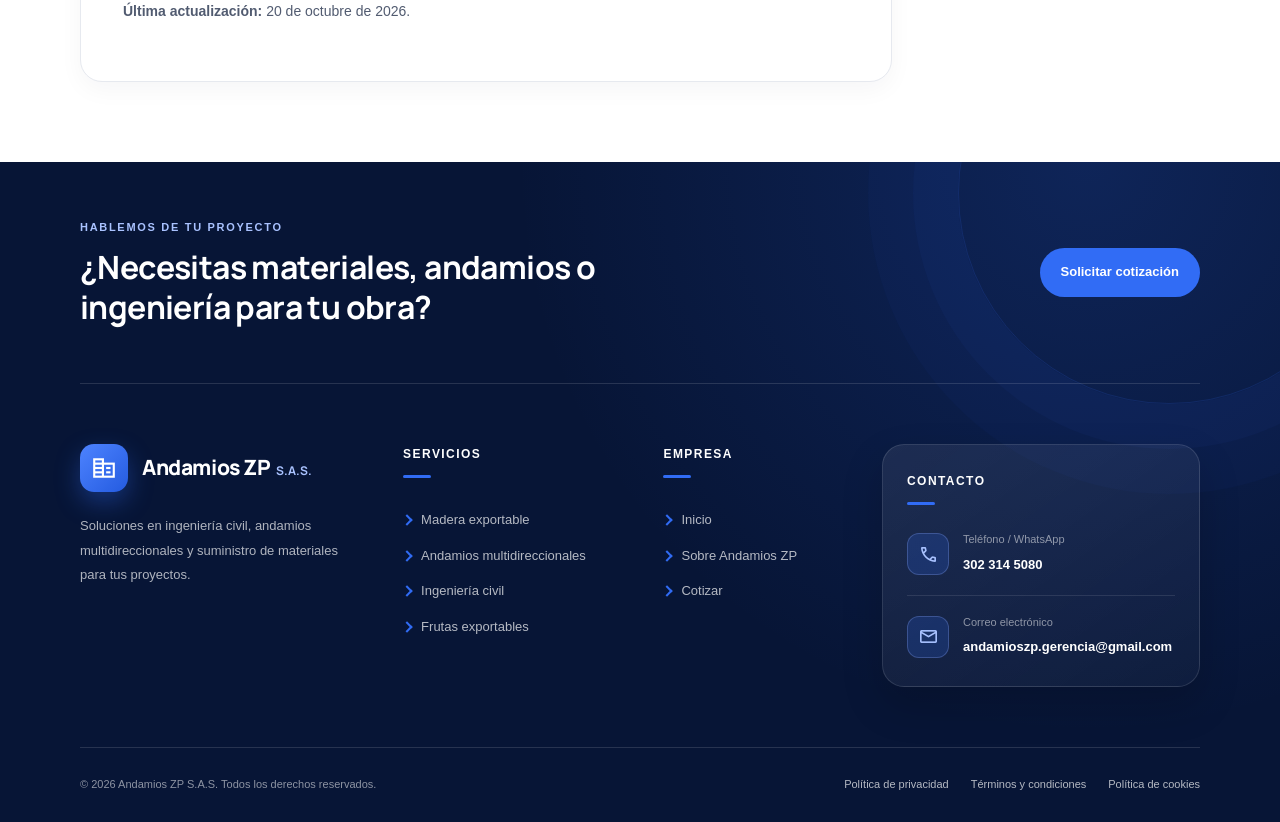
<file: paginas/terminos-condiciones.html>
<!doctype html>
<html lang="es">
  <head>
    <meta charset="utf-8" />
    <meta name="viewport" content="width=device-width, initial-scale=1" />
    <meta name="referrer" content="strict-origin-when-cross-origin" />
    <meta name="theme-color" content="#071536" />
    <meta
      name="description"
      content="Términos y condiciones de uso del sitio web de Andamios ZP S.A.S." />
    <title>Términos y condiciones | Andamios ZP S.A.S.</title>
    <link
      rel="canonical"
      href="https://www.andamioszp.com/paginas/terminos-condiciones.html" />
    <link rel="preconnect" href="https://fonts.googleapis.com" />
    <link rel="preconnect" href="https://fonts.gstatic.com" crossorigin />
    <link
      href="https://fonts.googleapis.com/css2?family=DM+Sans:wght@400;500;600;700;800&family=Manrope:wght@600;700;800&display=swap"
      rel="stylesheet" />
    <link rel="stylesheet" href="../CSS/paginas.css" />
    <link rel="icon" href="/img/icono.ico" sizes="any" />
    <link
      href="https://fonts.googleapis.com/css2?family=Material+Symbols+Outlined"
      rel="stylesheet" />
    <link rel="preconnect" href="https://fonts.googleapis.com" />
    <link rel="preconnect" href="https://fonts.gstatic.com" crossorigin />
    <link
      href="https://fonts.googleapis.com/css2?family=Playfair+Display:ital,wght@0,400..900;1,400..900&display=swap"
      rel="stylesheet" />
  </head>
  <body>
    <div class="page-site">
      <header class="page-header" id="page-header">
        <div class="page-wrap page-header-inner">
          <a
            class="page-brand"
            href="../index.html"
            aria-label="Andamios ZP, inicio"
            ><img src="../img/logo.png" alt="Logo de Andamios ZP S.A.S."
          /></a>

          <!-- NUEVO: botón hamburguesa (solo visible en móvil) -->
          <button
            class="page-toggle"
            type="button"
            aria-label="Abrir menú"
            aria-expanded="false"
            aria-controls="page-nav">
            <span class="page-toggle-bars" aria-hidden="true"></span>
          </button>

          <!-- NUEVO: id="page-nav" -->
          <nav class="page-nav" id="page-nav" aria-label="Navegación principal">
            <a href="../index.html"
              ><span class="material-symbols-outlined"> corporate_fare </span
              >Inicio</a
            >

            <div class="dropdown">
              <a
                href="#servicios"
                class="dropdown-toggle"
                aria-haspopup="true"
                aria-expanded="false">
                <span class="material-symbols-outlined"> stacks </span>
                Servicios
                <span class="material-symbols-outlined dropdown-arrow">
                  expand_more
                </span>
              </a>
              <div class="dropdown-menu">
                <a href="./madera.html">Madera exportable</a>
                <a href="./ingenieria-civil.html">Ingeniería civil</a>
                <a href="./frutas.html">Frutas exportables</a>
                <a href="./andamios-multidireccionales.html"
                  >Andamios multidireccionales</a
                >
              </div>
              <a href="/index.html#empresa">
                <span class="material-symbols-outlined">
                  network_intel_node </span
                >Andamios Zp
              </a>
            </div>

            <a
              class="page-nav-cta"
              href="https://wa.me/573023145080?text=Hola%2C%20quiero%20cotizar%20andamios"
              target="_blank"
              rel="noopener noreferrer"
              ><span class="material-symbols-outlined"> send </span>Cotizar</a
            >
          </nav>
        </div>
      </header>

      <main>
        <section class="legal-hero">
          <div class="page-wrap">
            <p class="page-eyebrow">Información legal</p>
            <h1>Términos y condiciones de uso</h1>
            <p>
              Condiciones generales para consultar y utilizar el sitio web de
              Andamios ZP S.A.S.
            </p>
          </div>
        </section>

        <div class="page-wrap legal-layout">
          <article class="legal-content">
            <div class="legal-notice">
              <strong>Nota:</strong> estos términos corresponden a un sitio
              informativo y de contacto. No describen una tienda con pago en
              línea, porque el código proporcionado no muestra una funcionalidad
              de compra o pago electrónico.
            </div>

            <h2>1. Identificación y aceptación</h2>
            <p>
              Este sitio presenta información sobre Andamios ZP S.A.S., sus
              líneas comerciales y canales de contacto. Al navegar por el sitio,
              el usuario acepta respetar estas condiciones y la legislación
              aplicable. Si no está de acuerdo con ellas, puede dejar de
              utilizarlo.
            </p>
            <p>
              Antes de publicar esta página, el titular debe confirmar su razón
              social registrada, NIT y domicilio. La información de contacto
              publicada en el sitio es 302 314 5080 y
              andamioszp.gerencia@gmail.com.
            </p>

            <h2>2. Finalidad del sitio</h2>
            <p>
              El sitio tiene carácter principalmente informativo y permite que
              los visitantes consulten los servicios y se comuniquen con la
              empresa. Entre las líneas presentadas se encuentran madera,
              andamios multidireccionales, ingeniería civil y frutas.
            </p>
            <p>
              La inclusión de un servicio en el sitio no garantiza que esté
              disponible en todas las zonas, fechas, cantidades o condiciones
              solicitadas. La disponibilidad debe confirmarse por el canal
              comercial.
            </p>

            <h2>3. Información y cotizaciones</h2>
            <p>
              Los textos, fotografías y descripciones son informativos. Salvo
              que se indique expresamente lo contrario, no constituyen una
              oferta comercial irrevocable ni confirman una reserva, un pedido o
              la celebración de un contrato.
            </p>
            <p>
              Una cotización deberá precisar, según el caso, el servicio o
              producto, alcance, cantidades, especificaciones, precio, impuestos
              aplicables, transporte, lugar de entrega, plazo, forma de pago,
              vigencia y demás condiciones relevantes. La contratación se
              produce conforme a la aceptación y a los requisitos legales
              aplicables.
            </p>
            <p>
              Los precios, la disponibilidad, las medidas, las especies, la
              presentación y los tiempos de entrega deben confirmarse antes de
              formalizar una operación. No se debe interpretar una imagen
              ilustrativa como garantía de las características exactas del
              producto entregado.
            </p>

            <h2>4. Solicitudes por WhatsApp, correo o teléfono</h2>
            <p>
              El usuario puede utilizar los canales de contacto publicados para
              solicitar información o cotizaciones. La comunicación inicial no
              equivale por sí sola a una contratación. El usuario debe verificar
              que los datos y requisitos enviados sean correctos y evitar
              compartir contraseñas, información bancaria sensible o datos
              personales que no sean necesarios.
            </p>
            <p>
              Al abrir WhatsApp o enviar un correo, el usuario también queda
              sujeto a las condiciones y políticas del proveedor de ese
              servicio.
            </p>

            <h2>5. Obligaciones del usuario</h2>
            <ul>
              <li>Utilizar el sitio de manera lícita y respetuosa.</li>
              <li>
                No intentar acceder sin autorización a sistemas, archivos o
                información restringida.
              </li>
              <li>
                No distribuir malware ni ejecutar actividades que comprometan la
                disponibilidad o seguridad del sitio.
              </li>
              <li>
                No enviar información falsa, fraudulenta o que vulnere derechos
                de terceros.
              </li>
              <li>
                Respetar los derechos de propiedad intelectual sobre el
                contenido que corresponda.
              </li>
            </ul>

            <h2>6. Propiedad intelectual</h2>
            <p>
              Los textos, identidad gráfica, logotipos y demás materiales
              propios del sitio pertenecen a sus respectivos titulares o se
              utilizan con autorización. No se concede una licencia general para
              reproducirlos, modificarlos o explotarlos comercialmente. El uso
              permitido por la ley y los materiales de terceros se rigen por sus
              respectivas condiciones.
            </p>

            <h2>7. Fotografías y contenido de terceros</h2>
            <p>
              Algunas imágenes pueden ser ilustrativas y estar alojadas en
              servicios externos. Su presencia no acredita que correspondan a
              instalaciones, obras, productos o inventario real de Andamios ZP
              S.A.S. La empresa debe verificar los derechos de uso de las
              fotografías que publique y sustituir las imágenes de referencia
              por material propio o autorizado cuando corresponda.
            </p>

            <h2>8. Seguridad y disponibilidad</h2>
            <p>
              La empresa puede realizar mantenimiento, actualizaciones o cambios
              en el sitio. Se aplicarán medidas razonables para protegerlo, pero
              no es posible garantizar que un servicio web esté disponible de
              forma ininterrumpida o libre de cualquier riesgo técnico.
            </p>
            <p>
              Esta cláusula no elimina los derechos irrenunciables que
              correspondan a los consumidores ni excluye responsabilidades que
              la ley no permita limitar.
            </p>

            <h2>9. Enlaces externos</h2>
            <p>
              El sitio puede enlazar a WhatsApp, correo electrónico y otros
              sitios o recursos de terceros. La empresa no controla las
              políticas, disponibilidad ni prácticas de esos servicios. El
              usuario debe revisar sus condiciones y políticas antes de
              utilizarlos.
            </p>

            <h2>10. Protección de datos personales</h2>
            <p>
              El tratamiento de datos personales se rige por la
              <a href="./politica-privacidad.html">Política de privacidad</a> y
              por las normas aplicables en Colombia. El usuario puede consultar
              allí los derechos y los canales para presentar solicitudes
              relacionadas con sus datos.
            </p>

            <h2>11. Protección al consumidor y normas aplicables</h2>
            <p>
              Estas condiciones se interpretan conforme a la legislación
              colombiana aplicable, incluyendo las normas de protección al
              consumidor cuando correspondan. Ninguna disposición de esta página
              busca eliminar derechos que tengan carácter irrenunciable.
            </p>
            <p>
              Si se habilitan en el futuro ventas, contratación, pagos o
              formularios en línea, los términos deberán actualizarse para
              incluir la información, garantías, condiciones de entrega,
              retracto, reversión de pagos u otros requisitos que resulten
              aplicables al modelo de operación.
            </p>

            <h2>12. Cambios a estos términos</h2>
            <p>
              La empresa podrá actualizar estos términos cuando cambie el sitio,
              sus servicios o las disposiciones aplicables. La versión publicada
              en esta página será la referencia informativa vigente. Los cambios
              no reemplazan las condiciones específicas de contratos ya
              celebrados cuando la ley disponga otra cosa.
            </p>

            <h2>13. Contacto</h2>
            <p>
              Para consultas sobre el sitio o estas condiciones, comunícate al
              302 314 5080 o escribe a
              <a href="mailto:andamioszp.gerencia@gmail.com"
                >andamioszp.gerencia@gmail.com</a
              >.
            </p>

            <h2>14. Fecha de actualización</h2>
            <p><strong>Última actualización:</strong> 20 de octubre de 2026.</p>
          </article>

          <aside class="legal-aside">
            <h2>Documentos legales</h2>
            <nav aria-label="Documentos legales">
              <a href="./politica-privacidad.html">Política de privacidad</a>
              <a href="./terminos-condiciones.html" aria-current="page"
                >Términos y condiciones</a
              >
              <a href="./politica-cookies.html">Política de cookies</a>
              <a href="../index.html">Volver al sitio principal</a>
            </nav>
            <hr />
            <p class="page-muted">
              <strong>Contacto</strong><br />302 314 5080<br /><a
                href="mailto:andamioszp.gerencia@gmail.com"
                >andamioszp.gerencia@gmail.com</a
              >
            </p>
          </aside>
        </div>
      </main>

      <footer class="page-footer">
        <div class="page-wrap">
          <!-- Llamado a la acción -->
          <div class="footer-cta">
            <div class="footer-cta-text">
              <p class="footer-kicker">Hablemos de tu proyecto</p>
              <h2>
                ¿Necesitas materiales, andamios o ingeniería para tu obra?
              </h2>
            </div>
            <a
              class="page-btn page-btn-primary"
              href="https://wa.me/573023145080?text=Hola%2C%20quiero%20cotizar%20un%20proyecto"
              target="_blank"
              rel="noopener noreferrer"
              >Solicitar cotización</a
            >
          </div>

          <div class="footer-main">
            <!-- Marca -->
            <div class="footer-column footer-brand">
              <a
                class="footer-logo"
                href="../index.html"
                aria-label="Andamios ZP, inicio">
                <span
                  class="footer-logo-mark material-symbols-outlined"
                  aria-hidden="true"
                  >corporate_fare</span
                >
                <span class="footer-logo-text"
                  >Andamios ZP <small>S.A.S.</small></span
                >
              </a>
              <p class="footer-description">
                Soluciones en ingeniería civil, andamios multidireccionales y
                suministro de materiales para tus proyectos.
              </p>
            </div>

            <!-- Servicios -->
            <div class="footer-column">
              <h3>Servicios</h3>
              <nav class="footer-nav" aria-label="Servicios">
                <a href="./madera.html">Madera exportable</a>
                <a href="./andamios-multidireccionales.html"
                  >Andamios multidireccionales</a
                >
                <a href="./ingenieria-civil.html">Ingeniería civil</a>
                <a href="./frutas.html">Frutas exportables</a>
              </nav>
            </div>

            <!-- Empresa -->
            <div class="footer-column">
              <h3>Empresa</h3>
              <nav class="footer-nav" aria-label="Empresa">
                <a href="../index.html">Inicio</a>
                <a href="../index.html#empresa">Sobre Andamios ZP</a>
                <a
                  href="https://wa.me/573023145080?text=Hola%2C%20quiero%20cotizar%20andamios"
                  target="_blank"
                  rel="noopener noreferrer"
                  >Cotizar</a
                >
              </nav>
            </div>

            <!-- Contacto -->
            <div class="footer-column footer-contact">
              <h3>Contacto</h3>
              <ul class="footer-contact-list">
                <li>
                  <span
                    class="footer-icon material-symbols-outlined"
                    aria-hidden="true"
                    >call</span
                  >
                  <div>
                    <span class="footer-label">Teléfono / WhatsApp</span>
                    <a
                      href="https://wa.me/573023145080"
                      target="_blank"
                      rel="noopener noreferrer"
                      >302 314 5080</a
                    >
                  </div>
                </li>
                <li>
                  <span
                    class="footer-icon material-symbols-outlined"
                    aria-hidden="true"
                    >mail</span
                  >
                  <div>
                    <span class="footer-label">Correo electrónico</span>
                    <a href="mailto:andamioszp.gerencia@gmail.com"
                      >andamioszp.gerencia@gmail.com</a
                    >
                  </div>
                </li>
              </ul>
            </div>
          </div>

          <!-- Franja inferior -->
          <div class="footer-bottom">
            <p>
              © <span class="current-year">2026</span> Andamios ZP S.A.S. Todos
              los derechos reservados.
            </p>
            <nav class="footer-legal" aria-label="Información legal">
              <a href="./politica-privacidad.html">Política de privacidad</a>
              <a href="./terminos-condiciones.html">Términos y condiciones</a>
              <a href="./politica-cookies.html">Política de cookies</a>
            </nav>
          </div>
        </div>
      </footer>
    </div>
    <script>
      document.querySelectorAll(".current-year").forEach(el=>el.textContent=new Date().getFullYear());

      (function () {
        var header = document.getElementById("page-header");
        if (!header) return;

        var toggle = header.querySelector(".page-toggle");
        var nav = header.querySelector(".page-nav");
        var dropdown = header.querySelector(".dropdown");
        var dropToggle = header.querySelector(".dropdown-toggle");
        var mq = window.matchMedia("(max-width: 900px)");

        function setMenu(open) {
          header.classList.toggle("is-menu-open", open);
          document.body.classList.toggle("menu-open", open);
          toggle.setAttribute("aria-expanded", String(open));
          toggle.setAttribute("aria-label", open ? "Cerrar menú" : "Abrir menú");
          if (!open) setDropdown(false);
        }

        function setDropdown(open) {
          if (!dropdown) return;
          dropdown.classList.toggle("is-open", open);
          dropToggle.setAttribute("aria-expanded", String(open));
        }

        // Abrir / cerrar con el botón
        toggle.addEventListener("click", function () {
          setMenu(!header.classList.contains("is-menu-open"));
        });

        // Acordeón de "Servicios" (solo en móvil; en escritorio sigue el hover)
        if (dropToggle) {
          dropToggle.addEventListener("click", function (e) {
            if (!mq.matches) return;
            e.preventDefault();
            setDropdown(!dropdown.classList.contains("is-open"));
          });
        }

        // Cerrar al elegir cualquier enlace real
        nav.addEventListener("click", function (e) {
          var link = e.target.closest("a");
          if (!link || link === dropToggle) return;
          setMenu(false);
        });

        // Cerrar con Escape y devolver el foco al botón
        document.addEventListener("keydown", function (e) {
          if (e.key === "Escape" && header.classList.contains("is-menu-open")) {
            setMenu(false);
            toggle.focus();
          }
        });

        // Cerrar al tocar fuera de la cabecera
        document.addEventListener("click", function (e) {
          if (
            header.classList.contains("is-menu-open") &&
            !header.contains(e.target)
          ) {
            setMenu(false);
          }
        });

        // Si se pasa a escritorio, restablecer todo
        mq.addEventListener("change", function (e) {
          if (!e.matches) setMenu(false);
        });
      })();
    </script>
  </body>
</html>
</file>
<file: CSS/style.css>
:root {
  --blue: #316cf5;
  --blue2: #245be0;
  --navy: #071536;
  --ink: #111b35;
  --muted: #697188;
  --light: #f5f6f8;
  --line: #e6e9ef;
  --white: #fff;
  --radius: 20px;
}

* {
  box-sizing: border-box;
}

html {
  scroll-behavior: smooth;
  scroll-padding-top: 88px;
}

body {
  margin: 0;
  background: #eceef2;
  color: var(--ink);
  font-family: "Montserrat", sans-serif;
  font-optical-sizing: auto;
  font-weight: 400;
  font-style: normal;
}

.site {
  max-width: 100%;
  margin: auto;
  background: #fff;
  overflow: hidden;
  box-shadow: 0 0 35px rgba(7, 21, 54, 0.07);
}

a {
  text-decoration: none;
  color: inherit;
}

.wrap {
  width: min(1050px, 88%);
  margin: auto;
}

.topbar {
  width: 100%;
  min-height: 70px;
  background: #fff;
  display: flex;
  align-items: center;
  justify-content: space-around;
  padding: 0 5%;
  position: fixed;
  top: 0;
  z-index: 20;
  border-bottom: 1px solid var(--line);
}

.brand img {
  width: 90%;
  height: 90px;
  object-fit: contain;
}

.nav {
  display: flex;
  gap: 20px;
  align-items: center;
  font-size: 16px;
  font-weight: 700;
  color: #4b5770;
}

.nav a {
  display: inline-flex;
  align-items: center;
  gap: 6px;
  text-decoration: none;
  transition: color 0.2s ease;
}

.nav a:hover {
  color: var(--blue);
}

.nav a .material-symbols-outlined {
  font-size: 20px;
  line-height: 1;
}

.nav-cta {
  background: var(--blue);
  color: #fff !important;
  padding: 11px 18px;
  border-radius: 999px;
}

/* Contenedor principal del menú desplegable */
.nav .dropdown {
  position: relative;
  display: inline-block;
}

/* Opcional: una flechita pequeña para indicar que despliega */
.dropdown-arrow {
  font-size: 18px !important;
  margin-left: -4px;
}

/* El menú oculto por defecto */
.nav .dropdown-menu {
  display: none;
  position: absolute;
  top: 100%;
  left: 0;
  min-width: 200px;
  background: #fff;
  border: 1px solid #e1e6ef;
  border-radius: 12px;
  box-shadow: 0 10px 30px rgba(7, 21, 54, 0.15);
  padding: 8px 0;
  z-index: 1001;
  flex-direction: column;
}

/* Estilos para los enlaces internos del submenú */
.nav .dropdown-menu a {
  padding: 10px 16px;
  color: #111b35;
  font-size: 14px;
  white-space: nowrap;
  display: flex;
  align-items: center;
  text-decoration: none;
}

.nav .dropdown-menu a:hover {
  background: #f5f6f8;
  color: #316cf5;
}

/* COMPORTAMIENTO: Mostrar al hacer hover (opción más fluida en web)
   Si prefieres estrictamente por CLIC, revisa el script de abajo. */
.nav .dropdown:hover .dropdown-menu {
  display: flex;
}

.hero {
  min-height: 470px;
  position: relative;
  background:
    linear-gradient(
      90deg,
      rgba(7, 21, 54, 0.98) 0%,
      rgba(7, 21, 54, 0.87) 45%,
      rgba(7, 21, 54, 0.36) 100%
    ),
    url("/img/hero1.jpeg") center/cover no-repeat;
  color: #fff;
}

.hero-inner {
  min-height: 470px;
  display: flex;
  align-items: center;
}

.hero-copy {
  width: 60%;
  padding: 70px 0;
}

.mini {
  font-size: 11px;
  letter-spacing: 1.4px;
  color: #8db0ff;
  font-weight: 700;
  margin-bottom: 15px;
}

.hero h1 {
  font-family: Manrope, sans-serif;
  font-size: clamp(40px, 5vw, 68px);
  line-height: 1.08;
  letter-spacing: -2.5px;
  margin: 0 0 18px;
  max-width: 650px;
}

.hero h1 span {
  color: #79a1ff;
}

.hero p {
  font-size: 16px;
  line-height: 1.8;
  color: #d4dcf0;
  max-width: 540px;
}

.actions {
  display: flex;
  gap: 12px;
  margin-top: 25px;
  flex-wrap: wrap;
}

.btn {
  display: inline-flex;
  align-items: center;
  justify-content: center;
  border-radius: 999px;
  padding: 12px 20px;
  font-size: 13px;
  font-weight: 800;
  transition:
    transform 0.2s ease,
    background 0.2s ease;
}

.btn:hover {
  transform: translateY(-2px);
}

.btn-blue {
  background: var(--blue);
  color: #fff;
}

.btn-blue:hover {
  background: var(--blue2);
}

.btn-white {
  background: #fff;
  color: var(--navy);
}

.hero-badge {
  position: absolute;
  right: 7%;
  bottom: 34px;
  border: 1px solid rgba(255, 255, 255, 0.24);
  background: rgba(7, 21, 54, 0.45);
  backdrop-filter: blur(8px);
  padding: 12px 15px;
  border-radius: 14px;
  font-size: 12px;
  color: #fff;
}

.ticker {
  min-height: 46px;
  background: var(--blue);
  color: #fff;
  display: flex;
  align-items: center;
  overflow: hidden;
  white-space: nowrap;
}

.ticker-track {
  display: flex;
  width: max-content;
  flex-shrink: 0;
  animation: ticker-scroll 25s linear infinite;
}

.ticker-group {
  display: flex;
  flex-shrink: 0;
  align-items: center;
  gap: 8px;
  padding-right: 35px;
  font-size: 13px;
  font-weight: 700;
}

.ticker-group .material-symbols-outlined {
  font-size: 17px;
  line-height: 1;
  margin-left: -5px;
  margin-right: 20px;
}

.ticker .star {
  color: #f5c542;
  font-size: 16px;
  flex-shrink: 0;
}

@keyframes ticker-scroll {
  from {
    transform: translateX(0);
  }

  to {
    transform: translateX(-50%);
  }
}

/* Pausa al pasar el cursor */
.ticker:hover .ticker-track {
  animation-play-state: paused;
}

.star {
  font-size: 18px;
  font-weight: 400;
}

section {
  padding: 78px 0;
  scroll-margin-top: 78px;
}

.eyebrow {
  font-size: 11px;
  letter-spacing: 1.4px;
  color: #5e6a82;
  font-weight: 800;
}

.eyebrow::before {
  content: "//";
  color: var(--blue);
  margin-right: 8px;
}

.section-title {
  font-family: Manrope, sans-serif;
  font-size: clamp(32px, 3.3vw, 44px);
  line-height: 1.12;
  letter-spacing: -1.5px;
  margin: 10px 0 18px;
  color: var(--ink);
}

.section-title span {
  color: var(--blue);
}

.lead {
  font-size: 15px;
  color: var(--muted);
  line-height: 1.8;
}

/* SERVICIOS */

.services {
  background: var(--light);
}

.service-head {
  display: flex;
  justify-content: space-around;
  align-items: end;
  gap: 30px;
  margin-bottom: 32px;
}

.service-head .lead {
  max-width: 1000px;
  margin-bottom: 0;
}

.cards {
  display: grid;
  grid-template-columns: repeat(4, minmax(0, 1fr));
  gap: 18px;
}

.card {
  background: #fff;
  border: 1px solid #edf0f4;
  border-radius: 18px;
  padding: 20px;
  min-height: 210px;
  box-shadow: 0 4px 12px rgba(20, 32, 60, 0.03);
  transition:
    transform 0.3s ease,
    box-shadow 0.3s ease,
    border-color 0.3s ease;
}

.card:hover {
  transform: translateY(-5px);
  box-shadow: 0 15px 28px rgba(20, 32, 60, 0.08);
  border-color: #dbe4ff;
}

.service-cards {
  grid-template-columns: repeat(4, minmax(0, 1fr));
  align-items: stretch;
}

.service-card {
  padding: 0;
  min-height: 0;
  overflow: hidden;
  border-radius: 18px;
}

.service-image {
  display: block;
  width: 100%;
  height: 205px;
  object-fit: cover;
  background: #dce2eb;
  transition: transform 0.6s ease;
}

.service-card:hover .service-image {
  transform: scale(1.035);
}

.service-card-content {
  padding: 22px;
}

.icon {
  width: 43px;
  height: 43px;
  border-radius: 10px;
  background: var(--blue);
  color: #fff;
  display: grid;
  place-items: center;
  font-size: 18px;
  font-weight: 800;
  margin-bottom: 16px;
}

.card h3 {
  font-family: Manrope, sans-serif;
  font-size: 18px;
  line-height: 1.4;
  margin: 0 0 10px;
}

.card p {
  font-size: 14px;
  color: var(--muted);
  line-height: 1.75;
  margin: 0 0 16px;
}

.learn {
  display: inline-block;
  font-size: 12px;
  font-weight: 800;
  color: var(--blue);
}

.learn:hover {
  color: var(--blue2);
}

/* PROCESO */

.process {
  background: #fff;
}

.process-title {
  text-align: center;
  max-width: 620px;
  margin: 0 auto 45px;
}

.process-line {
  display: grid;
  grid-template-columns: repeat(4, 1fr);
  position: relative;
}

.process-line::before {
  content: "";
  position: absolute;
  top: 31px;
  left: 13%;
  right: 13%;
  height: 1px;
  background: #8b94a5;
}

.step {
  text-align: center;
  position: relative;
}

.step-icon {
  width: 62px;
  height: 62px;
  border-radius: 50%;
  margin: auto;
  background: var(--blue);
  color: #fff;
  display: grid;
  place-items: center;
  font-size: 20px;
  border: 6px solid #fff;
  box-shadow: 0 0 0 1px #e1e5ec;
  position: relative;
}

.step-no {
  position: absolute;
  right: -3px;
  bottom: 1px;
  width: 20px;
  height: 20px;
  border-radius: 50%;
  background: var(--navy);
  font-size: 8px;
  display: grid;
  place-items: center;
}

.step h4 {
  font-family: Manrope, sans-serif;
  font-size: 15px;
  margin: 16px 0 7px;
}

.step p {
  font-size: 12px;
  color: #7a8290;
  line-height: 1.6;
  max-width: 170px;
  margin: auto;
}

/* FRUTAS
   Se conservan los estilos originales de esta sección. */

.fruits {
  background: #fff;
}

.fruit-grid {
  display: grid;
  grid-template-columns: repeat(5, 1fr);
  gap: 12px;
  margin-top: 28px;
}

.fruit {
  height: 230px;
  border-radius: 18px;
  overflow: hidden;
  position: relative;
  background: #ddd;
}

.fruit img {
  width: 100%;
  height: 100%;
  object-fit: cover;
  transition: 0.4s;
}

.fruit:hover img {
  transform: scale(1.06);
}

.fruit::after {
  content: "";
  position: absolute;
  inset: 45% 0 0;
  background: linear-gradient(transparent, rgba(4, 14, 36, 0.72));
}

.fruit-name {
  position: absolute;
  z-index: 2;
  left: 15px;
  bottom: 14px;
  color: #fff;
}

.fruit-name b {
  font-family: Manrope, sans-serif;
  font-size: 15px;
}

.fruit-name span {
  display: block;
  font-size: 8px;
  margin-top: 2px;
  opacity: 0.85;
}

/* SOBRE NOSOTROS */

.about {
  background: #fff;
}

.about-grid {
  display: grid;
  grid-template-columns: 1fr 1fr;
  gap: 70px;
  align-items: center;
}

.visual {
  position: relative;
  height: 340px;
}

.photo-main,
.photo-small {
  position: absolute;
  overflow: hidden;
}

.photo-main {
  left: 0;
  top: 10px;
  width: 63%;
  height: 230px;
  border-radius: 26px 8px 8px 8px;
  border: 6px solid #fff;
  box-shadow: 0 12px 30px rgba(7, 21, 54, 0.12);
}

.photo-main img,
.photo-small img {
  width: 100%;
  height: 100%;
  object-fit: cover;
}

.photo-small {
  right: 0;
  bottom: 8px;
  width: 62%;
  height: 190px;
  border-radius: 8px 26px 8px 8px;
  border: 6px solid #fff;
  box-shadow: 0 12px 30px rgba(7, 21, 54, 0.12);
}

.seal {
  position: absolute;
  left: 49%;
  top: 45%;
  transform: translate(-50%, -50%);
  width: 72px;
  height: 72px;
  border-radius: 50%;
  background: var(--blue);
  border: 5px solid #fff;
  box-shadow: 0 8px 18px rgba(49, 108, 245, 0.3);
  display: grid;
  place-items: center;
  color: #fff;
  font-weight: 800;
  font-size: 10px;
  text-align: center;
  z-index: 3;
}

.spark {
  position: absolute;
  color: var(--blue);
  font-size: 25px;
}

.s1 {
  left: 4%;
  bottom: 25px;
}

.s2 {
  left: 12%;
  bottom: 0;
}

.stats {
  display: grid;
  grid-template-columns: repeat(3, 1fr);
  margin-top: 22px;
  border-top: 1px solid var(--line);
  padding-top: 15px;
}

.stat b {
  font-family: Manrope, sans-serif;
  color: var(--blue);
  font-size: 20px;
}

.stat span {
  display: block;
  color: #7b8497;
  font-size: 10px;
  margin-top: 5px;
}

.signature {
  margin-top: 18px;
  font-family: cursive;
  font-size: 20px;
  color: #4c5362;
}

.signature small {
  display: block;
  font-family: "DM Sans", sans-serif;
  font-size: 10px;
  color: #7c8494;
  margin-top: 3px;
}

/* MISIÓN Y VISIÓN */

.mission-vision {
  background: #fff;
}

.mission-heading {
  max-width: 700px;
  margin: 0 auto 38px;
  text-align: center;
}

.mission-grid {
  display: grid;
  grid-template-columns: repeat(2, minmax(0, 1fr));
  gap: 24px;
  align-items: stretch;
}

.mission-card {
  overflow: hidden;
  background: #fff;
  border: 1px solid var(--line);
  border-radius: 22px;
  box-shadow: 0 12px 34px rgba(7, 21, 54, 0.07);
  transition:
    box-shadow 0.3s ease,
    transform 0.3s ease;
}

.mission-card:hover {
  box-shadow: 0 18px 42px rgba(7, 21, 54, 0.12);
}

.mission-image {
  height: 235px;
  position: relative;
  overflow: hidden;
  background: #dce2eb;
}

.mission-image::after {
  content: "";
  position: absolute;
  inset: 35% 0 0;
  background: linear-gradient(transparent, rgba(7, 21, 54, 0.75));
}

.mission-image img {
  display: block;
  width: 100%;
  height: 100%;
  object-fit: cover;
  transition: transform 0.65s ease;
}

.mission-card:hover .mission-image img {
  transform: scale(1.045);
}

.mission-label {
  position: absolute;
  z-index: 1;
  left: 22px;
  bottom: 18px;
  color: #fff;
  font-size: 11px;
  font-weight: 800;
  letter-spacing: 1px;
  text-transform: uppercase;
}

.mission-copy {
  padding: 27px 28px 30px;
}

.mission-kicker {
  color: var(--blue);
  font-size: 12px;
  font-weight: 800;
  letter-spacing: 1.5px;
  text-transform: uppercase;
}

.mission-copy h3 {
  color: var(--navy);
  font-family: Manrope, sans-serif;
  font-size: clamp(21px, 2vw, 27px);
  line-height: 1.3;
  margin: 10px 0 15px;
}

.mission-copy p {
  color: var(--muted);
  font-size: 14px;
  line-height: 1.8;
  margin: 0 0 12px;
}

.mission-copy p:last-child {
  margin-bottom: 0;
}

/* SEGURIDAD */

.safety {
  background: #f7f8fa;
}

.safety-grid {
  display: grid;
  grid-template-columns: 1fr 1fr;
  gap: 18px;
}

.safe-card {
  background: #fff;
  border: 1px solid #e7eaf0;
  border-radius: 20px;
  padding: 30px;
}

.safe-card.blue {
  background: var(--navy);
  color: #fff;
  border: 0;
}

.safe-card h3 {
  font-family: Manrope, sans-serif;
  font-size: 26px;
  line-height: 1.25;
  letter-spacing: -1px;
  margin: 10px 0;
}

.safe-card p {
  font-size: 14px;
  line-height: 1.8;
  color: #727b8c;
}

.safe-card.blue p {
  color: #c8d2e8;
}

.checks {
  display: grid;
  gap: 10px;
  margin-top: 20px;
}

.check {
  font-size: 12px;
  font-weight: 700;
}

.check::before {
  content: "✓";
  display: inline-grid;
  place-items: center;
  width: 19px;
  height: 19px;
  border-radius: 50%;
  background: #e9f0ff;
  color: var(--blue);
  margin-right: 8px;
}

/* CONTACTO */

.contact {
  background: var(--navy);
  color: #fff;
}

.contact-grid {
  display: grid;
  grid-template-columns: 1.1fr 0.9fr;
  gap: 65px;
  align-items: center;
}

.contact .section-title {
  color: #fff;
}

.contact .lead {
  color: #cbd3e5;
}

.contact-card {
  border: 1px solid rgba(255, 255, 255, 0.15);
  background: rgba(255, 255, 255, 0.05);
  border-radius: 18px;
  padding: 23px;
}

.contact-line {
  padding: 13px 0;
  border-bottom: 1px solid rgba(255, 255, 255, 0.12);
}

.contact-line:last-child {
  border: 0;
}

.contact-line small {
  display: block;
  color: #90a0c1;
  font-size: 10px;
  letter-spacing: 1px;
  text-transform: uppercase;
  margin-bottom: 5px;
}

.contact-line b {
  font-size: 13px;
  overflow-wrap: anywhere;
}

.footer {
  background: #06112d;
  color: #8492af;
  padding: 22px 0;
  font-size: 11px;
}

.footer-inner {
  display: flex;
  justify-content: space-between;
  gap: 15px;
}

/* ANIMACIONES DE SCROLL */

.scroll-reveal {
  opacity: 0;
  transform: translateY(28px);
  transition:
    opacity 0.65s ease,
    transform 0.65s cubic-bezier(0.2, 0.7, 0.2, 1);
  transition-delay: var(--reveal-delay, 0ms);
}

.scroll-reveal.is-visible {
  opacity: 1;
  transform: translateY(0);
}

/* BOTÓN FLOTANTE WHATSAPP */

.whatsapp-float {
  position: fixed;
  right: 22px;
  bottom: 22px;
  z-index: 100;
  display: inline-flex;
  align-items: center;
  gap: 10px;
  padding: 13px 18px 13px 14px;
  border-radius: 999px;
  background: #20bf62;
  color: #fff;
  font-size: 14px;
  font-weight: 800;
  box-shadow: 0 10px 28px rgba(10, 90, 47, 0.3);
  transition:
    transform 0.2s ease,
    box-shadow 0.2s ease;
}

.whatsapp-float:hover {
  transform: translateY(-3px);
  box-shadow: 0 14px 32px rgba(10, 90, 47, 0.4);
}

.whatsapp-float svg {
  width: 25px;
  height: 25px;
  fill: currentColor;
  flex-shrink: 0;
}

.cookie-banner[hidden] {
  display: none !important;
}

.cookie-banner {
  position: fixed;
  right: 20px;
  bottom: 20px;
  z-index: 1000;
  width: min(
    400px,
    calc(100% - 32px)
  ); /* Reducido un poco para alineación vertical */
  padding: 24px;
  color: #111b35;
  background: #fff;
  border: 1px solid #e1e6ef;
  border-radius: 18px;
  box-shadow: 0 18px 55px rgba(7, 21, 54, 0.2);

  /* Asegurar alineación vertical de todo el contenido interno */
  display: flex;
  flex-direction: column;
}

.cookie-banner h2 {
  margin: 0 0 10px;
  font-size: 21px;
  line-height: 1.3;
}

.cookie-banner p {
  margin: 0;
  color: #586176;
  font-size: 13px;
  line-height: 1.7;
}

.cookie-banner a {
  color: #245be0;
  text-decoration: underline;
  text-underline-offset: 3px;
}

/* Acciones/Botones apilados verticalmente */
.cookie-actions {
  display: flex;
  flex-direction: column; /* Apila los botones uno sobre otro */
  gap: 10px;
  margin-top: 18px;
  width: 100%;
}

.cookie-actions button {
  width: 100%; /* Ocupa todo el ancho disponible */
  flex: initial; /* Desactiva flex-grow previo */
  min-height: 42px;
  padding: 10px 14px;
  color: #071536;
  background: #f5f6f8;
  border: 1px solid #dfe4ed;
  border-radius: 999px;
  cursor: pointer;
  font-size: 12px;
  font-weight: 800;
}

.cookie-actions .accept-all {
  color: #fff;
  background: #316cf5;
  border-color: #316cf5;
}

.cookie-actions button:hover {
  filter: brightness(0.96);
}
/* TABLET */

@media (max-width: 900px) {
  .nav {
    display: none;
  }

  .topbar {
    padding: 0 6%;
  }

  .hero-copy {
    width: 75%;
  }

  .about-grid,
  .materials-grid,
  .contact-grid {
    grid-template-columns: 1fr;
  }

  .about-grid {
    gap: 35px;
  }

  .service-cards {
    grid-template-columns: repeat(2, minmax(0, 1fr));
  }

  .mission-grid {
    grid-template-columns: 1fr;
  }

  .mission-card {
    display: grid;
    grid-template-columns: 0.8fr 1.2fr;
  }

  .mission-image {
    height: 100%;
    min-height: 300px;
  }

  .fruit-grid {
    grid-template-columns: repeat(3, 1fr);
  }

  .material-photo {
    height: 260px;
  }

  .process-line {
    gap: 20px;
  }

  .process-line::before {
    left: 8%;
    right: 8%;
  }

  .contact-grid {
    gap: 30px;
  }
}

/* CELULARES */

@media (max-width: 560px) {
  .site {
    width: 100%;
  }

  .hero,
  .hero-inner {
    min-height: 570px;
  }

  .hero-copy {
    width: 100%;
    padding: 50px 0;
  }

  .hero h1 {
    font-size: 44px;
    letter-spacing: -1.5px;
  }

  .hero p {
    font-size: 15px;
  }

  .hero-badge {
    display: none;
  }

  .ticker-track {
    justify-content: flex-start;
    padding-left: 18px;
    gap: 22px;
  }

  .about-grid {
    gap: 25px;
  }

  .visual {
    height: 300px;
  }

  .service-head {
    display: block;
  }

  .service-head .btn {
    margin-top: 15px;
  }

  .service-cards {
    grid-template-columns: 1fr;
  }

  .service-image {
    height: 200px;
  }

  .mission-card {
    display: block;
  }

  .mission-image {
    height: 200px;
    min-height: 0;
  }

  .mission-copy {
    padding: 22px 20px 24px;
  }

  .mission-copy p {
    font-size: 13px;
  }

  .material-list {
    grid-template-columns: 1fr;
  }

  .fruit-grid {
    grid-template-columns: 1fr 1fr;
  }

  .fruit {
    height: 200px;
  }

  .process-line {
    grid-template-columns: 1fr 1fr;
    gap: 35px;
  }

  .process-line::before {
    display: none;
  }

  .section-title {
    font-size: clamp(29px, 8vw, 36px);
    letter-spacing: -1px;
  }

  .lead {
    font-size: 14px;
  }

  .safety-grid {
    grid-template-columns: 1fr;
  }

  .safe-card {
    padding: 24px;
  }

  .contact-grid {
    gap: 30px;
  }

  .footer-inner {
    display: block;
  }

  .footer-inner span {
    display: block;
    margin: 4px 0;
  }

  .whatsapp-float {
    right: 14px;
    bottom: 14px;
    padding: 13px;
  }

  .whatsapp-float span {
    display: none;
  }

  .cookie-banner {
    right: 12px;
    bottom: 12px;
    padding: 19px;
  }
}

/* ACCESIBILIDAD: REDUCIR MOVIMIENTO */

@media (prefers-reduced-motion: reduce) {
  html {
    scroll-behavior: auto;
  }

  .scroll-reveal {
    opacity: 1;
    transform: none;
    transition: none;
  }

  .mission-image img,
  .service-image {
    transition: none;
  }
}

/* PIE LEGAL Y PREFERENCIAS DE COOKIES */
.footer-inner > div {
  display: grid;
  gap: 6px;
}
.footer-legal {
  display: flex;
  flex-wrap: wrap;
  align-items: center;
  gap: 12px 18px;
  margin-top: 12px;
}
.footer-legal a,
.footer-cookie-button {
  color: #c7d2e8;
  font: inherit;
  font-size: 12px;
  text-decoration: underline;
  text-underline-offset: 3px;
}
.footer-legal a:hover,
.footer-cookie-button:hover {
  color: #fff;
}
.footer-cookie-button {
  border: 0;
  padding: 0;
  background: transparent;
  cursor: pointer;
}
.cookie-banner[hidden],
.cookie-options[hidden],
.cookie-button[hidden] {
  display: none !important;
}
.cookie-banner {
  position: fixed;
  z-index: 1000;
  left: 20px;
  right: 20px;
  bottom: 20px;
  max-width: 1080px;
  margin: 0 auto;
  display: flex;
  align-items: flex-start;
  justify-content: space-between;
  gap: 24px;
  padding: 22px;
  background: #fff;
  color: var(--ink);
  border: 1px solid var(--line);
  border-radius: 18px;
  box-shadow: 0 16px 50px rgba(7, 21, 54, 0.22);
}
.cookie-banner-copy {
  max-width: 650px;
}
.cookie-banner-copy strong {
  font:
    800 17px Manrope,
    sans-serif;
}
.cookie-banner-copy p {
  margin: 7px 0 0;
  color: var(--muted);
  font-size: 13px;
  line-height: 1.6;
}
.cookie-banner-copy a {
  color: var(--blue2);
  text-decoration: underline;
}
.cookie-options {
  display: grid;
  gap: 8px;
  margin-top: 14px;
  font-size: 12px;
}
.cookie-options label {
  display: flex;
  gap: 8px;
  align-items: center;
}
.cookie-banner-actions {
  display: flex;
  flex-wrap: wrap;
  gap: 8px;
}
.cookie-button {
  border: 1px solid #cfd6e3;
  border-radius: 999px;
  padding: 10px 13px;
  background: #fff;
  color: var(--ink);
  font:
    700 12px "DM Sans",
    sans-serif;
  cursor: pointer;
  white-space: nowrap;
}
.cookie-button-primary {
  background: var(--blue);
  border-color: var(--blue);
  color: #fff;
}
.cookie-button:focus-visible,
.footer-cookie-button:focus-visible,
.footer-legal a:focus-visible {
  outline: 3px solid #f5c542;
  outline-offset: 3px;
}
@media (max-width: 760px) {
  .cookie-banner {
    left: 10px;
    right: 10px;
    bottom: 10px;
    display: block;
    padding: 18px;
    max-height: 80vh;
    overflow-y: auto;
  }
  .cookie-banner-actions {
    margin-top: 16px;
  }
  .cookie-button {
    white-space: normal;
  }
}

/* ==========================================================
   MENÚ HAMBURGUESA (móvil) — header .topbar
   Pegar AL FINAL de tu CSS (después de cualquier @media que
   ya toque .topbar, .nav o .dropdown-menu).
   ========================================================== */

/* El botón no existe en escritorio */
.nav-toggle {
  display: none;
}

@media (max-width: 900px) {
  /* Cabecera: logo a la izquierda, botón a la derecha */
  .topbar {
    justify-content: space-between;
    gap: 12px;
    min-height: 72px;
    padding: 0 16px;
  }

  .topbar .brand img {
    width: auto;
    max-width: 170px;
    height: 52px;
  }

  /* ---------- Botón ---------- */
  .nav-toggle {
    position: relative;
    display: inline-flex;
    align-items: center;
    justify-content: center;
    flex-shrink: 0;
    width: 46px;
    height: 46px;
    padding: 0;
    border: 1px solid var(--line);
    border-radius: 14px;
    background: #fff;
    box-shadow: 0 6px 16px rgb(7 21 54 / 8%);
    color: #111b35;
    cursor: pointer;
    transition:
      background 0.2s ease,
      border-color 0.2s ease;
  }

  .nav-toggle:hover {
    border-color: var(--blue);
  }

  .nav-toggle-bars,
  .nav-toggle-bars::before,
  .nav-toggle-bars::after {
    position: absolute;
    width: 22px;
    height: 2.5px;
    border-radius: 2px;
    background: currentcolor;
    content: "";
    transition:
      transform 0.3s ease,
      top 0.3s ease;
  }

  .nav-toggle-bars {
    top: 50%;
    left: 50%;
    margin: -1.25px 0 0 -11px;
  }

  .nav-toggle-bars::before {
    top: -7px;
    left: 0;
  }

  .nav-toggle-bars::after {
    top: 7px;
    left: 0;
  }

  /* Abierto: se convierte en "X" */
  .topbar.is-menu-open .nav-toggle {
    border-color: var(--blue);
    background: var(--blue);
    color: #fff;
  }

  .topbar.is-menu-open .nav-toggle-bars {
    background: transparent;
  }

  .topbar.is-menu-open .nav-toggle-bars::before {
    top: 0;
    transform: rotate(45deg);
  }

  .topbar.is-menu-open .nav-toggle-bars::after {
    top: 0;
    transform: rotate(-45deg);
  }

  /* ---------- Panel ---------- */
  .topbar .nav {
    position: absolute;
    top: 100%;
    right: 0;
    left: 0;
    display: flex;
    flex-direction: column;
    align-items: stretch;
    gap: 4px;
    max-height: calc(100dvh - 72px);
    padding: 12px 16px 20px;
    overflow-y: auto;
    border-bottom: 1px solid var(--line);
    background: #fff;
    box-shadow: 0 24px 40px rgb(7 21 54 / 16%);
    font-size: 16px;
    opacity: 0;
    visibility: hidden;
    transform: translateY(-10px);
    transition:
      opacity 0.25s ease,
      transform 0.25s ease,
      visibility 0s linear 0.25s;
  }

  .topbar.is-menu-open .nav {
    opacity: 1;
    visibility: visible;
    transform: none;
    transition-delay: 0s;
  }

  .topbar .nav > a,
  .topbar .nav .dropdown > a {
    width: 100%;
    gap: 12px;
    padding: 14px;
    border-radius: 12px;
  }

  .topbar .nav > a:hover,
  .topbar .nav .dropdown > a:hover {
    background: #eef3ff;
  }

  .topbar .nav a .material-symbols-outlined {
    font-size: 22px;
  }

  /* ---------- Submenú como acordeón ---------- */
  .topbar .nav .dropdown {
    position: static;
    display: flex;
    flex-direction: column;
    align-items: stretch;
    gap: 4px;
  }

  .topbar .nav .dropdown-toggle {
    justify-content: flex-start;
  }

  .topbar .nav .dropdown-arrow {
    margin-left: auto;
    font-size: 22px !important;
    transition: transform 0.2s ease;
  }

  .topbar .nav .dropdown.is-open .dropdown-arrow {
    transform: rotate(180deg);
  }

  /* Submenú dentro del flujo, sin caja flotante */
  .topbar .nav .dropdown > .dropdown-menu {
    position: static;
    top: auto;
    left: auto;
    min-width: 0;
    margin: 0 0 4px 22px;
    padding: 4px 0 4px 14px;
    transform: none;
    border: 0;
    border-left: 2px solid rgb(49 108 245 / 30%);
    border-radius: 0;
    background: transparent;
    box-shadow: none;
  }

  /* Cerrado por defecto (gana al :hover de escritorio); abre solo con .is-open */
  .topbar .nav .dropdown:not(.is-open) > .dropdown-menu {
    display: none;
  }

  .topbar .nav .dropdown.is-open > .dropdown-menu {
    display: flex;
  }

  .topbar .nav .dropdown-menu a {
    padding: 12px;
    font-size: 15px;
    white-space: normal;
  }

  .topbar .nav .dropdown-menu a:hover {
    border-radius: 10px;
    background: #eef3ff;
  }

  /* Botón Cotizar: ancho completo al final */
  .topbar .nav .nav-cta {
    justify-content: center;
    margin-top: 10px;
    padding: 14px 20px;
  }

  .topbar .nav .nav-cta:hover {
    background: var(--blue);
    color: #fff !important;
  }

  /* Sin scroll de fondo con el menú abierto */
  body.menu-open {
    overflow: hidden;
  }
}

@media (prefers-reduced-motion: reduce) {
  .topbar .nav,
  .nav-toggle-bars,
  .nav-toggle-bars::before,
  .nav-toggle-bars::after {
    transition: none;
  }
}

/* ==========================================================
   GLOBO GIRATORIO DECORATIVO
   Un solo globo (/img/globo.svg, animado) ocupa todo el fondo de
   la página y se queda fijo mientras se hace scroll. Las secciones
   claras son transparentes para dejarlo ver; las tarjetas blancas
   llevan además su propio globo. No requiere cambios en el HTML.
   ========================================================== */

/* Fondo global */
.site {
  position: relative;
  isolation: isolate;
}

.site::before {
  content: "";
  position: fixed;
  inset: 0;
  z-index: -1;
  background: url("/img/globo.svg") center / cover no-repeat;
  opacity: 0.16;
  pointer-events: none;
}

/* Secciones claras: transparentes (las grises quedan semitransparentes) */
.services {
  background: rgba(245, 246, 248, 0.6);
}

.safety {
  background: rgba(247, 248, 250, 0.6);
}

.process,
.fruits,
.about,
.mission-vision {
  background: transparent;
}

/* Tarjetas blancas: globo propio que cubre toda la tarjeta */
.service-card-content,
.mission-copy,
.safe-card:not(.blue) {
  position: relative;
  isolation: isolate;
  overflow: hidden;
}

/* Menos movimiento: globo estático */
@media (prefers-reduced-motion: reduce) {
  .site::before {
    background-image: url("/img/globo-estatico.svg");
  }
}

/* Que el contenido de la tarjeta llene todo el alto */
.service-card {
  display: flex;
  flex-direction: column;
}

.service-card .service-image {
  flex: none;
}

.service-card-content {
  flex: 1;
}

@media (min-width: 901px) {
  .mission-card {
    display: flex;
    flex-direction: column;
  }

  .mission-image {
    flex: none;
  }

  .mission-copy {
    flex: 1;
  }
}
</file>
<file: CSS/andamios.css>
/* ==========================================================
   ANDAMIOS ZP S.A.S. — Páginas de servicio
   Enlazar como ../CSS/paginas.css
   ========================================================== */

:root {
  --blue: #316cf5;
  --blue-dark: #245be0;
  --blue-soft: #8db0ff;
  --navy: #071536;
  --ink: #111b35;
  --muted: #5d6680;
  --light: #f4f6fa;
  --line: #e4e8f0;
  --white: #ffffff;
  --amber: #1c64ff;
  --radius: 22px;
  --shadow: 0 24px 55px rgba(7, 21, 54, 0.12);

  /* Retícula de andamio: módulos con arriostramiento en X */
  --lattice: url("data:image/svg+xml,%3Csvg xmlns='http://www.w3.org/2000/svg' width='96' height='96' viewBox='0 0 96 96'%3E%3Cg fill='none' stroke='%23ffffff' stroke-opacity='.08' stroke-width='1.2'%3E%3Cpath d='M0 0h96v96H0z'/%3E%3Cpath d='M0 0l96 96M96 0L0 96'/%3E%3C/g%3E%3C/svg%3E");
  --lattice-soft: url("data:image/svg+xml,%3Csvg xmlns='http://www.w3.org/2000/svg' width='72' height='72' viewBox='0 0 72 72'%3E%3Cpath d='M0 0h72v72H0z' fill='none' stroke='%23071536' stroke-opacity='.045' stroke-width='1'/%3E%3C/svg%3E");
}

* {
  box-sizing: border-box;
}

html {
  scroll-behavior: smooth;
  scroll-padding-top: 100px;
}

body {
  margin: 0;
  color: var(--ink);
  background: #f2f4f8;
  font-family: "DM Sans", system-ui, sans-serif;
  font-optical-sizing: auto;
  font-weight: 400;
  line-height: 1.7;
  -webkit-font-smoothing: antialiased;
}

body,
button,
a {
  -webkit-tap-highlight-color: transparent;
}

::selection {
  background: var(--blue);
  color: #fff;
}

a {
  color: inherit;
  text-decoration: none;
}

img {
  display: block;
  max-width: 100%;
}

button {
  font: inherit;
}

:focus-visible {
  outline: 3px solid var(--blue-soft);
  outline-offset: 4px;
}

.page-site {
  min-height: 100vh;
  overflow: hidden;
  background: var(--white);
}

.page-wrap {
  width: min(1120px, 90%);
  margin-inline: auto;
}

/* ==========================================================
   CABECERA
   ========================================================== */

.page-header {
  position: fixed;
  top: 0;
  z-index: 100;
  width: 100%;
  background: rgba(255, 255, 255, 0.94);
  border-bottom: 1px solid var(--line);
  backdrop-filter: blur(16px);
}

.page-header-inner {
  display: flex;
  align-items: center;
  justify-content: space-between;
  gap: 24px;
  min-height: 84px;
}

.page-brand {
  display: inline-flex;
  align-items: center;
  flex-shrink: 0;
}

.page-brand img {
  width: 90%;
  height: 90px;
  object-fit: contain;
}

.page-nav {
  display: flex;
  align-items: center;
  gap: 22px;
  color: #4b5770;
  font-size: 15px;
  font-weight: 700;
}

.page-nav a {
  display: inline-flex;
  align-items: center;
  gap: 6px;
  transition: color 0.2s ease;
}

.page-nav a:hover,
.page-nav a[aria-current="page"] {
  color: var(--blue);
}

/* La hoja de Material Symbols se carga después: se sube la especificidad */
.page-nav .material-symbols-outlined {
  font-size: 20px;
  line-height: 1;
}

/* Submenú */

.page-nav .dropdown {
  position: relative;
  display: flex;
  align-items: center;
  gap: 22px;
}

.page-nav .dropdown-arrow {
  margin-left: -4px;
  font-size: 18px;
  transition: transform 0.2s ease;
}

.page-nav .dropdown-toggle:hover .dropdown-arrow {
  transform: rotate(180deg);
}

.page-nav .dropdown-menu {
  position: absolute;
  top: calc(100% + 14px);
  left: 0;
  z-index: 1001;
  display: none;
  flex-direction: column;
  min-width: 250px;
  padding: 8px;
  background: #fff;
  border: 1px solid var(--line);
  border-radius: 16px;
  box-shadow: 0 18px 44px rgba(7, 21, 54, 0.16);
}

/* Puente invisible para que el menú no se cierre al bajar el cursor */
.page-nav .dropdown-menu::before {
  position: absolute;
  top: -14px;
  right: 0;
  left: 0;
  height: 14px;
  content: "";
}

.page-nav .dropdown-toggle:hover + .dropdown-menu,
.page-nav .dropdown-toggle:focus-visible + .dropdown-menu,
.page-nav .dropdown-menu:hover,
.page-nav .dropdown-menu:focus-within {
  display: flex;
}

.page-nav .dropdown-menu a {
  display: flex;
  align-items: center;
  padding: 11px 14px;
  border-radius: 10px;
  color: var(--ink);
  font-size: 14px;
  white-space: nowrap;
}

.page-nav .dropdown-menu a:hover {
  background: #eef3ff;
  color: var(--blue);
}

.page-nav .page-nav-cta {
  padding: 11px 20px;
  border-radius: 999px;
  background: var(--blue);
  box-shadow: 0 8px 20px rgba(49, 108, 245, 0.3);
  color: #fff;
  transition:
    background 0.2s ease,
    transform 0.2s ease;
}

.page-nav .page-nav-cta:hover {
  background: var(--blue-dark);
  color: #fff;
  transform: translateY(-2px);
}

/* ==========================================================
   PORTADA
   ========================================================== */

.page-hero {
  position: relative;
  display: flex;
  align-items: center;
  min-height: min(100svh, 780px);
  padding-top: 84px;
  background-color: var(--navy);
  background-position: center;
  background-size: cover;
  color: #fff;
  isolation: isolate;
}

/* Capa oscura + brillo azul */
.page-hero::before {
  position: absolute;
  z-index: -2;
  inset: 0;
  content: "";
  background:
    radial-gradient(
      circle at 82% 30%,
      rgba(49, 108, 245, 0.35),
      transparent 45%
    ),
    linear-gradient(
      90deg,
      rgba(7, 21, 54, 0.97) 0%,
      rgba(7, 21, 54, 0.86) 50%,
      rgba(7, 21, 54, 0.4) 100%
    );
}

.page-hero-content {
  padding-block: 72px 96px;
}

.page-eyebrow {
  display: inline-flex;
  align-items: center;
  gap: 10px;
  margin: 0 0 16px;
  color: var(--blue);
  font-size: 12px;
  font-weight: 800;
  letter-spacing: 1.7px;
  text-transform: uppercase;
}

.page-eyebrow::before {
  width: 28px;
  height: 2px;
  border-radius: 2px;
  background: currentcolor;
  content: "";
}

.page-hero .page-eyebrow {
  color: #a9c2ff;
}

.page-hero h1 {
  max-width: 820px;
  margin: 0 0 24px;
  font-family: "Manrope", Arial, sans-serif;
  font-size: clamp(38px, 6vw, 66px);
  font-weight: 800;
  line-height: 1.08;
  letter-spacing: -2px;
}

/* Acento editorial en cursiva (Playfair Display ya está cargada en el HTML) */
.page-hero h1 span,
.page-section-heading h2 span {
  font-family: "Playfair Display", Georgia, serif;
  font-style: italic;
  font-weight: 600;
  letter-spacing: -0.5px;
}

.page-hero h1 span {
  color: var(--blue-soft);
}

.page-hero p {
  max-width: 640px;
  margin: 0;
  color: #d4ddf1;
  font-size: clamp(16px, 1.8vw, 19px);
  line-height: 1.8;
}

.page-actions {
  display: flex;
  flex-wrap: wrap;
  gap: 14px;
  margin-top: 34px;
}

/* ==========================================================
   BOTONES
   ========================================================== */

.page-btn {
  display: inline-flex;
  align-items: center;
  justify-content: center;
  min-height: 50px;
  padding: 13px 26px;
  border: 1px solid transparent;
  border-radius: 999px;
  font-size: 14px;
  font-weight: 800;
  transition:
    transform 0.2s ease,
    background 0.2s ease,
    box-shadow 0.2s ease,
    color 0.2s ease;
}

.page-btn:hover {
  transform: translateY(-2px);
}

.page-btn-primary {
  background: var(--blue);
  box-shadow: 0 12px 26px rgba(49, 108, 245, 0.32);
  color: #fff;
}

.page-btn-primary::after {
  margin-left: 10px;
  content: "→";
  transition: transform 0.2s ease;
}

.page-btn-primary:hover {
  background: var(--blue-dark);
}

.page-btn-primary:hover::after {
  transform: translateX(4px);
}

.page-btn-outline {
  border-color: rgba(255, 255, 255, 0.4);
  background: rgba(255, 255, 255, 0.04);
  color: #fff;
}

.page-btn-outline:hover {
  background: rgba(255, 255, 255, 0.14);
}

/* ==========================================================
   SECCIONES
   ========================================================== */

.page-section {
  padding-block: clamp(56px, 8vw, 100px);
}

/* Fondo claro con retícula muy sutil */
.page-section-light {
  background-color: var(--light);
  background-image: var(--lattice-soft);
  background-size: 72px 72px;
}

.page-section-heading {
  max-width: 720px;
  margin-bottom: 46px;
}

.page-section-heading h2,
.page-content h2 {
  margin: 6px 0 18px;
  font-family: "Manrope", Arial, sans-serif;
  font-size: clamp(28px, 4vw, 42px);
  font-weight: 800;
  line-height: 1.18;
  letter-spacing: -1.1px;
}

.page-section-heading h2 span {
  color: var(--blue);
}

.page-section-heading > p {
  margin: 0;
  color: var(--muted);
  font-size: 17px;
}

.page-two-column {
  display: grid;
  grid-template-columns: repeat(2, minmax(0, 1fr));
  align-items: center;
  gap: clamp(36px, 6vw, 72px);
}

.page-content p {
  color: var(--muted);
  font-size: 16px;
}

.page-content .page-btn {
  margin-top: 10px;
}

.page-feature-image {
  width: 100%;
  min-height: 340px;
  max-height: 500px;
  aspect-ratio: 4 / 3;
  object-fit: cover;
  border-radius: 26px;
  /* Bloque desplazado detrás de la foto */
  box-shadow:
    -16px 16px 0 -2px #e6eeff,
    var(--shadow);
}

/* ---------- Listas con check ---------- */

.page-content ul {
  --check-bg: rgba(49, 108, 245, 0.12);
  --check-fg: var(--blue);
  margin: 22px 0;
  padding: 0;
  list-style: none;
}

.page-content li {
  position: relative;
  margin-block: 14px;
  padding-left: 40px;
  color: #3b4663;
  font-size: 15px;
  line-height: 1.65;
}

.page-content li::before {
  position: absolute;
  top: 1px;
  left: 0;
  width: 26px;
  height: 26px;
  border-radius: 50%;
  background: var(--check-bg);
  content: "";
}

.page-content li::after {
  position: absolute;
  top: 6px;
  left: 10px;
  width: 6px;
  height: 11px;
  border-right: 2px solid var(--check-fg);
  border-bottom: 2px solid var(--check-fg);
  content: "";
  transform: rotate(45deg);
}

/* ---------- Sección de seguridad (la que sigue a la franja clara) ---------- */

.page-section-light + .page-section .page-two-column .page-feature-image {
  order: -1;
  box-shadow:
    16px 16px 0 -2px #fff0cc,
    var(--shadow);
}

.page-section-light + .page-section .page-eyebrow {
  color: #005fb8;
}

/* Barra de precaución en vez de la línea simple */
.page-section-light + .page-section .page-eyebrow::before {
  width: 36px;
  height: 9px;
  border-radius: 3px;
  background: repeating-linear-gradient(
    -45deg,
    var(--amber) 0 6px,
    var(--ink) 6px 12px
  );
}

.page-section-light + .page-section .page-content ul {
  --check-bg: rgba(43, 28, 255, 0.25);
  --check-fg: #002c8a;
}

/* Aviso final de la sección de seguridad */
.page-section-light + .page-section .page-content p:last-child {
  margin-bottom: 0;
  padding: 18px 20px;
  border-left: 4px solid var(--amber);
  border-radius: 0 14px 14px 0;
  background: #fff8e6;
  color: #211d5a;
  font-size: 14px;
}

/* ==========================================================
   TARJETAS
   ========================================================== */

.page-cards {
  display: grid;
  grid-template-columns: repeat(auto-fit, minmax(260px, 1fr));
  gap: 24px;
}

.page-card {
  position: relative;
  overflow: hidden;
  border: 1px solid var(--line);
  border-radius: var(--radius);
  background: #fff;
  box-shadow: 0 8px 24px rgba(7, 21, 54, 0.05);
  transition:
    transform 0.3s ease,
    box-shadow 0.3s ease;
}

/* Línea de acento que se dibuja al pasar el cursor */
.page-card::after {
  position: absolute;
  right: 0;
  bottom: 0;
  left: 0;
  height: 4px;
  background: linear-gradient(90deg, var(--blue), var(--blue-soft));
  content: "";
  transform: scaleX(0);
  transform-origin: left;
  transition: transform 0.4s ease;
}

.page-card:hover {
  transform: translateY(-6px);
  box-shadow: var(--shadow);
}

.page-card:hover::after {
  transform: scaleX(1);
}

.page-card img {
  width: 100%;
  height: 230px;
  object-fit: cover;
  background: #e6e9ef;
  transition: transform 0.6s ease;
}

.page-card:hover img {
  transform: scale(1.06);
}

.page-card-content {
  position: relative;
  padding: 26px 26px 30px;
  background: #fff;
}

.page-number {
  display: inline-block;
  margin-bottom: 14px;
  padding: 5px 12px;
  border-radius: 999px;
  background: rgba(49, 108, 245, 0.1);
  color: var(--blue-dark);
  font-size: 11px;
  font-weight: 800;
  letter-spacing: 1px;
}

.page-card h3 {
  margin: 0 0 10px;
  font-family: "Manrope", Arial, sans-serif;
  font-size: 21px;
  line-height: 1.3;
  letter-spacing: -0.3px;
}

.page-card p {
  margin: 0;
  color: var(--muted);
  font-size: 15px;
}

/* ==========================================================
   LLAMADO A LA ACCIÓN
   ========================================================== */

.page-cta {
  position: relative;
  overflow: hidden;
  padding: clamp(34px, 6vw, 68px);
  border-radius: 30px;
  background:
    radial-gradient(circle at 92% 8%, rgba(49, 108, 245, 0.6), transparent 50%),
    linear-gradient(120deg, #0b1d4a, var(--navy) 65%);
  box-shadow: 0 30px 60px rgba(7, 21, 54, 0.25);
  color: #fff;
  isolation: isolate;
}

.page-cta::before {
  position: absolute;
  z-index: -1;
  inset: 0;
  content: "";
  background-image: var(--lattice);
  background-size: 96px 96px;
  -webkit-mask-image: linear-gradient(100deg, transparent 35%, #000 100%);
  mask-image: linear-gradient(100deg, transparent 35%, #000 100%);
}

.page-cta::after {
  position: absolute;
  z-index: -1;
  right: -90px;
  bottom: -130px;
  width: 340px;
  height: 340px;
  border: 1px solid rgba(255, 255, 255, 0.12);
  border-radius: 50%;
  box-shadow:
    0 0 0 40px rgba(255, 255, 255, 0.03),
    0 0 0 80px rgba(255, 255, 255, 0.02);
  content: "";
}

.page-cta .page-eyebrow {
  color: var(--amber);
}

.page-cta h2 {
  max-width: 680px;
  margin: 0 0 16px;
  font-family: "Manrope", Arial, sans-serif;
  font-size: clamp(27px, 4vw, 42px);
  font-weight: 800;
  line-height: 1.15;
  letter-spacing: -1px;
}

.page-cta p:not(.page-eyebrow) {
  max-width: 600px;
  margin: 0 0 26px;
  color: #d2dcf3;
  font-size: 17px;
}

/* Botón blanco para que contraste sobre el fondo azul */
.page-cta .page-btn-primary {
  background: #fff;
  box-shadow: 0 12px 28px rgba(0, 0, 0, 0.25);
  color: var(--navy);
}

.page-cta .page-btn-primary:hover {
  background: var(--amber);
}

/* ==========================================================
   FOOTER
   ========================================================== */

.page-footer {
  position: relative;
  overflow: hidden;
  padding: 0;
  background:
    radial-gradient(circle at 85% 0%, rgb(49 108 245 / 18%), transparent 45%),
    var(--navy);
  color: var(--white);
  isolation: isolate;
}

.page-footer::before {
  position: absolute;
  z-index: -1;
  top: -180px;
  right: -100px;
  width: 420px;
  height: 420px;
  border: 1px solid rgb(49 108 245 / 16%);
  border-radius: 50%;
  box-shadow:
    0 0 0 45px rgb(49 108 245 / 4%),
    0 0 0 90px rgb(49 108 245 / 3%);
  content: "";
  pointer-events: none;
}

.footer-cta {
  display: flex;
  align-items: center;
  justify-content: space-between;
  gap: 32px;
  padding-block: 56px;
  border-bottom: 1px solid rgb(255 255 255 / 13%);
}

.footer-kicker {
  margin: 0 0 10px;
  color: #a9c2ff;
  font-size: 11px;
  font-weight: 800;
  letter-spacing: 1.7px;
  text-transform: uppercase;
}

.footer-cta h2 {
  max-width: 620px;
  margin: 0;
  font-family: "Manrope", Arial, sans-serif;
  font-size: clamp(22px, 3vw, 32px);
  line-height: 1.25;
  letter-spacing: -0.6px;
}

.footer-cta .page-btn {
  flex-shrink: 0;
}

.footer-main {
  display: grid;
  grid-template-columns: 1.3fr 1fr 0.8fr minmax(318px, 1.1fr);
  align-items: start;
  gap: clamp(28px, 4vw, 56px);
  padding-block: 60px;
}

.footer-column h3 {
  position: relative;
  margin: 0 0 26px;
  padding-bottom: 14px;
  color: #fff;
  font-size: 12px;
  font-weight: 800;
  letter-spacing: 0.12em;
  text-transform: uppercase;
}

.footer-column h3::after {
  position: absolute;
  bottom: 0;
  left: 0;
  width: 28px;
  height: 3px;
  border-radius: 3px;
  background: var(--blue);
  content: "";
}

.footer-brand {
  max-width: 380px;
}

.footer-logo {
  display: inline-flex;
  align-items: center;
  gap: 14px;
  margin-bottom: 22px;
}

.footer-logo .footer-logo-mark {
  display: inline-flex;
  flex-shrink: 0;
  align-items: center;
  justify-content: center;
  width: 48px;
  height: 48px;
  border-radius: 14px;
  background: linear-gradient(135deg, #4d83ff, var(--blue-dark));
  box-shadow: 0 10px 24px rgb(49 108 245 / 35%);
  color: #fff;
  font-size: 26px;
  line-height: 1;
}

.footer-logo-text {
  font-family: "Manrope", Arial, sans-serif;
  font-size: 21px;
  font-weight: 800;
  letter-spacing: -0.4px;
  line-height: 1.1;
}

.footer-logo-text small {
  margin-left: 2px;
  color: #a9c2ff;
  font-size: 12px;
  font-weight: 700;
  letter-spacing: 0;
}

.footer-description {
  margin: 0;
  color: rgb(255 255 255 / 68%);
  font-size: 13px;
  line-height: 1.9;
}

.footer-nav {
  display: grid;
  gap: 4px;
}

.footer-nav a {
  display: flex;
  align-items: center;
  gap: 10px;
  width: fit-content;
  padding-block: 6px;
  color: rgb(255 255 255 / 70%);
  font-size: 13px;
  line-height: 1.5;
  transition:
    color 180ms ease,
    transform 180ms ease;
}

.footer-nav a::before {
  flex-shrink: 0;
  width: 6px;
  height: 6px;
  border-top: 2px solid var(--blue);
  border-right: 2px solid var(--blue);
  content: "";
  transform: rotate(45deg);
  transition: border-color 180ms ease;
}

.footer-nav a:hover {
  color: #fff;
  transform: translateX(4px);
}

.footer-nav a:hover::before {
  border-color: #91adff;
}

.footer-contact {
  min-width: 0;
  padding: 26px 24px;
  border: 1px solid rgb(255 255 255 / 12%);
  border-radius: var(--radius);
  background: linear-gradient(
    145deg,
    rgb(255 255 255 / 8%),
    rgb(255 255 255 / 3%)
  );
  box-shadow: 0 18px 40px rgb(0 0 0 / 18%);
}

.footer-contact-list {
  display: grid;
  gap: 18px;
  margin: 0;
  padding: 0;
  list-style: none;
}

.footer-contact-list li {
  display: flex;
  align-items: center;
  gap: 14px;
}

.footer-contact-list li + li {
  padding-top: 18px;
  border-top: 1px solid rgb(255 255 255 / 10%);
}

.footer-contact-list .footer-icon {
  display: inline-flex;
  flex-shrink: 0;
  align-items: center;
  justify-content: center;
  width: 42px;
  height: 42px;
  border: 1px solid rgb(145 173 255 / 28%);
  border-radius: 12px;
  background: rgb(49 108 245 / 20%);
  color: #a9c2ff;
  font-size: 21px;
  line-height: 1;
}

.footer-label {
  display: block;
  margin-bottom: 2px;
  color: rgb(255 255 255 / 52%);
  font-size: 11px;
  line-height: 1.5;
}

.footer-contact-list a {
  color: #fff;
  font-size: 13px;
  font-weight: 700;
  white-space: nowrap;
  transition: color 180ms ease;
}

.footer-contact-list a:hover {
  color: #91adff;
}

.footer-bottom {
  display: flex;
  align-items: center;
  justify-content: space-between;
  gap: 16px 28px;
  min-height: 75px;
  border-top: 1px solid rgb(255 255 255 / 13%);
}

.footer-bottom p {
  margin: 0;
  color: rgb(255 255 255 / 54%);
  font-size: 11px;
  line-height: 1.8;
}

.footer-legal {
  display: flex;
  flex-wrap: wrap;
  gap: 6px 22px;
}

.footer-legal a {
  color: rgb(255 255 255 / 70%);
  font-size: 11px;
  transition: color 180ms ease;
}

.footer-legal a:hover {
  color: #91adff;
}

/* ==========================================================
   WHATSAPP FLOTANTE
   ========================================================== */

.page-whatsapp {
  position: fixed;
  right: 22px;
  bottom: 22px;
  z-index: 120;
  display: inline-flex;
  align-items: center;
  gap: 9px;
  padding: 13px 18px;
  border-radius: 999px;
  background: #20bf62;
  box-shadow: 0 10px 28px rgba(10, 90, 47, 0.28);
  color: #fff;
  font-size: 13px;
  font-weight: 800;
  transition: transform 0.2s ease;
}

/* Anillo suave que invita a hacer clic */
.page-whatsapp::before {
  position: absolute;
  z-index: -1;
  inset: 0;
  border-radius: inherit;
  background: #20bf62;
  content: "";
  animation: page-pulse 2.6s ease-out infinite;
}

.page-whatsapp:hover {
  transform: translateY(-3px);
}

.page-whatsapp svg {
  width: 22px;
  height: 22px;
  fill: currentcolor;
}

@keyframes page-pulse {
  0% {
    opacity: 0.45;
    transform: scale(1);
  }

  70%,
  100% {
    opacity: 0;
    transform: scale(1.45);
  }
}

/* ==========================================================
   ANIMACIONES
   ========================================================== */

.page-reveal {
  animation: page-appear 0.7s ease both;
}

@keyframes page-appear {
  from {
    opacity: 0;
    transform: translateY(20px);
  }

  to {
    opacity: 1;
    transform: translateY(0);
  }
}

/* Aparición al hacer scroll (solo en navegadores compatibles) */
@supports (animation-timeline: view()) {
  .page-card,
  .page-feature-image {
    animation: page-rise linear backwards;
    animation-timeline: view();
    animation-range: entry 0% entry 35%;
  }

  @keyframes page-rise {
    from {
      opacity: 0;
      transform: translateY(32px);
    }

    to {
      opacity: 1;
      transform: none;
    }
  }
}

@media (prefers-reduced-motion: reduce) {
  *,
  *::before,
  *::after {
    scroll-behavior: auto !important;
    animation-duration: 0.01ms !important;
    animation-iteration-count: 1 !important;
    transition-duration: 0.01ms !important;
  }

  .page-card,
  .page-feature-image,
  .page-whatsapp::before {
    animation: none;
  }
}

/* ==========================================================
   RESPONSIVE
   ========================================================== */

/* El botón flotante de WhatsApp queda debajo de los enlaces legales */
@media (max-width: 1320px) {
  .page-footer {
    padding-bottom: 72px;
  }
}

@media (max-width: 1024px) {
  .footer-cta {
    padding-block: 44px;
  }

  .footer-main {
    grid-template-columns: 1fr 1fr;
    gap: 40px 34px;
    padding-block: 48px;
  }

  .footer-brand {
    grid-column: 1 / -1;
    max-width: 550px;
  }

  .footer-contact {
    grid-column: 1 / -1;
    max-width: 440px;
  }
}

@media (max-width: 900px) {
  .page-header-inner {
    min-height: 76px;
  }

  .page-nav {
    gap: 14px;
    font-size: 13px;
  }

  .page-nav .dropdown {
    gap: 14px;
  }

  .page-two-column {
    grid-template-columns: 1fr;
  }

  /* En una sola columna la imagen vuelve a ir después del texto */
  .page-section-light + .page-section .page-two-column .page-feature-image {
    order: 0;
  }

  .page-feature-image {
    min-height: 260px;
  }
}

@media (max-width: 620px) {
  .page-wrap {
    width: min(100% - 32px, 1120px);
  }

  .page-header-inner {
    flex-direction: column;
    gap: 4px;
    min-height: 0;
    padding-block: 8px 12px;
  }

  .page-brand img {
    height: 48px;
  }

  .page-nav {
    justify-content: center;
    gap: 9px 14px;
    font-size: 12px;
  }

  .page-nav .material-symbols-outlined {
    font-size: 18px;
  }

  .page-nav .dropdown-menu {
    left: 50%;
    min-width: 230px;
    transform: translateX(-50%);
  }

  .page-nav .page-nav-cta {
    padding: 8px 14px;
  }

  .page-hero {
    min-height: 560px;
    padding-top: 120px;
  }

  .page-hero-content {
    padding-block: 40px 64px;
  }

  .page-hero h1 {
    font-size: clamp(34px, 10.5vw, 48px);
    letter-spacing: -1.4px;
  }

  .page-actions .page-btn {
    flex: 1 1 100%;
  }

  .page-feature-image {
    min-height: 220px;
    border-radius: 20px;
    box-shadow:
      -10px 10px 0 -2px #e6eeff,
      var(--shadow);
  }

  .page-section-light + .page-section .page-two-column .page-feature-image {
    box-shadow:
      -10px 10px 0 -2px #fff0cc,
      var(--shadow);
  }

  .page-card img {
    height: 210px;
  }

  .page-cta {
    border-radius: 22px;
  }

  .footer-cta {
    align-items: flex-start;
    flex-direction: column;
    gap: 22px;
    padding-block: 36px;
  }

  .footer-main {
    grid-template-columns: 1fr;
    gap: 34px;
    padding-block: 38px;
  }

  .footer-brand,
  .footer-contact {
    grid-column: auto;
  }

  .footer-contact {
    padding: 22px 20px;
  }

  .footer-bottom {
    align-items: flex-start;
    flex-direction: column;
    justify-content: center;
    padding-block: 20px;
  }

  .page-whatsapp {
    right: 14px;
    bottom: 14px;
    padding: 12px 14px;
  }
}

/* Pantallas muy angostas: permitir que el correo baje de línea */
@media (max-width: 400px) {
  .footer-contact-list a {
    white-space: normal;
    overflow-wrap: anywhere;
  }
}

/* ==========================================================
   MENÚ HAMBURGUESA (móvil)
   Pegar AL FINAL de tu CSS (debe ir después de las reglas del
   header y de los @media anteriores, para que las sobrescriba).
   ========================================================== */

/* El botón no existe en escritorio */
.page-toggle {
  display: none;
}

@media (max-width: 900px) {
  /* Cabecera: logo a la izquierda, botón a la derecha (anula la
     versión en columna de ≤620px) */
  .page-header-inner {
    flex-direction: row;
    gap: 12px;
    min-height: 72px;
    padding-block: 0;
  }

  .page-brand img {
    width: auto;
    max-width: 170px;
    height: 52px;
  }

  /* ---------- Botón ---------- */
  .page-toggle {
    position: relative;
    display: inline-flex;
    align-items: center;
    justify-content: center;
    flex-shrink: 0;
    width: 46px;
    height: 46px;
    padding: 0;
    border: 1px solid var(--line);
    border-radius: 14px;
    background: #fff;
    box-shadow: 0 6px 16px rgb(7 21 54 / 8%);
    color: var(--ink);
    cursor: pointer;
    transition:
      background 0.2s ease,
      border-color 0.2s ease;
  }

  .page-toggle:hover {
    border-color: var(--blue);
  }

  /* Las 3 barras: la del medio es el propio span; arriba y abajo, pseudo-elementos */
  .page-toggle-bars,
  .page-toggle-bars::before,
  .page-toggle-bars::after {
    position: absolute;
    left: 50%;
    width: 22px;
    height: 2.5px;
    border-radius: 2px;
    background: currentcolor;
    content: "";
    transition:
      transform 0.3s ease,
      opacity 0.2s ease,
      top 0.3s ease;
  }

  .page-toggle-bars {
    top: 50%;
    margin: -1.25px 0 0 -11px;
  }

  .page-toggle-bars::before {
    top: -7px;
    left: 0;
  }

  .page-toggle-bars::after {
    top: 7px;
    left: 0;
  }

  /* Estado abierto: se convierte en "X" */
  .page-header.is-menu-open .page-toggle {
    border-color: var(--blue);
    background: var(--blue);
    color: #fff;
  }

  .page-header.is-menu-open .page-toggle-bars {
    background: transparent;
  }

  .page-header.is-menu-open .page-toggle-bars::before {
    top: 0;
    transform: rotate(45deg);
  }

  .page-header.is-menu-open .page-toggle-bars::after {
    top: 0;
    transform: rotate(-45deg);
  }

  /* ---------- Panel ---------- */
  .page-nav {
    position: absolute;
    top: 100%;
    right: 0;
    left: 0;
    display: flex;
    flex-direction: column;
    align-items: stretch;
    gap: 4px;
    max-height: calc(100dvh - 72px);
    padding: 12px 16px 20px;
    overflow-y: auto;
    border-bottom: 1px solid var(--line);
    background: #fff;
    box-shadow: 0 24px 40px rgb(7 21 54 / 16%);
    font-size: 16px;
    opacity: 0;
    visibility: hidden;
    transform: translateY(-10px);
    transition:
      opacity 0.25s ease,
      transform 0.25s ease,
      visibility 0s linear 0.25s;
  }

  .page-header.is-menu-open .page-nav {
    opacity: 1;
    visibility: visible;
    transform: none;
    transition-delay: 0s;
  }

  .page-nav > a,
  .page-nav .dropdown > a {
    width: 100%;
    gap: 12px;
    padding: 14px 14px;
    border-radius: 12px;
  }

  .page-nav > a:hover,
  .page-nav .dropdown > a:hover {
    background: #eef3ff;
  }

  .page-nav .material-symbols-outlined {
    font-size: 22px;
  }

  /* ---------- Submenú como acordeón ---------- */
  .page-nav .dropdown {
    display: flex;
    flex-direction: column;
    align-items: stretch;
    gap: 4px;
  }

  .page-nav .dropdown-toggle {
    justify-content: flex-start;
  }

  /* Flecha al extremo derecho */
  .page-nav .dropdown-arrow {
    margin-left: auto;
    font-size: 22px;
  }

  /* Anula el efecto hover de escritorio (en táctil se queda "pegado") */
  .page-nav .dropdown-toggle:hover .dropdown-arrow {
    transform: none;
  }

  .page-nav .dropdown.is-open .dropdown-arrow {
    transform: rotate(180deg);
  }

  /* Submenú: dentro del flujo, sin caja flotante */
  .page-header .page-nav .dropdown > .dropdown-menu {
    position: static;
    top: auto;
    left: auto;
    min-width: 0;
    transform: none; /* anula el translateX(-50%) de ≤620px */
    margin: 0 0 4px 22px;
    padding: 4px 0 4px 14px;
    border: 0;
    border-left: 2px solid rgb(49 108 245 / 30%);
    border-radius: 0;
    background: transparent;
    box-shadow: none;
  }

  .page-nav .dropdown-menu::before {
    display: none;
  }

  /* Cerrado por defecto (gana al :hover de escritorio); solo abre con .is-open */
  .page-header .page-nav .dropdown:not(.is-open) > .dropdown-menu {
    display: none;
  }

  .page-header .page-nav .dropdown.is-open > .dropdown-menu {
    display: flex;
  }

  .page-nav .dropdown-menu a {
    padding: 12px 12px;
    font-size: 15px;
    white-space: normal;
  }

  /* Botón Cotizar: ancho completo al final del panel */
  .page-nav .page-nav-cta {
    justify-content: center;
    margin-top: 10px;
    padding: 14px 20px;
  }

  .page-nav .page-nav-cta:hover {
    transform: none;
  }

  /* Evita scroll de fondo con el menú abierto */
  body.menu-open {
    overflow: hidden;
  }
}

@media (prefers-reduced-motion: reduce) {
  .page-nav,
  .page-toggle-bars,
  .page-toggle-bars::before,
  .page-toggle-bars::after {
    transition: none;
  }
}
</file>
<file: CSS/madera.css>
:root {
  --blue: #316cf5;
  --blue-dark: #245be0;
  --navy: #071536;
  --ink: #111b35;
  --muted: #697188;
  --light: #f5f6f8;
  --line: #e6e9ef;
  --white: #ffffff;
  --radius: 22px;
  --shadow: 0 18px 45px rgba(7, 21, 54, 0.09);
}

* {
  box-sizing: border-box;
}

html {
  scroll-behavior: smooth;
  scroll-padding-top: 100px;
}

body {
  margin: 0;
  color: var(--ink);
  background: #f2f4f8;
  font-family: "Montserrat", sans-serif;
  font-optical-sizing: auto;
  font-weight: 400;
  font-style: normal;
  line-height: 1.7;
  -webkit-font-smoothing: antialiased;
}

body,
button,
a {
  -webkit-tap-highlight-color: transparent;
}

a {
  color: inherit;
  text-decoration: none;
}

img {
  display: block;
  max-width: 100%;
}

button {
  font: inherit;
}

:focus-visible {
  outline: 3px solid #8db0ff;
  outline-offset: 4px;
}

.page-site {
  min-height: 100vh;
  overflow: hidden;
  background: var(--white);
}

.page-wrap {
  width: min(1120px, 90%);
  margin-inline: auto;
}

/* CABECERA */

.page-header {
  position: fixed;
  width: 100%;
  top: 0;
  z-index: 100;
  background: rgba(255, 255, 255, 0.96);
  border-bottom: 1px solid var(--line);
  backdrop-filter: blur(14px);
}

.page-header-inner {
  min-height: 82px;
  display: flex;
  align-items: center;
  justify-content: space-between;
  gap: 24px;
}

.page-brand {
  display: inline-flex;
  align-items: center;
  flex-shrink: 0;
}

.page-brand img {
  width: 90%;
  height: 90px;
  object-fit: contain;
}

.page-nav {
  display: flex;
  gap: 20px;
  align-items: center;
  font-size: 16px;
  font-weight: 700;
  color: #4b5770;
}

.page-nav a {
  display: inline-flex;
  align-items: center;
  gap: 6px;
  text-decoration: none;
  transition: color 0.2s ease;
}

.page-nav a:hover,
.page-nav a[aria-current="page"] {
  color: var(--blue);
}

/* Submenú (dropdown) */
.page-nav .dropdown {
  position: relative;
  display: inline-block;
}

.dropdown-arrow {
  font-size: 18px !important;
  margin-left: -4px;
}

.page-nav .dropdown-menu {
  display: none;
  position: absolute;
  top: 100%;
  left: 0;
  min-width: 200px;
  background: #fff;
  border: 1px solid #e1e6ef;
  border-radius: 12px;
  box-shadow: 0 10px 30px rgba(7, 21, 54, 0.15);
  padding: 8px 0;
  z-index: 1001;
  flex-direction: column;
}

.page-nav .dropdown-menu a {
  padding: 10px 16px;
  color: #111b35;
  font-size: 14px;
  white-space: nowrap;
  display: flex;
  align-items: center;
  text-decoration: none;
}

.page-nav .dropdown-menu a:hover {
  background: #f5f6f8;
  color: #316cf5;
}

/* Abrir submenú al pasar el cursor */
.page-nav .dropdown:hover .dropdown-menu {
  display: flex;
}

.page-nav .page-nav-cta {
  padding: 11px 18px;
  color: white;
  background: var(--blue);
  border-radius: 999px;
}

.page-nav .page-nav-cta:hover {
  color: white;
  background: var(--blue-dark);
}

/* PORTADA */

.page-hero {
  position: relative;
  display: flex;
  align-items: center;
  min-height: 800px;
  color: white;
  background-color: var(--navy);
  background-position: center;
  background-size: cover;
  isolation: isolate;
}

.page-hero::before {
  position: absolute;
  z-index: -1;
  inset: 0;
  content: "";
  background: linear-gradient(
    90deg,
    rgba(7, 21, 54, 0.97) 0%,
    rgba(7, 21, 54, 0.84) 48%,
    rgba(7, 21, 54, 0.32) 100%
  );
}

.page-hero-content {
  padding-block: 80px;
  max-width: 760px;
}

.page-eyebrow {
  margin: 0 0 14px;
  color: var(--blue);
  font-size: 11px;
  font-weight: 800;
  letter-spacing: 1.7px;
  text-transform: uppercase;
}

.page-hero .page-eyebrow {
  color: #a9c2ff;
}

.page-hero h1 {
  max-width: 800px;
  margin: 0 0 22px;
  font-family: "Manrope", Arial, sans-serif;
  font-size: clamp(38px, 6vw, 68px);
  font-weight: 800;
  line-height: 1.08;
  letter-spacing: -2px;
}

.page-hero h1 span {
  color: #8db0ff;
}

.page-hero p {
  max-width: 650px;
  margin: 0;
  color: #d9e1f2;
  font-size: clamp(15px, 1.8vw, 18px);
  line-height: 1.85;
}

.page-actions {
  display: flex;
  flex-wrap: wrap;
  gap: 12px;
  margin-top: 28px;
}

.page-btn {
  display: inline-flex;
  align-items: center;
  justify-content: center;
  min-height: 46px;
  padding: 12px 20px;
  border: 1px solid transparent;
  border-radius: 999px;
  font-size: 13px;
  font-weight: 800;
  transition:
    transform 0.2s ease,
    background 0.2s ease;
}

.page-btn:hover {
  transform: translateY(-2px);
}

.page-btn-primary {
  color: white;
  background: var(--blue);
}

.page-btn-primary:hover {
  background: var(--blue-dark);
}

.page-btn-outline {
  color: white;
  border-color: rgba(255, 255, 255, 0.4);
  background: transparent;
}

/* CONTENIDO */

.page-section {
  padding-block: 78px;
}

.page-section-light {
  background: var(--light);
}

.page-section-heading {
  margin-bottom: 38px;
}

.page-section-heading h2,
.page-content h2 {
  margin: 8px 0 16px;
  font-family: "Manrope", Arial, sans-serif;
  font-size: clamp(28px, 4vw, 43px);
  line-height: 1.2;
  letter-spacing: -1.1px;
}

.page-section-heading h2 span {
  color: var(--blue);
}

.page-section-heading > p {
  color: var(--muted);
}

.page-two-column {
  display: grid;
  grid-template-columns: repeat(2, minmax(0, 1fr));
  align-items: center;
  gap: 50px;
}

.page-feature-image {
  width: 100%;
  min-height: 350px;
  max-height: 490px;
  object-fit: cover;
  border-radius: var(--radius);
  box-shadow: var(--shadow);
}

.page-content p {
  color: var(--muted);
}

.page-content ul {
  padding-left: 22px;
  color: var(--muted);
}

.page-content li {
  margin-block: 8px;
}

.page-cards {
  display: grid;
  grid-template-columns: repeat(4, minmax(0, 1fr));
  gap: 20px;
}

.page-card {
  overflow: hidden;
  border: 1px solid var(--line);
  border-radius: var(--radius);
  background: white;
  box-shadow: 0 8px 24px rgba(7, 21, 54, 0.045);
  transition:
    transform 0.25s ease,
    box-shadow 0.25s ease;
}

.page-card:hover {
  transform: translateY(-5px);
  box-shadow: var(--shadow);
}

.page-card img {
  width: 100%;
  height: 225px;
  object-fit: cover;
  background: #e6e9ef;
}

.page-card-content {
  padding: 24px;
}

.page-card h3 {
  margin: 0 0 10px;
  font-family: "Manrope", Arial, sans-serif;
  font-size: 20px;
  line-height: 1.35;
}

.page-card p {
  margin: 0;
  color: var(--muted);
  font-size: 14px;
}

.page-number {
  display: inline-block;
  margin-bottom: 12px;
  color: var(--blue);
  font-size: 11px;
  font-weight: 800;
  letter-spacing: 1px;
}

/* USOS DE LA MADERA */

.page-uses {
  display: grid;
  grid-template-columns: repeat(6, minmax(0, 1fr));
  gap: 20px;
}

.page-use {
  position: relative;
  grid-column: span 2;
  min-height: 340px;
  overflow: hidden;
  border-radius: var(--radius);
  color: white;
  background: var(--navy);
  box-shadow: 0 8px 24px rgba(7, 21, 54, 0.08);
  isolation: isolate;
}

.page-use-wide {
  grid-column: span 3;
  min-height: 400px;
}

.page-use img {
  position: absolute;
  z-index: -2;
  inset: 0;
  width: 100%;
  height: 100%;
  object-fit: cover;
  transition: transform 0.5s ease;
}

.page-use::after {
  position: absolute;
  z-index: -1;
  inset: 0;
  content: "";
  background: linear-gradient(
    180deg,
    rgba(7, 21, 54, 0) 35%,
    rgba(7, 21, 54, 0.9) 100%
  );
}

.page-use:hover img {
  transform: scale(1.05);
}

.page-use-content {
  position: absolute;
  right: 0;
  bottom: 0;
  left: 0;
  padding: 24px;
}

.page-use .page-number {
  margin-bottom: 8px;
  color: #a9c2ff;
}

.page-use h3 {
  margin: 0 0 6px;
  font-family: "Manrope", Arial, sans-serif;
  font-size: 21px;
  line-height: 1.3;
}

.page-use p {
  margin: 0;
  color: #d9e1f2;
  font-size: 14px;
}

.page-uses-note {
  max-width: 680px;
  margin: 28px 0 0;
  color: var(--muted);
  font-size: 14px;
}

@media (max-width: 900px) {
  .page-uses {
    grid-template-columns: repeat(2, minmax(0, 1fr));
  }

  .page-use,
  .page-use-wide {
    grid-column: span 1;
    min-height: 320px;
  }

  .page-use-wide:first-child {
    grid-column: 1 / -1;
  }
}

@media (max-width: 620px) {
  .page-uses {
    grid-template-columns: 1fr;
  }

  .page-use,
  .page-use-wide,
  .page-use-wide:first-child {
    grid-column: auto;
    min-height: 280px;
  }
}

.page-ctac {
  padding: 48px;
  border-radius: 28px;
  color: white;
  background:
    linear-gradient(110deg, rgba(35, 41, 56, 0.97), rgba(36, 91, 224, 0.85)),
    url("/img/hero1.jpeg") center/cover;
}

/* FOOTER */

.page-footer {
  position: relative;
  overflow: hidden;
  padding: 0;
  background:
    radial-gradient(circle at 85% 0%, rgb(49 108 245 / 18%), transparent 45%),
    var(--navy, #071536);
  color: var(--white, #fff);
  isolation: isolate;
}

.page-footer::before {
  position: absolute;
  z-index: -1;
  top: -180px;
  right: -100px;
  width: 420px;
  height: 420px;
  border: 1px solid rgb(49 108 245 / 16%);
  border-radius: 50%;
  box-shadow:
    0 0 0 45px rgb(49 108 245 / 4%),
    0 0 0 90px rgb(49 108 245 / 3%);
  content: "";
  pointer-events: none;
}

/* Llamado a la acción */

.footer-cta {
  display: flex;
  align-items: center;
  justify-content: space-between;
  gap: 32px;
  padding-block: 56px;
  border-bottom: 1px solid rgb(255 255 255 / 13%);
}

.footer-kicker {
  margin: 0 0 10px;
  color: #a9c2ff;
  font-size: 11px;
  font-weight: 800;
  letter-spacing: 1.7px;
  text-transform: uppercase;
}

.footer-cta h2 {
  max-width: 620px;
  margin: 0;
  font-family: "Manrope", Arial, sans-serif;
  font-size: clamp(22px, 3vw, 32px);
  line-height: 1.25;
  letter-spacing: -0.6px;
}

.footer-cta .page-btn {
  flex-shrink: 0;
}

/* Columnas */

.footer-main {
  display: grid;
  grid-template-columns: 1.3fr 1fr 0.8fr minmax(318px, 1.1fr);
  align-items: start;
  gap: clamp(28px, 4vw, 56px);
  padding-block: 60px;
}

.footer-column h3 {
  position: relative;
  margin: 0 0 26px;
  padding-bottom: 14px;
  color: #fff;
  font-size: 12px;
  font-weight: 800;
  letter-spacing: 0.12em;
  text-transform: uppercase;
}

/* Línea de acento bajo cada título */
.footer-column h3::after {
  position: absolute;
  bottom: 0;
  left: 0;
  width: 28px;
  height: 3px;
  border-radius: 3px;
  background: var(--blue);
  content: "";
}

/* Marca */

.footer-brand {
  max-width: 380px;
}

.footer-logo {
  display: inline-flex;
  align-items: center;
  gap: 14px;
  margin-bottom: 22px;
}

/* Mayor especificidad: la hoja de Material Symbols se carga después y pisa display/font-size */
.footer-logo .footer-logo-mark {
  display: inline-flex;
  flex-shrink: 0;
  align-items: center;
  justify-content: center;
  width: 48px;
  height: 48px;
  border-radius: 14px;
  background: linear-gradient(135deg, #4d83ff, var(--blue-dark));
  box-shadow: 0 10px 24px rgb(49 108 245 / 35%);
  color: #fff;
  font-size: 26px;
  line-height: 1;
}

.footer-logo-text {
  font-family: "Manrope", Arial, sans-serif;
  font-size: 21px;
  font-weight: 800;
  letter-spacing: -0.4px;
  line-height: 1.1;
}

.footer-logo-text small {
  margin-left: 2px;
  color: #a9c2ff;
  font-size: 12px;
  font-weight: 700;
  letter-spacing: 0;
}

.footer-description {
  margin: 0;
  color: rgb(255 255 255 / 68%);
  font-size: 13px;
  line-height: 1.9;
}

/* Navegación */

.footer-nav {
  display: grid;
  gap: 4px;
}

.footer-nav a {
  display: flex;
  align-items: center;
  gap: 10px;
  width: fit-content;
  padding-block: 6px;
  color: rgb(255 255 255 / 70%);
  font-size: 13px;
  line-height: 1.5;
  transition:
    color 180ms ease,
    transform 180ms ease;
}

/* Flecha de acento delante de cada enlace */
.footer-nav a::before {
  flex-shrink: 0;
  width: 6px;
  height: 6px;
  border-top: 2px solid var(--blue);
  border-right: 2px solid var(--blue);
  content: "";
  transform: rotate(45deg);
  transition: border-color 180ms ease;
}

.footer-nav a:hover {
  color: #fff;
  transform: translateX(4px);
}

.footer-nav a:hover::before {
  border-color: #91adff;
}

/* Contacto (tarjeta) */

.footer-contact {
  min-width: 0;
  padding: 26px 24px;
  border: 1px solid rgb(255 255 255 / 12%);
  border-radius: var(--radius);
  background: linear-gradient(
    145deg,
    rgb(255 255 255 / 8%),
    rgb(255 255 255 / 3%)
  );
  box-shadow: 0 18px 40px rgb(0 0 0 / 18%);
}

.footer-contact-list {
  display: grid;
  gap: 18px;
  margin: 0;
  padding: 0;
  list-style: none;
}

.footer-contact-list li {
  display: flex;
  align-items: center;
  gap: 14px;
}

.footer-contact-list li + li {
  padding-top: 18px;
  border-top: 1px solid rgb(255 255 255 / 10%);
}

.footer-contact-list .footer-icon {
  display: inline-flex;
  flex-shrink: 0;
  align-items: center;
  justify-content: center;
  width: 42px;
  height: 42px;
  border: 1px solid rgb(145 173 255 / 28%);
  border-radius: 12px;
  background: rgb(49 108 245 / 20%);
  color: #a9c2ff;
  font-size: 21px;
  line-height: 1;
}

.footer-label {
  display: block;
  margin-bottom: 2px;
  color: rgb(255 255 255 / 52%);
  font-size: 11px;
  line-height: 1.5;
}

.footer-contact-list a {
  color: #fff;
  font-size: 13px;
  font-weight: 700;
  white-space: nowrap;
  transition: color 180ms ease;
}

.footer-contact-list a:hover {
  color: #91adff;
}

/* Franja inferior */

.footer-bottom {
  display: flex;
  align-items: center;
  justify-content: space-between;
  gap: 16px 28px;
  min-height: 75px;
  border-top: 1px solid rgb(255 255 255 / 13%);
}

.footer-bottom p {
  margin: 0;
  color: rgb(255 255 255 / 54%);
  font-size: 11px;
  line-height: 1.8;
}

.footer-legal {
  display: flex;
  flex-wrap: wrap;
  gap: 6px 22px;
}

.footer-legal a {
  color: rgb(255 255 255 / 70%);
  font-size: 11px;
  transition: color 180ms ease;
}

.footer-legal a:hover {
  color: #91adff;
}

/* WHATSAPP */

.page-whatsapp {
  position: fixed;
  right: 22px;
  bottom: 22px;
  z-index: 120;
  display: inline-flex;
  align-items: center;
  gap: 9px;
  padding: 13px 18px;
  border-radius: 999px;
  color: white;
  background: #20bf62;
  box-shadow: 0 10px 28px rgba(10, 90, 47, 0.25);
  font-size: 13px;
  font-weight: 800;
  transition: transform 0.2s ease;
}

.page-whatsapp:hover {
  transform: translateY(-3px);
}

.page-whatsapp svg {
  width: 22px;
  height: 22px;
  fill: currentColor;
}

/* ANIMACIÓN SUAVE */

.page-reveal {
  animation: page-appear 0.65s ease both;
}

@keyframes page-appear {
  from {
    opacity: 0;
    transform: translateY(18px);
  }

  to {
    opacity: 1;
    transform: translateY(0);
  }
}

@media (prefers-reduced-motion: reduce) {
  *,
  *::before,
  *::after {
    scroll-behavior: auto !important;
    animation-duration: 0.01ms !important;
    animation-iteration-count: 1 !important;
    transition-duration: 0.01ms !important;
  }
}

@media (max-width: 900px) {
  .page-header-inner {
    min-height: 74px;
  }

  .page-nav {
    gap: 13px;
    font-size: 12px;
  }

  .page-two-column {
    gap: 28px;
  }

  .page-cards {
    grid-template-columns: repeat(2, minmax(0, 1fr));
  }

  .footer-cta {
    padding-block: 44px;
  }

  .footer-main {
    grid-template-columns: 1fr 1fr;
    gap: 40px 34px;
    padding-block: 44px;
  }

  .footer-brand {
    grid-column: 1 / -1;
    max-width: 550px;
  }
}

@media (max-width: 620px) {
  .page-wrap {
    width: min(100% - 32px, 1120px);
  }

  .page-header-inner {
    align-items: center;
    flex-direction: column;
    gap: 5px;
    padding-block: 7px 12px;
  }

  .page-brand img {
    width: 125px;
    height: 48px;
  }

  .page-nav {
    justify-content: center;
    gap: 9px 15px;
    font-size: 11px;
  }

  .page-nav .page-nav-cta {
    padding: 8px 12px;
  }

  .page-hero {
    margin-top: 30px;
    min-height: 460px;
  }

  .page-hero-content {
    padding-block: 60px;
  }

  .page-hero h1 {
    font-size: clamp(36px, 11vw, 52px);
    letter-spacing: -1.5px;
  }

  .page-hero p {
    font-size: 15px;
  }

  .page-section {
    padding-block: 52px;
  }

  .page-two-column,
  .page-cards {
    grid-template-columns: 1fr;
  }

  .page-feature-image {
    min-height: 240px;
    max-height: 330px;
  }

  .page-card img {
    height: 210px;
  }

  .page-ctac {
    padding: 28px 22px;
    border-radius: 20px;
  }

  .footer-cta {
    align-items: flex-start;
    flex-direction: column;
    gap: 22px;
    padding-block: 36px;
  }

  .footer-main {
    grid-template-columns: 1fr;
    gap: 32px;
    padding-block: 36px;
  }

  .footer-brand {
    grid-column: auto;
  }

  .footer-bottom {
    align-items: flex-start;
    flex-direction: column;
    justify-content: center;
    padding-block: 20px;
  }

  .page-whatsapp {
    right: 14px;
    bottom: 14px;
    padding: 12px 14px;
  }
}

/* Pantallas muy angostas: permitir que el correo baje de línea */
@media (max-width: 380px) {
  .footer-contact-list a {
    white-space: normal;
    overflow-wrap: anywhere;
  }
}

@media (prefers-reduced-motion: reduce) {
  .footer-nav a:hover {
    transform: none;
  }
}

/* ==========================================================
   MENÚ HAMBURGUESA (móvil)
   Pegar AL FINAL de tu CSS (debe ir después de las reglas del
   header y de los @media anteriores, para que las sobrescriba).
   ========================================================== */

/* El botón no existe en escritorio */
.page-toggle {
  display: none;
}

@media (max-width: 900px) {
  /* Cabecera: logo a la izquierda, botón a la derecha (anula la
     versión en columna de ≤620px) */
  .page-header-inner {
    flex-direction: row;
    gap: 12px;
    min-height: 72px;
    padding-block: 0;
  }

  .page-brand img {
    width: auto;
    max-width: 170px;
    height: 52px;
  }

  /* ---------- Botón ---------- */
  .page-toggle {
    position: relative;
    display: inline-flex;
    align-items: center;
    justify-content: center;
    flex-shrink: 0;
    width: 46px;
    height: 46px;
    padding: 0;
    border: 1px solid var(--line);
    border-radius: 14px;
    background: #fff;
    box-shadow: 0 6px 16px rgb(7 21 54 / 8%);
    color: var(--ink);
    cursor: pointer;
    transition:
      background 0.2s ease,
      border-color 0.2s ease;
  }

  .page-toggle:hover {
    border-color: var(--blue);
  }

  /* Las 3 barras: la del medio es el propio span; arriba y abajo, pseudo-elementos */
  .page-toggle-bars,
  .page-toggle-bars::before,
  .page-toggle-bars::after {
    position: absolute;
    left: 50%;
    width: 22px;
    height: 2.5px;
    border-radius: 2px;
    background: currentcolor;
    content: "";
    transition:
      transform 0.3s ease,
      opacity 0.2s ease,
      top 0.3s ease;
  }

  .page-toggle-bars {
    top: 50%;
    margin: -1.25px 0 0 -11px;
  }

  .page-toggle-bars::before {
    top: -7px;
    left: 0;
  }

  .page-toggle-bars::after {
    top: 7px;
    left: 0;
  }

  /* Estado abierto: se convierte en "X" */
  .page-header.is-menu-open .page-toggle {
    border-color: var(--blue);
    background: var(--blue);
    color: #fff;
  }

  .page-header.is-menu-open .page-toggle-bars {
    background: transparent;
  }

  .page-header.is-menu-open .page-toggle-bars::before {
    top: 0;
    transform: rotate(45deg);
  }

  .page-header.is-menu-open .page-toggle-bars::after {
    top: 0;
    transform: rotate(-45deg);
  }

  /* ---------- Panel ---------- */
  .page-nav {
    position: absolute;
    top: 100%;
    right: 0;
    left: 0;
    display: flex;
    flex-direction: column;
    align-items: stretch;
    gap: 4px;
    max-height: calc(100dvh - 72px);
    padding: 12px 16px 20px;
    overflow-y: auto;
    border-bottom: 1px solid var(--line);
    background: #fff;
    box-shadow: 0 24px 40px rgb(7 21 54 / 16%);
    font-size: 16px;
    opacity: 0;
    visibility: hidden;
    transform: translateY(-10px);
    transition:
      opacity 0.25s ease,
      transform 0.25s ease,
      visibility 0s linear 0.25s;
  }

  .page-header.is-menu-open .page-nav {
    opacity: 1;
    visibility: visible;
    transform: none;
    transition-delay: 0s;
  }

  .page-nav > a,
  .page-nav .dropdown > a {
    width: 100%;
    gap: 12px;
    padding: 14px 14px;
    border-radius: 12px;
  }

  .page-nav > a:hover,
  .page-nav .dropdown > a:hover {
    background: #eef3ff;
  }

  .page-nav .material-symbols-outlined {
    font-size: 22px;
  }

  /* ---------- Submenú como acordeón ---------- */
  .page-nav .dropdown {
    display: flex;
    flex-direction: column;
    align-items: stretch;
    gap: 4px;
  }

  .page-nav .dropdown-toggle {
    justify-content: flex-start;
  }

  /* Flecha al extremo derecho */
  .page-nav .dropdown-arrow {
    margin-left: auto;
    font-size: 22px;
  }

  /* Anula el efecto hover de escritorio (en táctil se queda "pegado") */
  .page-nav .dropdown-toggle:hover .dropdown-arrow {
    transform: none;
  }

  .page-nav .dropdown.is-open .dropdown-arrow {
    transform: rotate(180deg);
  }

  /* Submenú: dentro del flujo, sin caja flotante */
  .page-header .page-nav .dropdown > .dropdown-menu {
    position: static;
    top: auto;
    left: auto;
    min-width: 0;
    transform: none; /* anula el translateX(-50%) de ≤620px */
    margin: 0 0 4px 22px;
    padding: 4px 0 4px 14px;
    border: 0;
    border-left: 2px solid rgb(49 108 245 / 30%);
    border-radius: 0;
    background: transparent;
    box-shadow: none;
  }

  .page-nav .dropdown-menu::before {
    display: none;
  }

  /* Cerrado por defecto (gana al :hover de escritorio); solo abre con .is-open */
  .page-header .page-nav .dropdown:not(.is-open) > .dropdown-menu {
    display: none;
  }

  .page-header .page-nav .dropdown.is-open > .dropdown-menu {
    display: flex;
  }

  .page-nav .dropdown-menu a {
    padding: 12px 12px;
    font-size: 15px;
    white-space: normal;
  }

  /* Botón Cotizar: ancho completo al final del panel */
  .page-nav .page-nav-cta {
    justify-content: center;
    margin-top: 10px;
    padding: 14px 20px;
  }

  .page-nav .page-nav-cta:hover {
    transform: none;
  }

  /* Evita scroll de fondo con el menú abierto */
  body.menu-open {
    overflow: hidden;
  }
}

@media (prefers-reduced-motion: reduce) {
  .page-nav,
  .page-toggle-bars,
  .page-toggle-bars::before,
  .page-toggle-bars::after {
    transition: none;
  }
}
</file>
<file: CSS/paginas.css>
:root {
  --blue: #316cf5;
  --blue-dark: #245be0;
  --navy: #071536;
  --ink: #111b35;
  --muted: #697188;
  --light: #f5f6f8;
  --line: #e6e9ef;
  --white: #ffffff;
  --radius: 22px;
  --shadow: 0 18px 45px rgba(7, 21, 54, 0.09);
}

* {
  box-sizing: border-box;
}

html {
  scroll-behavior: smooth;
  scroll-padding-top: 100px;
}

body {
  margin: 0;
  color: var(--ink);
  background: #f2f4f8;
  font-family: "Montserrat", sans-serif;
  font-optical-sizing: auto;
  font-weight: 400;
  font-style: normal;
  line-height: 1.7;
  -webkit-font-smoothing: antialiased;
}

body,
button,
a {
  -webkit-tap-highlight-color: transparent;
}

a {
  color: inherit;
  text-decoration: none;
}

img {
  display: block;
  max-width: 100%;
}

button {
  font: inherit;
}

:focus-visible {
  outline: 3px solid #8db0ff;
  outline-offset: 4px;
}

.page-site {
  min-height: 100vh;
  overflow: hidden;
  background: var(--white);
}

.page-wrap {
  width: min(1120px, 90%);
  margin-inline: auto;
}

/* CABECERA */

.page-header {
  position: sticky;
  top: 0;
  z-index: 100;
  background: rgba(255, 255, 255, 0.96);
  border-bottom: 1px solid var(--line);
  backdrop-filter: blur(14px);
}

.page-header-inner {
  min-height: 82px;
  display: flex;
  align-items: center;
  justify-content: space-between;
  gap: 24px;
}

.page-brand {
  display: inline-flex;
  align-items: center;
  flex-shrink: 0;
}

.page-brand img {
  width: 90%;
  height: 90px;
  object-fit: contain;
}

.page-nav {
  display: flex;
  gap: 20px;
  align-items: center;
  font-size: 16px;
  font-weight: 700;
  color: #4b5770;
}

.page-nav a {
  display: inline-flex;
  align-items: center;
  gap: 6px;
  text-decoration: none;
  transition: color 0.2s ease;
}

.page-nav a:hover,
.page-nav a[aria-current="page"] {
  color: var(--blue);
}

/* Dagiti Estilo para iti Submenú (Dropdown) */
.page-nav .dropdown {
  position: relative;
  display: inline-block;
}

.dropdown-arrow {
  font-size: 18px !important;
  margin-left: -4px;
}

.page-nav .dropdown-menu {
  display: none;
  position: absolute;
  top: 100%;
  left: 0;
  min-width: 200px;
  background: #fff;
  border: 1px solid #e1e6ef;
  border-radius: 12px;
  box-shadow: 0 10px 30px rgba(7, 21, 54, 0.15);
  padding: 8px 0;
  z-index: 1001;
  flex-direction: column;
}

.page-nav .dropdown-menu a {
  padding: 10px 16px;
  color: #111b35;
  font-size: 14px;
  white-space: nowrap;
  display: flex;
  align-items: center;
  text-decoration: none;
}

.page-nav .dropdown-menu a:hover {
  background: #f5f6f8;
  color: #316cf5;
}
/* Aglukat no agpaay ti kursor */
.page-nav .dropdown:hover .dropdown-menu {
  display: flex;
}

.page-nav .page-nav-cta {
  padding: 11px 18px;
  color: white;
  background: var(--blue);
  border-radius: 999px;
}

.page-nav .page-nav-cta:hover {
  color: white;
  background: var(--blue-dark);
}
/* PORTADA */

.page-hero {
  position: relative;
  display: flex;
  align-items: center;
  min-height: 490px;
  color: white;
  background-color: var(--navy);
  background-position: center;
  background-size: cover;
  isolation: isolate;
}

.page-hero::before {
  position: absolute;
  z-index: -1;
  inset: 0;
  content: "";
  background: linear-gradient(
    90deg,
    rgba(7, 21, 54, 0.97) 0%,
    rgba(7, 21, 54, 0.84) 48%,
    rgba(7, 21, 54, 0.32) 100%
  );
}

.page-hero-content {
  padding-block: 80px;
  max-width: 760px;
}

.page-eyebrow {
  margin: 0 0 14px;
  color: var(--blue);
  font-size: 11px;
  font-weight: 800;
  letter-spacing: 1.7px;
  text-transform: uppercase;
}

.page-hero .page-eyebrow {
  color: #a9c2ff;
}

.page-hero h1 {
  max-width: 800px;
  margin: 0 0 22px;
  font-family: "Manrope", Arial, sans-serif;
  font-size: clamp(38px, 6vw, 68px);
  font-weight: 800;
  line-height: 1.08;
  letter-spacing: -2px;
}

.page-hero h1 span {
  color: #8db0ff;
}

.page-hero p {
  max-width: 650px;
  margin: 0;
  color: #d9e1f2;
  font-size: clamp(15px, 1.8vw, 18px);
  line-height: 1.85;
}

.page-actions {
  display: flex;
  flex-wrap: wrap;
  gap: 12px;
  margin-top: 28px;
}

.page-btn {
  display: inline-flex;
  align-items: center;
  justify-content: center;
  min-height: 46px;
  padding: 12px 20px;
  border: 1px solid transparent;
  border-radius: 999px;
  font-size: 13px;
  font-weight: 800;
  transition:
    transform 0.2s ease,
    background 0.2s ease;
}

.page-btn:hover {
  transform: translateY(-2px);
}

.page-btn-primary {
  color: white;
  background: var(--blue);
}

.page-btn-primary:hover {
  background: var(--blue-dark);
}

.page-btn-light {
  color: var(--navy);
  background: white;
}

.page-btn-outline {
  color: white;
  border-color: rgba(255, 255, 255, 0.4);
  background: transparent;
}

/* CONTENIDO */

.page-section {
  padding-block: 78px;
}

.page-section-light {
  background: var(--light);
}

.page-section-dark {
  color: white;
  background: var(--navy);
}

.page-section-heading {
  max-width: 7+0px;
  margin-bottom: 38px;
}

.page-section-heading h2,
.page-content h2 {
  margin: 8px 0 16px;
  font-family: "Manrope", Arial, sans-serif;
  font-size: clamp(28px, 4vw, 43px);
  line-height: 1.2;
  letter-spacing: -1.1px;
}

.page-section-heading h2 span {
  color: var(--blue);
}

.page-section-heading > p,
.page-muted {
  color: var(--muted);
}

.page-section-dark .page-muted {
  color: #cbd3e5;
}

.page-two-column {
  display: grid;
  grid-template-columns: repeat(2, minmax(0, 1fr));
  align-items: center;
  gap: 50px;
}

.page-feature-image {
  width: 100%;
  min-height: 350px;
  max-height: 490px;
  object-fit: cover;
  border-radius: var(--radius);
  box-shadow: var(--shadow);
}

.page-content p {
  color: var(--muted);
}

.page-content ul {
  padding-left: 22px;
  color: var(--muted);
}

.page-content li {
  margin-block: 8px;
}

.page-cards {
  display: grid;
  grid-template-columns: repeat(3, minmax(0, 1fr));
  gap: 20px;
}

.page-card {
  overflow: hidden;
  border: 1px solid var(--line);
  border-radius: var(--radius);
  background: white;
  box-shadow: 0 8px 24px rgba(7, 21, 54, 0.045);
  transition:
    transform 0.25s ease,
    box-shadow 0.25s ease;
}

.page-card:hover {
  transform: translateY(-5px);
  box-shadow: var(--shadow);
}

.page-card img {
  width: 100%;
  height: 225px;
  object-fit: cover;
  background: #e6e9ef;
}

.page-card-content {
  padding: 24px;
}

.page-card h3 {
  margin: 0 0 10px;
  font-family: "Manrope", Arial, sans-serif;
  font-size: 20px;
  line-height: 1.35;
}

.page-card p {
  margin: 0;
  color: var(--muted);
  font-size: 14px;
}

.page-number {
  display: inline-block;
  margin-bottom: 12px;
  color: var(--blue);
  font-size: 11px;
  font-weight: 800;
  letter-spacing: 1px;
}

.page-highlight {
  padding: 30px;
  border: 1px solid #dce5ff;
  border-radius: var(--radius);
  background: #f5f8ff;
}

.page-highlight h3 {
  margin-top: 0;
  font-family: "Manrope", Arial, sans-serif;
}

.page-highlight p {
  margin-bottom: 0;
  color: var(--muted);
}

.page-ctac {
  padding: 48px;
  border-radius: 28px;
  color: white;
  background:
    linear-gradient(110deg, rgba(7, 21, 54, 0.97), rgba(36, 91, 224, 0.85)),
    url("/img/hero1.jpeg") center/cover;
}

.page-cta {
  padding: 48px;
  border-radius: 28px;
  color: white;
  background:
    linear-gradient(110deg, rgba(7, 21, 54, 0.97), rgba(36, 91, 224, 0.85)),
    url("/img/hero1.jpeg") center/cover;
}

.page-cta h2 {
  max-width: 680px;
  margin: 0 0 14px;
  font-family: "Manrope", Arial, sans-serif;
  font-size: clamp(27px, 4vw, 40px);
  line-height: 1.2;
}

.page-cta p {
  max-width: 650px;
  color: #e0e7f7;
}

/* PÁGINAS LEGALES */

.legal-hero {
  padding-block: 65px;
  color: white;
  background: linear-gradient(120deg, var(--navy), #173a85);
}

.legal-hero h1 {
  margin: 0 0 12px;
  font-family: "Manrope", Arial, sans-serif;
  font-size: clamp(34px, 5vw, 52px);
  line-height: 1.15;
  letter-spacing: -1px;
}

.legal-hero p {
  max-width: 750px;
  margin: 0;
  color: #d8e2f8;
}

.legal-layout {
  display: grid;
  grid-template-columns: minmax(0, 1fr) 270px;
  align-items: start;
  gap: 38px;
  padding-block: 55px 80px;
}

.legal-content {
  min-width: 0;
  padding: clamp(22px, 4vw, 42px);
  border: 1px solid var(--line);
  border-radius: var(--radius);
  background: white;
  box-shadow: 0 8px 25px rgba(7, 21, 54, 0.04);
}

.legal-content h2 {
  margin: 34px 0 12px;
  font-family: "Manrope", Arial, sans-serif;
  font-size: 23px;
  line-height: 1.35;
}

.legal-content h2:first-child {
  margin-top: 0;
}

.legal-content h3 {
  margin: 22px 0 8px;
  font-size: 17px;
}

.legal-content p,
.legal-content li {
  color: #515b70;
  font-size: 14px;
  line-height: 1.85;
  overflow-wrap: anywhere;
}

.legal-content ul,
.legal-content ol {
  padding-left: 23px;
}

.legal-content a {
  color: var(--blue-dark);
  text-decoration: underline;
  text-underline-offset: 3px;
}

.legal-aside {
  position: sticky;
  top: 110px;
  padding: 24px;
  border: 1px solid var(--line);
  border-radius: var(--radius);
  background: var(--light);
}

.legal-aside h2 {
  margin-top: 0;
  font-family: "Manrope", Arial, sans-serif;
  font-size: 18px;
}

.legal-aside a {
  display: block;
  margin-block: 12px;
  color: #4b5770;
  font-size: 13px;
  font-weight: 700;
}

.legal-aside a:hover {
  color: var(--blue);
}

.legal-notice {
  padding: 18px 20px;
  border-left: 4px solid var(--blue);
  border-radius: 0 12px 12px 0;
  background: #f3f6ff;
  color: #38445c;
  font-size: 13px;
}

/* Páginas legales en tablet y móvil: una sola columna.
   El panel lateral pasa debajo del texto y deja de ser fijo. */
@media (max-width: 900px) {
  .legal-layout {
    grid-template-columns: minmax(0, 1fr);
    gap: 24px;
    padding-block: 36px 56px;
  }

  .legal-aside {
    position: static;
  }
}

@media (max-width: 620px) {
  .legal-hero {
    padding-block: 44px;
  }

  .legal-hero h1 {
    font-size: clamp(28px, 8.5vw, 36px);
    letter-spacing: -0.5px;
  }

  .legal-content {
    padding: 22px 18px;
  }

  .legal-content h2 {
    margin-top: 28px;
    font-size: 20px;
  }

  .legal-aside {
    padding: 20px;
  }
}

/* PIE DE PÁGINA */

/* FOOTER */

.page-footer {
  position: relative;
  overflow: hidden;
  padding: 0;
  background:
    radial-gradient(circle at 85% 0%, rgb(49 108 245 / 18%), transparent 45%),
    var(--navy, #071536);
  color: var(--white, #fff);
  isolation: isolate;
}

.page-footer::before {
  position: absolute;
  z-index: -1;
  top: -180px;
  right: -100px;
  width: 420px;
  height: 420px;
  border: 1px solid rgb(49 108 245 / 16%);
  border-radius: 50%;
  box-shadow:
    0 0 0 45px rgb(49 108 245 / 4%),
    0 0 0 90px rgb(49 108 245 / 3%);
  content: "";
  pointer-events: none;
}

/* Llamado a la acción */

.footer-cta {
  display: flex;
  align-items: center;
  justify-content: space-between;
  gap: 32px;
  padding-block: 56px;
  border-bottom: 1px solid rgb(255 255 255 / 13%);
}

.footer-kicker {
  margin: 0 0 10px;
  color: #a9c2ff;
  font-size: 11px;
  font-weight: 800;
  letter-spacing: 1.7px;
  text-transform: uppercase;
}

.footer-cta h2 {
  max-width: 620px;
  margin: 0;
  font-family: "Manrope", Arial, sans-serif;
  font-size: clamp(22px, 3vw, 32px);
  line-height: 1.25;
  letter-spacing: -0.6px;
}

.footer-cta .page-btn {
  flex-shrink: 0;
}

/* Columnas */

.footer-main {
  display: grid;
  grid-template-columns: 1.3fr 1fr 0.8fr minmax(318px, 1.1fr);
  align-items: start;
  gap: clamp(28px, 4vw, 56px);
  padding-block: 60px;
}

.footer-column h3 {
  position: relative;
  margin: 0 0 26px;
  padding-bottom: 14px;
  color: #fff;
  font-size: 12px;
  font-weight: 800;
  letter-spacing: 0.12em;
  text-transform: uppercase;
}

/* Línea de acento bajo cada título */
.footer-column h3::after {
  position: absolute;
  bottom: 0;
  left: 0;
  width: 28px;
  height: 3px;
  border-radius: 3px;
  background: var(--blue);
  content: "";
}

/* Marca */

.footer-brand {
  max-width: 380px;
}

.footer-logo {
  display: inline-flex;
  align-items: center;
  gap: 14px;
  margin-bottom: 22px;
}

/* Mayor especificidad: la hoja de Material Symbols se carga después y pisa display/font-size */
.footer-logo .footer-logo-mark {
  display: inline-flex;
  flex-shrink: 0;
  align-items: center;
  justify-content: center;
  width: 48px;
  height: 48px;
  border-radius: 14px;
  background: linear-gradient(135deg, #4d83ff, var(--blue-dark));
  box-shadow: 0 10px 24px rgb(49 108 245 / 35%);
  color: #fff;
  font-size: 26px;
  line-height: 1;
}

.footer-logo-text {
  font-family: "Manrope", Arial, sans-serif;
  font-size: 21px;
  font-weight: 800;
  letter-spacing: -0.4px;
  line-height: 1.1;
}

.footer-logo-text small {
  margin-left: 2px;
  color: #a9c2ff;
  font-size: 12px;
  font-weight: 700;
  letter-spacing: 0;
}

.footer-description {
  margin: 0;
  color: rgb(255 255 255 / 68%);
  font-size: 13px;
  line-height: 1.9;
}

/* Navegación */

.footer-nav {
  display: grid;
  gap: 4px;
}

.footer-nav a {
  display: flex;
  align-items: center;
  gap: 10px;
  width: fit-content;
  padding-block: 6px;
  color: rgb(255 255 255 / 70%);
  font-size: 13px;
  line-height: 1.5;
  transition:
    color 180ms ease,
    transform 180ms ease;
}

/* Flecha de acento delante de cada enlace */
.footer-nav a::before {
  flex-shrink: 0;
  width: 6px;
  height: 6px;
  border-top: 2px solid var(--blue);
  border-right: 2px solid var(--blue);
  content: "";
  transform: rotate(45deg);
  transition: border-color 180ms ease;
}

.footer-nav a:hover {
  color: #fff;
  transform: translateX(4px);
}

.footer-nav a:hover::before {
  border-color: #91adff;
}

/* Contacto (tarjeta) */

.footer-contact {
  min-width: 0;
  padding: 26px 24px;
  border: 1px solid rgb(255 255 255 / 12%);
  border-radius: var(--radius);
  background: linear-gradient(
    145deg,
    rgb(255 255 255 / 8%),
    rgb(255 255 255 / 3%)
  );
  box-shadow: 0 18px 40px rgb(0 0 0 / 18%);
}

.footer-contact-list {
  display: grid;
  gap: 18px;
  margin: 0;
  padding: 0;
  list-style: none;
}

.footer-contact-list li {
  display: flex;
  align-items: center;
  gap: 14px;
}

.footer-contact-list li + li {
  padding-top: 18px;
  border-top: 1px solid rgb(255 255 255 / 10%);
}

.footer-contact-list .footer-icon {
  display: inline-flex;
  flex-shrink: 0;
  align-items: center;
  justify-content: center;
  width: 42px;
  height: 42px;
  border: 1px solid rgb(145 173 255 / 28%);
  border-radius: 12px;
  background: rgb(49 108 245 / 20%);
  color: #a9c2ff;
  font-size: 21px;
  line-height: 1;
}

.footer-label {
  display: block;
  margin-bottom: 2px;
  color: rgb(255 255 255 / 52%);
  font-size: 11px;
  line-height: 1.5;
}

.footer-contact-list a {
  color: #fff;
  font-size: 13px;
  font-weight: 700;
  white-space: nowrap;
  transition: color 180ms ease;
}

.footer-contact-list a:hover {
  color: #91adff;
}

/* Franja inferior */

.footer-bottom {
  display: flex;
  align-items: center;
  justify-content: space-between;
  gap: 16px 28px;
  min-height: 75px;
  border-top: 1px solid rgb(255 255 255 / 13%);
}

.footer-bottom p {
  margin: 0;
  color: rgb(255 255 255 / 54%);
  font-size: 11px;
  line-height: 1.8;
}

.footer-legal {
  display: flex;
  flex-wrap: wrap;
  gap: 6px 22px;
}

.footer-legal a {
  color: rgb(255 255 255 / 70%);
  font-size: 11px;
  transition: color 180ms ease;
}

.footer-legal a:hover {
  color: #91adff;
}

/* WHATSAPP */

.page-whatsapp {
  position: fixed;
  right: 22px;
  bottom: 22px;
  z-index: 120;
  display: inline-flex;
  align-items: center;
  gap: 9px;
  padding: 13px 18px;
  border-radius: 999px;
  color: white;
  background: #20bf62;
  box-shadow: 0 10px 28px rgba(10, 90, 47, 0.25);
  font-size: 13px;
  font-weight: 800;
  transition: transform 0.2s ease;
}

.page-whatsapp:hover {
  transform: translateY(-3px);
}

.page-whatsapp svg {
  width: 22px;
  height: 22px;
  fill: currentColor;
}

/* ANIMACIÓN SUAVE */

.page-reveal {
  animation: page-appear 0.65s ease both;
}

@keyframes page-appear {
  from {
    opacity: 0;
    transform: translateY(18px);
  }

  to {
    opacity: 1;
    transform: translateY(0);
  }
}

@media (prefers-reduced-motion: reduce) {
  *,
  *::before,
  *::after {
    scroll-behavior: auto !important;
    animation-duration: 0.01ms !important;
    animation-iteration-count: 1 !important;
    transition-duration: 0.01ms !important;
  }
}

@media (max-width: 900px) {
  .page-header-inner {
    min-height: 74px;
  }

  .page-nav {
    gap: 13px;
    font-size: 12px;
  }

  .page-two-column {
    gap: 28px;
  }

  .page-cards {
    grid-template-columns: repeat(2, minmax(0, 1fr));
  }

  .footer-cta {
    padding-block: 44px;
  }

  .footer-main {
    grid-template-columns: 1fr 1fr;
    gap: 40px 34px;
    padding-block: 44px;
  }

  .footer-brand {
    grid-column: 1 / -1;
    max-width: 550px;
  }
}

@media (max-width: 620px) {
  .page-wrap {
    width: min(100% - 32px, 1120px);
  }

  .page-header-inner {
    align-items: center;
    flex-direction: column;
    gap: 5px;
    padding-block: 7px 12px;
  }

  .page-brand img {
    width: 125px;
    height: 48px;
  }

  .page-nav {
    justify-content: center;
    gap: 9px 15px;
    font-size: 11px;
  }

  .page-nav .page-nav-cta {
    padding: 8px 12px;
  }

  .page-hero {
    min-height: 460px;
  }

  .page-hero-content {
    padding-block: 60px;
  }

  .page-hero h1 {
    font-size: clamp(36px, 11vw, 52px);
    letter-spacing: -1.5px;
  }

  .page-hero p {
    font-size: 15px;
  }

  .page-section {
    padding-block: 52px;
  }

  .page-two-column,
  .page-cards {
    grid-template-columns: 1fr;
  }

  .page-feature-image {
    min-height: 240px;
    max-height: 330px;
  }

  .page-card img {
    height: 210px;
  }

  .page-ctac {
    padding: 28px 22px;
    border-radius: 20px;
  }

  .footer-cta {
    align-items: flex-start;
    flex-direction: column;
    gap: 22px;
    padding-block: 36px;
  }

  .footer-main {
    grid-template-columns: 1fr;
    gap: 32px;
    padding-block: 36px;
  }

  .footer-brand {
    grid-column: auto;
  }

  .footer-bottom {
    align-items: flex-start;
    flex-direction: column;
    justify-content: center;
    padding-block: 20px;
  }

  .page-whatsapp {
    right: 14px;
    bottom: 14px;
    padding: 12px 14px;
  }
}

/* Pantallas muy angostas: permitir que el correo baje de línea */
@media (max-width: 380px) {
  .footer-contact-list a {
    white-space: normal;
    overflow-wrap: anywhere;
  }
}

@media (prefers-reduced-motion: reduce) {
  .footer-nav a:hover {
    transform: none;
  }
}

/* ==========================================================
   MENÚ HAMBURGUESA (móvil)
   Pegar AL FINAL de tu CSS (debe ir después de las reglas del
   header y de los @media anteriores, para que las sobrescriba).
   ========================================================== */

/* El botón no existe en escritorio */
.page-toggle {
  display: none;
}

@media (max-width: 900px) {
  /* Cabecera: logo a la izquierda, botón a la derecha (anula la
     versión en columna de ≤620px) */
  .page-header-inner {
    flex-direction: row;
    gap: 12px;
    min-height: 72px;
    padding-block: 0;
  }

  .page-brand img {
    width: auto;
    max-width: 170px;
    height: 52px;
  }

  /* ---------- Botón ---------- */
  .page-toggle {
    position: relative;
    display: inline-flex;
    align-items: center;
    justify-content: center;
    flex-shrink: 0;
    width: 46px;
    height: 46px;
    padding: 0;
    border: 1px solid var(--line);
    border-radius: 14px;
    background: #fff;
    box-shadow: 0 6px 16px rgb(7 21 54 / 8%);
    color: var(--ink);
    cursor: pointer;
    transition:
      background 0.2s ease,
      border-color 0.2s ease;
  }

  .page-toggle:hover {
    border-color: var(--blue);
  }

  /* Las 3 barras: la del medio es el propio span; arriba y abajo, pseudo-elementos */
  .page-toggle-bars,
  .page-toggle-bars::before,
  .page-toggle-bars::after {
    position: absolute;
    left: 50%;
    width: 22px;
    height: 2.5px;
    border-radius: 2px;
    background: currentcolor;
    content: "";
    transition:
      transform 0.3s ease,
      opacity 0.2s ease,
      top 0.3s ease;
  }

  .page-toggle-bars {
    top: 50%;
    margin: -1.25px 0 0 -11px;
  }

  .page-toggle-bars::before {
    top: -7px;
    left: 0;
  }

  .page-toggle-bars::after {
    top: 7px;
    left: 0;
  }

  /* Estado abierto: se convierte en "X" */
  .page-header.is-menu-open .page-toggle {
    border-color: var(--blue);
    background: var(--blue);
    color: #fff;
  }

  .page-header.is-menu-open .page-toggle-bars {
    background: transparent;
  }

  .page-header.is-menu-open .page-toggle-bars::before {
    top: 0;
    transform: rotate(45deg);
  }

  .page-header.is-menu-open .page-toggle-bars::after {
    top: 0;
    transform: rotate(-45deg);
  }

  /* ---------- Panel ---------- */
  .page-nav {
    position: absolute;
    top: 100%;
    right: 0;
    left: 0;
    display: flex;
    flex-direction: column;
    align-items: stretch;
    gap: 4px;
    max-height: calc(100dvh - 72px);
    padding: 12px 16px 20px;
    overflow-y: auto;
    border-bottom: 1px solid var(--line);
    background: #fff;
    box-shadow: 0 24px 40px rgb(7 21 54 / 16%);
    font-size: 16px;
    opacity: 0;
    visibility: hidden;
    transform: translateY(-10px);
    transition:
      opacity 0.25s ease,
      transform 0.25s ease,
      visibility 0s linear 0.25s;
  }

  .page-header.is-menu-open .page-nav {
    opacity: 1;
    visibility: visible;
    transform: none;
    transition-delay: 0s;
  }

  .page-nav > a,
  .page-nav .dropdown > a {
    width: 100%;
    gap: 12px;
    padding: 14px 14px;
    border-radius: 12px;
  }

  .page-nav > a:hover,
  .page-nav .dropdown > a:hover {
    background: #eef3ff;
  }

  .page-nav .material-symbols-outlined {
    font-size: 22px;
  }

  /* ---------- Submenú como acordeón ---------- */
  .page-nav .dropdown {
    display: flex;
    flex-direction: column;
    align-items: stretch;
    gap: 4px;
  }

  .page-nav .dropdown-toggle {
    justify-content: flex-start;
  }

  /* Flecha al extremo derecho */
  .page-nav .dropdown-arrow {
    margin-left: auto;
    font-size: 22px;
  }

  /* Anula el efecto hover de escritorio (en táctil se queda "pegado") */
  .page-nav .dropdown-toggle:hover .dropdown-arrow {
    transform: none;
  }

  .page-nav .dropdown.is-open .dropdown-arrow {
    transform: rotate(180deg);
  }

  /* Submenú: dentro del flujo, sin caja flotante */
  .page-header .page-nav .dropdown > .dropdown-menu {
    position: static;
    top: auto;
    left: auto;
    min-width: 0;
    transform: none; /* anula el translateX(-50%) de ≤620px */
    margin: 0 0 4px 22px;
    padding: 4px 0 4px 14px;
    border: 0;
    border-left: 2px solid rgb(49 108 245 / 30%);
    border-radius: 0;
    background: transparent;
    box-shadow: none;
  }

  .page-nav .dropdown-menu::before {
    display: none;
  }

  /* Cerrado por defecto (gana al :hover de escritorio); solo abre con .is-open */
  .page-header .page-nav .dropdown:not(.is-open) > .dropdown-menu {
    display: none;
  }

  .page-header .page-nav .dropdown.is-open > .dropdown-menu {
    display: flex;
  }

  .page-nav .dropdown-menu a {
    padding: 12px 12px;
    font-size: 15px;
    white-space: normal;
  }

  /* Botón Cotizar: ancho completo al final del panel */
  .page-nav .page-nav-cta {
    justify-content: center;
    margin-top: 10px;
    padding: 14px 20px;
  }

  .page-nav .page-nav-cta:hover {
    transform: none;
  }

  /* Evita scroll de fondo con el menú abierto */
  body.menu-open {
    overflow: hidden;
  }
}

@media (prefers-reduced-motion: reduce) {
  .page-nav,
  .page-toggle-bars,
  .page-toggle-bars::before,
  .page-toggle-bars::after {
    transition: none;
  }
}
</file>
